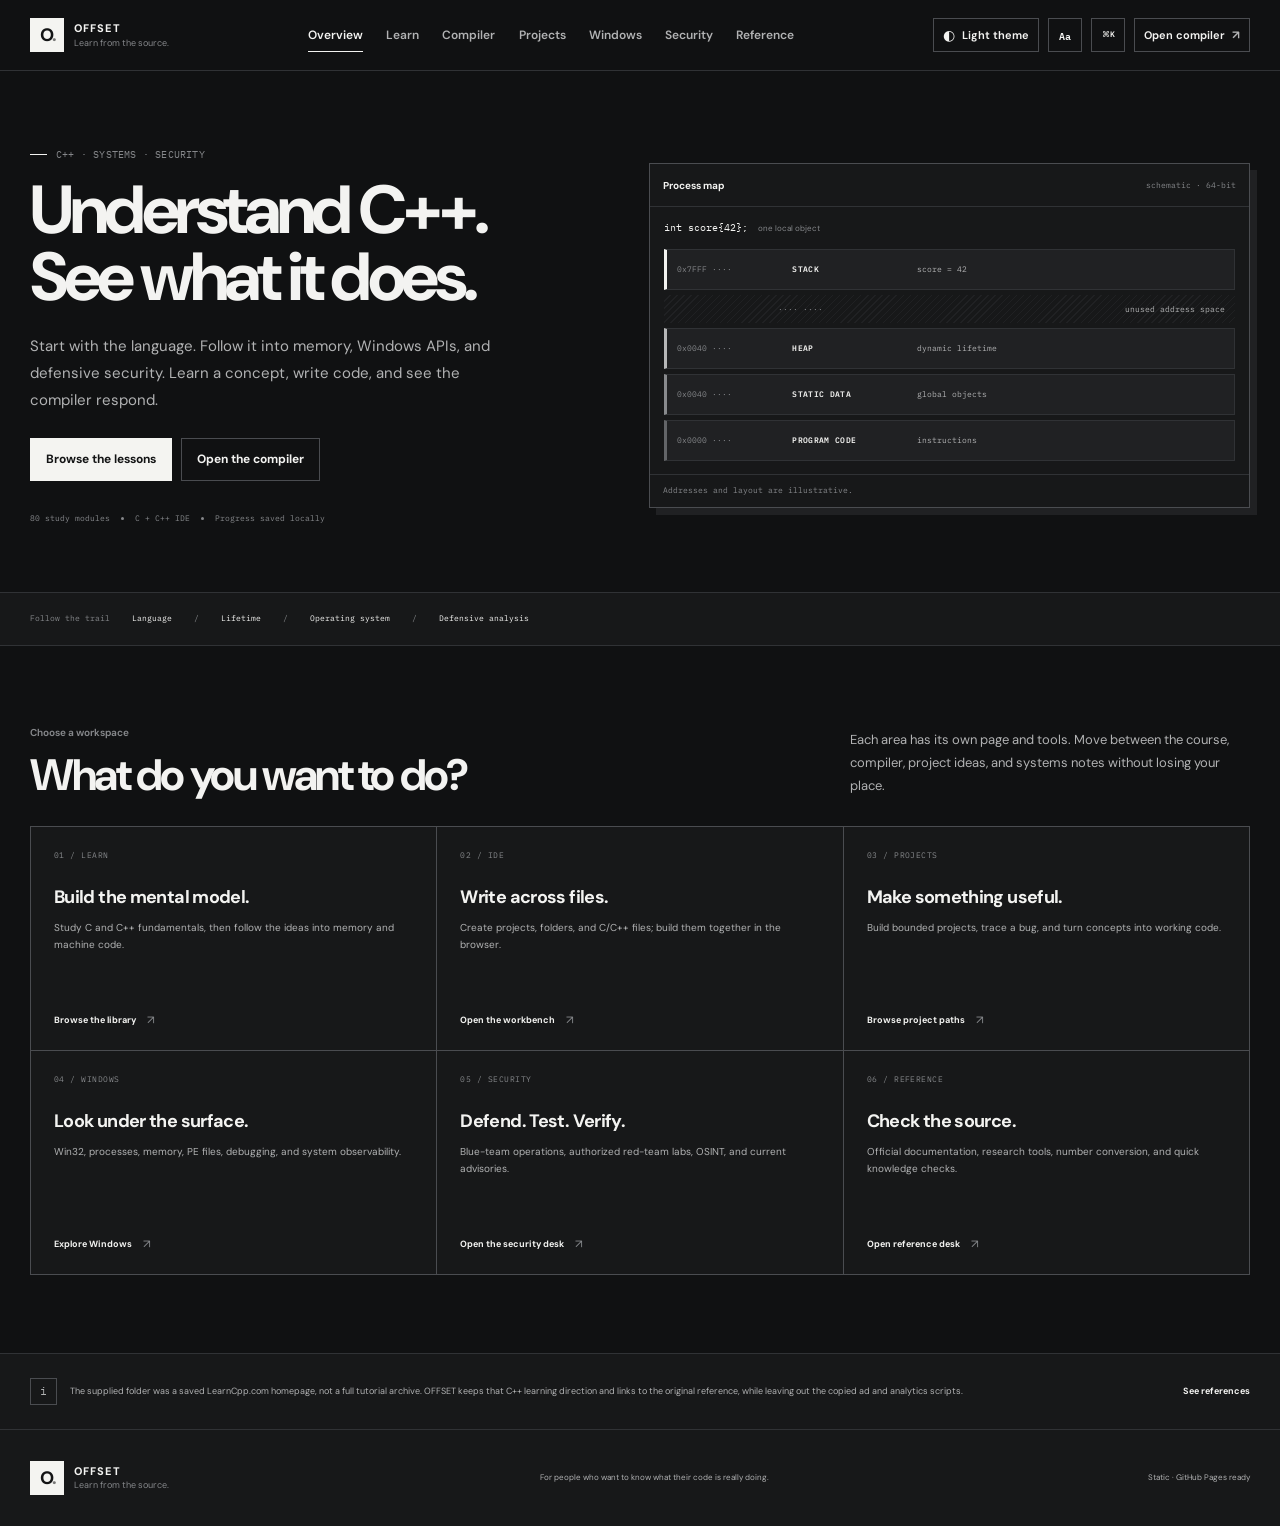
<file: index.html>
<!doctype html>
<html lang="en" data-theme="dark">
  <head>
    <meta charset="utf-8">
    <meta name="viewport" content="width=device-width, initial-scale=1">
    <meta name="theme-color" content="#101112">
    <meta name="description" content="Learn modern C++, build projects, and explore Windows systems and defensive security.">
    <title>OFFSET — C++ from source to system</title>
    <script>try{const saved=localStorage.getItem("offset.theme");if(saved==="light"||saved==="dark")document.documentElement.dataset.theme=saved}catch{}</script>
    <link rel="icon" type="image/svg+xml" href="./favicon.svg">
    <link rel="preconnect" href="https://fonts.googleapis.com">
    <link rel="preconnect" href="https://fonts.gstatic.com" crossorigin>
    <link href="https://fonts.googleapis.com/css2?family=DM+Sans:wght@400;500;600;700;800&family=IBM+Plex+Mono:wght@400;500;600&display=swap" rel="stylesheet">
    <link rel="stylesheet" href="./assets/css/styles.css">
    <script src="./assets/js/app.js" defer></script>
    <script src="./assets/js/lessons-data.js" defer></script>
    <script src="./assets/js/curriculum-data.js" defer></script>
    <script src="./assets/js/home.js" defer></script>
  </head>
  <body>
    <a class="skip-link" href="#main">Skip to content</a>
    <header class="site-header">
      <div class="shell header-inner">
        <a class="brand" href="./index.html" aria-label="OFFSET home"><span class="brand-mark">O<span>.</span></span><span class="brand-copy"><strong>OFFSET</strong><small>Learn from the source.</small></span></a>
        <button class="menu-toggle" id="menu-toggle" type="button" aria-controls="site-nav" aria-expanded="false" aria-label="Open navigation"><span></span><span></span></button>
        <nav class="main-nav" id="site-nav" aria-label="Main navigation">
          <a href="./index.html" aria-current="page">Overview</a>
          <a href="./learn.html">Learn</a>
          <a href="./compiler.html">Compiler</a>
          <a href="./projects.html">Projects</a>
          <a href="./systems.html">Windows</a>
          <a href="./security.html">Security</a>
          <a href="./reference.html">Reference</a>
        </nav>
        <div class="header-tools">
          <button class="theme-toggle" id="theme-toggle" type="button" aria-label="Switch to light theme" aria-pressed="false"><span id="theme-icon" aria-hidden="true">◐</span><span id="theme-label">Light theme</span></button>
          <a class="header-cta" href="./compiler.html">Open compiler <span aria-hidden="true">↗</span></a>
        </div>
      </div>
    </header>

    <main id="main">
      <section class="home-hero">
        <div class="shell home-hero-grid">
          <div class="home-hero-copy">
            <p class="eyebrow"><span class="eyebrow-mark"></span>C++ · SYSTEMS · SECURITY</p>
            <h1>Understand C++.<br>See what it does.</h1>
            <p class="hero-description">Start with the language. Follow it into memory, Windows APIs, and defensive security. Learn a concept, write code, and see the compiler respond.</p>
            <div class="hero-buttons">
              <a class="button button-primary" href="./learn.html">Browse the lessons</a>
              <a class="button button-secondary" href="./compiler.html">Open the compiler</a>
            </div>
            <div class="home-facts"><span id="home-module-count">Eight learning tracks</span><i></i><span>C + C++ IDE</span><i></i><span>Progress saved locally</span></div>
          </div>

          <figure class="address-board">
            <figcaption class="address-board-head"><span>Process map</span><span>schematic · 64-bit</span></figcaption>
            <div class="address-source"><code>int score{42};</code><span>one local object</span></div>
            <div class="address-regions" aria-label="Simplified process memory regions">
              <div class="address-region region-stack"><span>0x7FFF ····</span><strong>Stack</strong><code>score = 42</code></div>
              <div class="address-gap"><span>···· ····</span><span>unused address space</span></div>
              <div class="address-region region-heap"><span>0x0040 ····</span><strong>Heap</strong><code>dynamic lifetime</code></div>
              <div class="address-region region-data"><span>0x0040 ····</span><strong>Static data</strong><code>global objects</code></div>
              <div class="address-region region-code"><span>0x0000 ····</span><strong>Program code</strong><code>instructions</code></div>
            </div>
            <p class="address-board-foot">Addresses and layout are illustrative.</p>
          </figure>
        </div>
      </section>

      <section class="home-sequence" aria-label="Learning path">
        <div class="shell sequence-inner"><span>Follow the trail</span><b>Language</b><i>/</i><b>Lifetime</b><i>/</i><b>Operating system</b><i>/</i><b>Defensive analysis</b></div>
      </section>

      <section class="section route-section" aria-labelledby="route-title">
        <div class="shell">
          <div class="section-heading">
            <div><p class="section-kicker">Choose a workspace</p><h2 id="route-title">What do you want to do?</h2></div>
            <p>Each area has its own page and tools. Move between the course, compiler, project ideas, and systems notes without losing your place.</p>
          </div>
          <div class="workspace-grid">
            <a class="workspace-item workspace-learn" href="./learn.html"><span class="workspace-index">01 / LEARN</span><h3>Build the mental model.</h3><p>Study C and C++ fundamentals, then follow the ideas into memory and machine code.</p><span class="workspace-link">Browse the library <b>↗</b></span></a>
            <a class="workspace-item workspace-compiler" href="./compiler.html"><span class="workspace-index">02 / IDE</span><h3>Write across files.</h3><p>Create projects, folders, and C/C++ files; build them together in the browser.</p><span class="workspace-link">Open the workbench <b>↗</b></span></a>
            <a class="workspace-item workspace-projects" href="./projects.html"><span class="workspace-index">03 / PROJECTS</span><h3>Make something useful.</h3><p>Build bounded projects, trace a bug, and turn concepts into working code.</p><span class="workspace-link">Browse project paths <b>↗</b></span></a>
            <a class="workspace-item workspace-systems" href="./systems.html"><span class="workspace-index">04 / WINDOWS</span><h3>Look under the surface.</h3><p>Win32, processes, memory, PE files, debugging, and system observability.</p><span class="workspace-link">Explore Windows <b>↗</b></span></a>
            <a class="workspace-item workspace-security" href="./security.html"><span class="workspace-index">05 / SECURITY</span><h3>Defend. Test. Verify.</h3><p>Blue-team operations, authorized red-team labs, OSINT, and current advisories.</p><span class="workspace-link">Open the security desk <b>↗</b></span></a>
            <a class="workspace-item workspace-reference" href="./reference.html"><span class="workspace-index">06 / REFERENCE</span><h3>Check the source.</h3><p>Official documentation, research tools, number conversion, and quick knowledge checks.</p><span class="workspace-link">Open reference desk <b>↗</b></span></a>
          </div>
        </div>
      </section>

      <section class="home-source-section">
        <div class="shell source-line"><span class="source-symbol" aria-hidden="true">i</span><p>The supplied folder was a saved LearnCpp.com homepage, not a full tutorial archive. OFFSET keeps that C++ learning direction and links to the original reference, while leaving out the copied ad and analytics scripts.</p><a href="./reference.html">See references</a></div>
      </section>
    </main>

    <footer class="site-footer"><div class="shell footer-inner"><a class="brand footer-brand" href="./index.html"><span class="brand-mark">O<span>.</span></span><span class="brand-copy"><strong>OFFSET</strong><small>Learn from the source.</small></span></a><p>For people who want to know what their code is really doing.</p><span class="footer-note">Static · GitHub Pages ready</span></div></footer>
  </body>
</html>
</file>
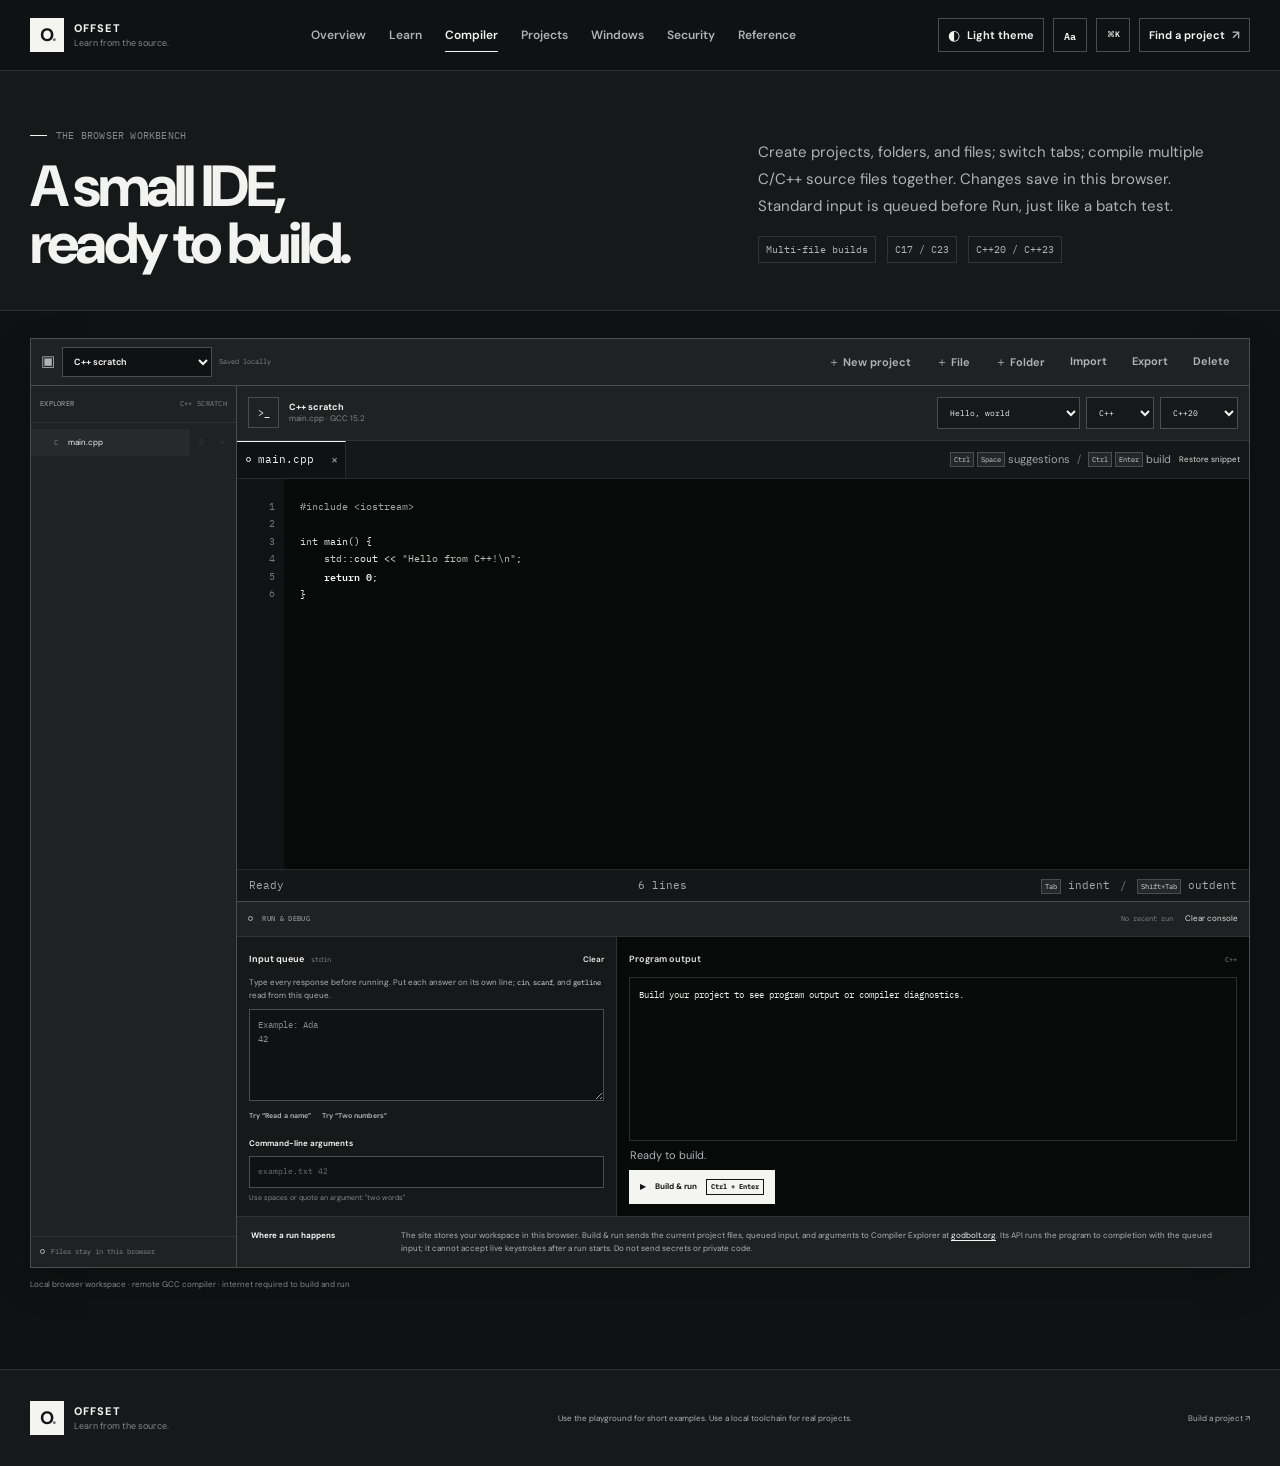
<file: compiler.html>
<!doctype html>
<html lang="en" data-theme="dark">
  <head>
    <meta charset="utf-8">
    <meta name="viewport" content="width=device-width, initial-scale=1">
    <meta name="theme-color" content="#101112">
    <meta name="description" content="Write and run C or C++ in a browser compiler with standard input, command-line arguments, syntax help, and autocomplete.">
    <title>C / C++ Compiler — OFFSET</title>
    <script>try{const saved=localStorage.getItem("offset.theme");if(saved==="light"||saved==="dark")document.documentElement.dataset.theme=saved}catch{}</script>
    <link rel="icon" type="image/svg+xml" href="./favicon.svg">
    <link rel="preconnect" href="https://fonts.googleapis.com"><link rel="preconnect" href="https://fonts.gstatic.com" crossorigin>
    <link href="https://fonts.googleapis.com/css2?family=DM+Sans:wght@400;500;600;700;800&family=IBM+Plex+Mono:wght@400;500;600&display=swap" rel="stylesheet">
    <link rel="stylesheet" href="./assets/css/styles.css">
    <script src="./assets/js/app.js" defer></script>
    <script src="./assets/js/editor-data.js" defer></script>
    <script src="./assets/js/lessons-data.js" defer></script>
    <script src="./assets/js/curriculum-data.js" defer></script>
    <script src="./assets/js/deep-lessons-utils.js" defer></script>
    <script src="./assets/js/deep-lessons-cpp.js" defer></script>
    <script src="./assets/js/deep-lessons-c.js" defer></script>
    <script src="./assets/js/deep-lessons-systems.js" defer></script>
    <script src="./assets/js/deep-lessons-security.js" defer></script>
    <script src="./assets/js/deep-lessons-fieldwork.js" defer></script>
    <script src="./assets/js/deep-expansion-cpp.js" defer></script>
    <script src="./assets/js/deep-expansion-c.js" defer></script>
    <script src="./assets/js/deep-expansion-lowlevel.js" defer></script>
    <script src="./assets/js/deep-expansion-windows.js" defer></script>
    <script src="./assets/js/deep-expansion-security.js" defer></script>
    <script src="./assets/js/deep-expansion-blue.js" defer></script>
    <script src="./assets/js/deep-expansion-fieldwork.js" defer></script>
    <script src="./assets/js/compiler.js" defer></script>
    <script src="./assets/js/editor.js" defer></script>
  </head>
  <body>
    <a class="skip-link" href="#main">Skip to content</a>
    <header class="site-header"><div class="shell header-inner">
      <a class="brand" href="./index.html" aria-label="OFFSET home"><span class="brand-mark">O<span>.</span></span><span class="brand-copy"><strong>OFFSET</strong><small>Learn from the source.</small></span></a>
      <button class="menu-toggle" id="menu-toggle" type="button" aria-controls="site-nav" aria-expanded="false" aria-label="Open navigation"><span></span><span></span></button>
      <nav class="main-nav" id="site-nav" aria-label="Main navigation"><a href="./index.html">Overview</a><a href="./learn.html">Learn</a><a href="./compiler.html" aria-current="page">Compiler</a><a href="./projects.html">Projects</a><a href="./systems.html">Windows</a><a href="./security.html">Security</a><a href="./reference.html">Reference</a></nav>
      <div class="header-tools"><button class="theme-toggle" id="theme-toggle" type="button" aria-label="Switch to light theme" aria-pressed="false"><span id="theme-icon" aria-hidden="true">◐</span><span id="theme-label">Light theme</span></button><a class="header-cta" href="./projects.html">Find a project <span aria-hidden="true">↗</span></a></div>
    </div></header>

    <main id="main" class="page-main compiler-page">
      <section class="page-intro compiler-intro"><div class="shell page-intro-grid"><div><p class="eyebrow"><span class="eyebrow-mark"></span>THE BROWSER WORKBENCH</p><h1>A small IDE,<br>ready to build.</h1></div><div><p class="page-lede">Create projects, folders, and files; switch tabs; compile multiple C/C++ source files together. Changes save in this browser. Standard input is queued before Run, just like a batch test.</p><p class="page-meta"><span>Multi-file builds</span><span>C17 / C23</span><span>C++20 / C++23</span></p></div></div></section>

      <section class="section compiler-section" aria-label="C and C++ compiler">
        <div class="shell">
          <div class="ide-window">
            <div class="ide-project-bar">
              <div class="ide-project-select"><span class="ide-project-glyph" aria-hidden="true">▣</span><label for="project-select" class="visually-hidden">Current project</label><select id="project-select" aria-label="Current project"></select><span id="workspace-save-state" role="status">Saved locally</span></div>
              <div class="ide-project-actions"><button class="ide-action" id="new-project" type="button"><span aria-hidden="true">＋</span> New project</button><button class="ide-action" id="new-file" type="button"><span aria-hidden="true">＋</span> File</button><button class="ide-action" id="new-folder" type="button"><span aria-hidden="true">＋</span> Folder</button><button class="ide-action" id="import-project" type="button">Import</button><button class="ide-action" id="export-project" type="button">Export</button><button class="ide-action ide-action-danger" id="delete-project" type="button">Delete</button><input class="visually-hidden" id="import-project-file" type="file" accept="application/json,.json" aria-label="Choose a project JSON file"></div>
            </div>

            <div class="ide-layout">
              <aside class="ide-explorer" aria-label="Project files">
                <div class="explorer-title"><span>EXPLORER</span><span id="explorer-project-name">WORKSPACE</span></div>
                <div id="workspace-tree" class="workspace-tree" role="tree" aria-label="Project file tree"></div>
                <div class="explorer-foot"><span class="local-dot" aria-hidden="true"></span> Files stay in this browser</div>
              </aside>

              <div class="ide-main">
                <div class="compiler-toolbar">
                  <div class="compiler-title"><span class="compiler-mark" aria-hidden="true">&gt;_</span><span><strong id="compiler-project-title">Project</strong><small id="compiler-file-label">main.cpp · GCC 15.2</small></span></div>
                  <div class="compiler-selects">
                    <label><span class="visually-hidden">Load code example</span><select id="example-select" aria-label="Load code example"></select></label>
                    <label><span class="visually-hidden">Language</span><select id="language-select" aria-label="Language"><option value="cpp">C++</option><option value="c">C</option></select></label>
                    <label><span class="visually-hidden">Language standard</span><select id="standard-select" aria-label="Language standard"></select></label>
                  </div>
                </div>

                <div class="editor-tabs-bar"><div id="editor-tabs" class="editor-tabs" role="tablist" aria-label="Open files"></div><span class="editor-hint"><kbd>Ctrl</kbd><kbd>Space</kbd> suggestions <b>/</b> <kbd>Ctrl</kbd><kbd>Enter</kbd> build</span><button class="editor-text-button" id="reset-code" type="button">Restore snippet</button></div>

                <div class="editor-wrap compiler-editor-wrap" id="editor-wrap">
                  <div class="line-numbers" id="line-numbers" aria-hidden="true"></div>
                  <pre class="syntax-layer" aria-hidden="true"><code id="syntax-code"></code></pre>
                  <textarea id="code-editor" aria-label="C or C++ source code" aria-autocomplete="list" aria-controls="completion-popup" aria-expanded="false" spellcheck="false" autocapitalize="off" autocomplete="off" autocorrect="off" wrap="off">#include &lt;iostream&gt;

int main() {
    std::cout &lt;&lt; "Hello from C++!\n";
    return 0;
}</textarea>
                  <div class="completion-popup" id="completion-popup" role="listbox" aria-label="Code suggestions" hidden></div>
                </div>

                <div class="editor-status compiler-editor-status"><span id="editor-state">Ready</span><span id="line-count">6 lines</span><span><kbd>Tab</kbd> indent <b>/</b> <kbd>Shift+Tab</kbd> outdent</span></div>

                <section class="ide-terminal" aria-label="Program input and output">
                  <div class="terminal-titlebar"><span><i aria-hidden="true"></i> RUN &amp; DEBUG</span><span id="terminal-run-state">No recent run</span><button class="editor-text-button" id="clear-output" type="button">Clear console</button></div>
                  <div class="terminal-grid">
                    <div class="terminal-input-column">
                      <div class="terminal-section-heading"><label for="stdin-input">Input queue <code>stdin</code></label><button class="editor-text-button" id="clear-input" type="button">Clear</button></div>
                      <p class="terminal-help">Type every response before running. Put each answer on its own line; <code>cin</code>, <code>scanf</code>, and <code>getline</code> read from this queue.</p>
                      <textarea id="stdin-input" rows="5" aria-label="Queued standard input" placeholder="Example: Ada&#10;42"></textarea>
                      <div class="input-utilities"><button class="text-button" id="try-name-input" type="button">Try “Read a name”</button><button class="text-button" id="try-number-input" type="button">Try “Two numbers”</button></div>
                      <label class="arguments-label" for="program-arguments">Command-line arguments</label><input id="program-arguments" type="text" placeholder="example.txt 42"><small>Use spaces or quote an argument: "two words"</small>
                    </div>
                    <div class="terminal-output-column">
                      <div class="terminal-section-heading"><span>Program output</span><span class="terminal-language" id="terminal-language">C++</span></div>
                      <pre class="compiler-output" id="compiler-output" aria-label="Program output and compiler diagnostics" aria-live="polite">Build your project to see program output or compiler diagnostics.</pre>
                      <p class="compiler-status" id="compiler-status" data-state="idle" role="status">Ready to build.</p>
                      <button class="button button-primary button-run" id="run-code" type="button"><span aria-hidden="true">▶</span> Build &amp; run <kbd>Ctrl + Enter</kbd></button>
                    </div>
                  </div>
                  <div class="compiler-disclosure"><strong>Where a run happens</strong><p>The site stores your workspace in this browser. Build &amp; run sends the current project files, queued input, and arguments to Compiler Explorer at <a href="https://godbolt.org/" target="_blank" rel="noopener noreferrer">godbolt.org</a>. Its API runs the program to completion with the queued input; it cannot accept live keystrokes after a run starts. Do not send secrets or private code.</p></div>
                </section>
              </div>
            </div>
          </div>
          <p class="compiler-caption">Local browser workspace · remote GCC compiler · internet required to build and run</p>
        </div>
      </section>
    </main>

    <footer class="site-footer"><div class="shell footer-inner"><a class="brand footer-brand" href="./index.html"><span class="brand-mark">O<span>.</span></span><span class="brand-copy"><strong>OFFSET</strong><small>Learn from the source.</small></span></a><p>Use the playground for short examples. Use a local toolchain for real projects.</p><a class="footer-note" href="./projects.html">Build a project ↗</a></div></footer>

    <dialog class="workspace-dialog" id="workspace-dialog" aria-labelledby="workspace-dialog-title">
      <form id="workspace-form">
        <div class="workspace-dialog-heading"><span class="dialog-symbol" aria-hidden="true">▣</span><div><p>WORKSPACE</p><h2 id="workspace-dialog-title">Create project</h2></div><button class="dialog-close" id="workspace-dialog-close" type="button" aria-label="Close dialog">×</button></div>
        <label class="dialog-field" for="workspace-name"><span id="workspace-name-label">Project name</span><input id="workspace-name" type="text" required maxlength="64" autocomplete="off" placeholder="my-project"></label>
        <label class="dialog-field" id="workspace-language-field" for="workspace-language"><span>Language</span><select id="workspace-language"><option value="cpp">C++</option><option value="c">C</option></select></label>
        <label class="dialog-field" id="workspace-template-field" for="workspace-template"><span>Starting point</span><select id="workspace-template"><option value="hello">Single-file hello world</option><option value="multi">Multi-file C++ example</option><option value="empty">Empty main file</option></select></label>
        <p class="workspace-dialog-error" id="workspace-dialog-error" role="alert" hidden></p>
        <div class="workspace-dialog-actions"><button class="button button-secondary" id="workspace-cancel" type="button">Cancel</button><button class="button button-primary" id="workspace-submit" type="submit">Create project</button></div>
      </form>
    </dialog>
  </body>
</html>
</file>
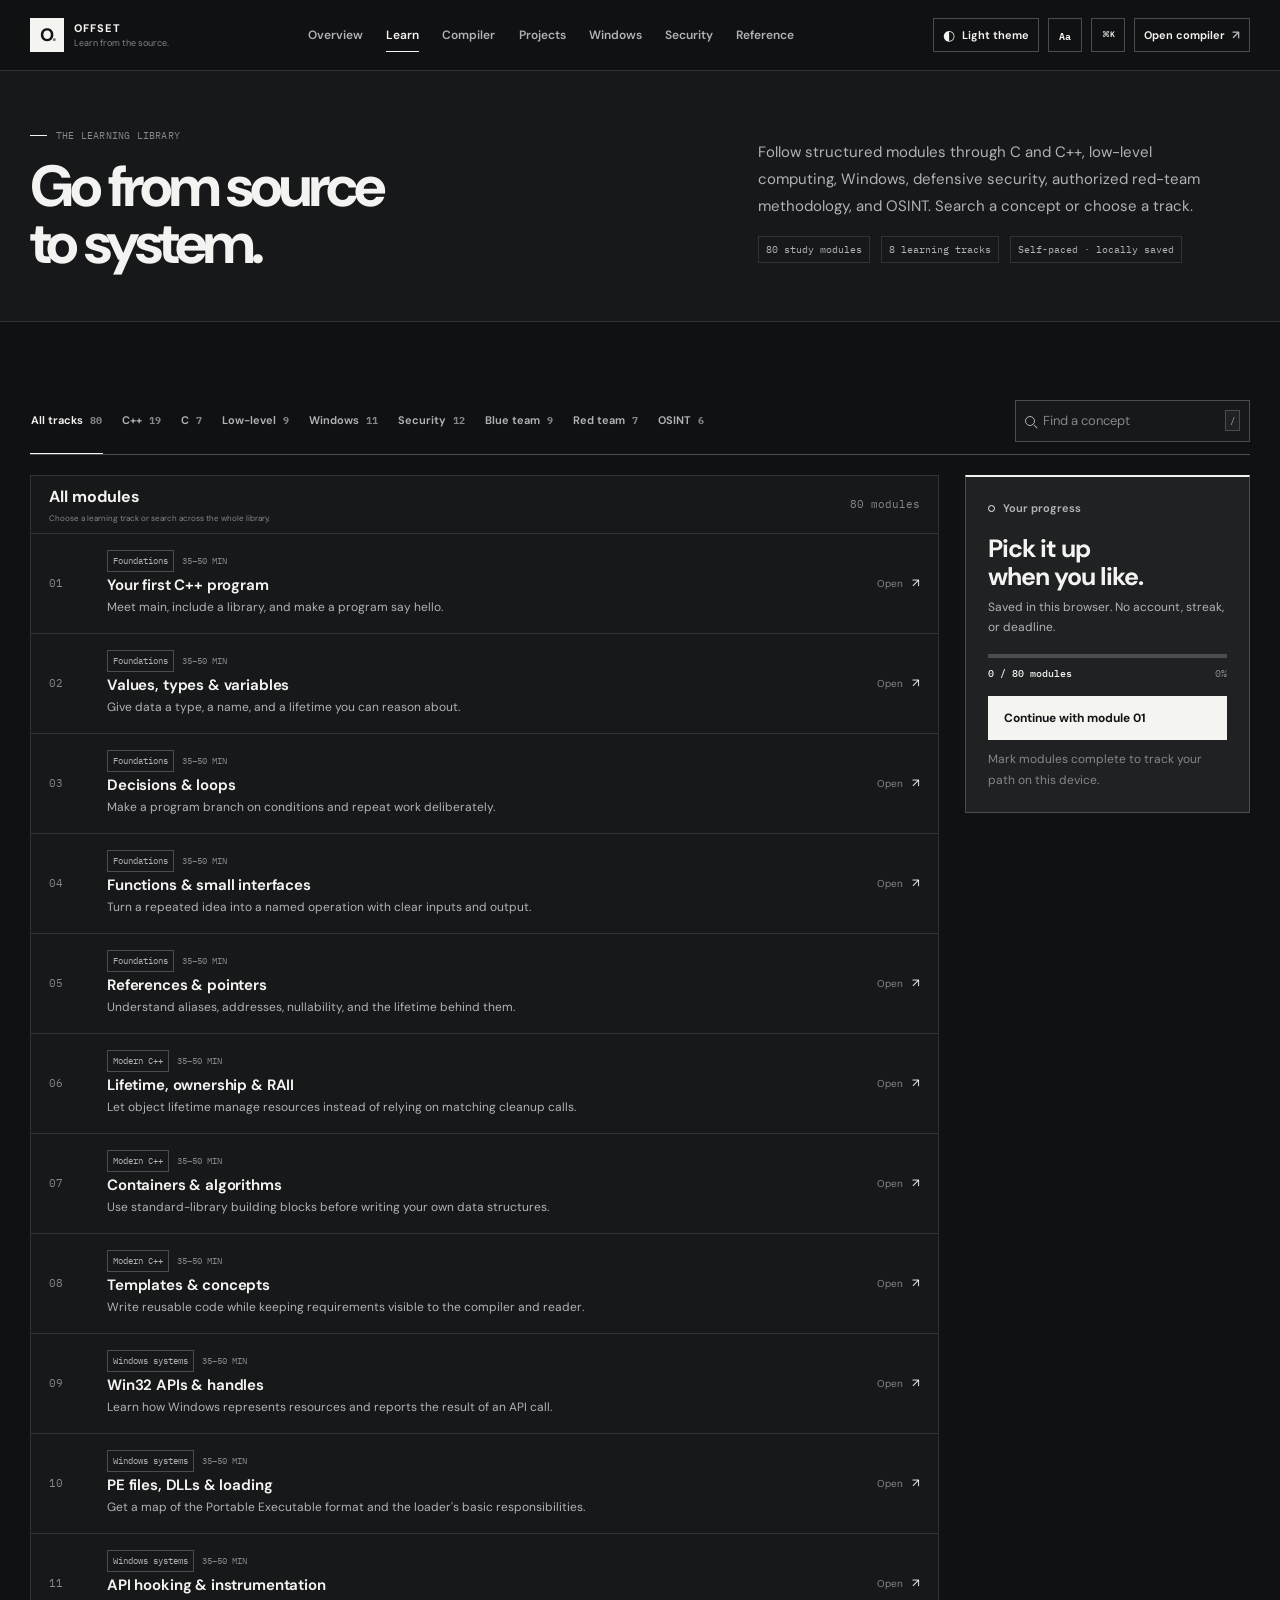
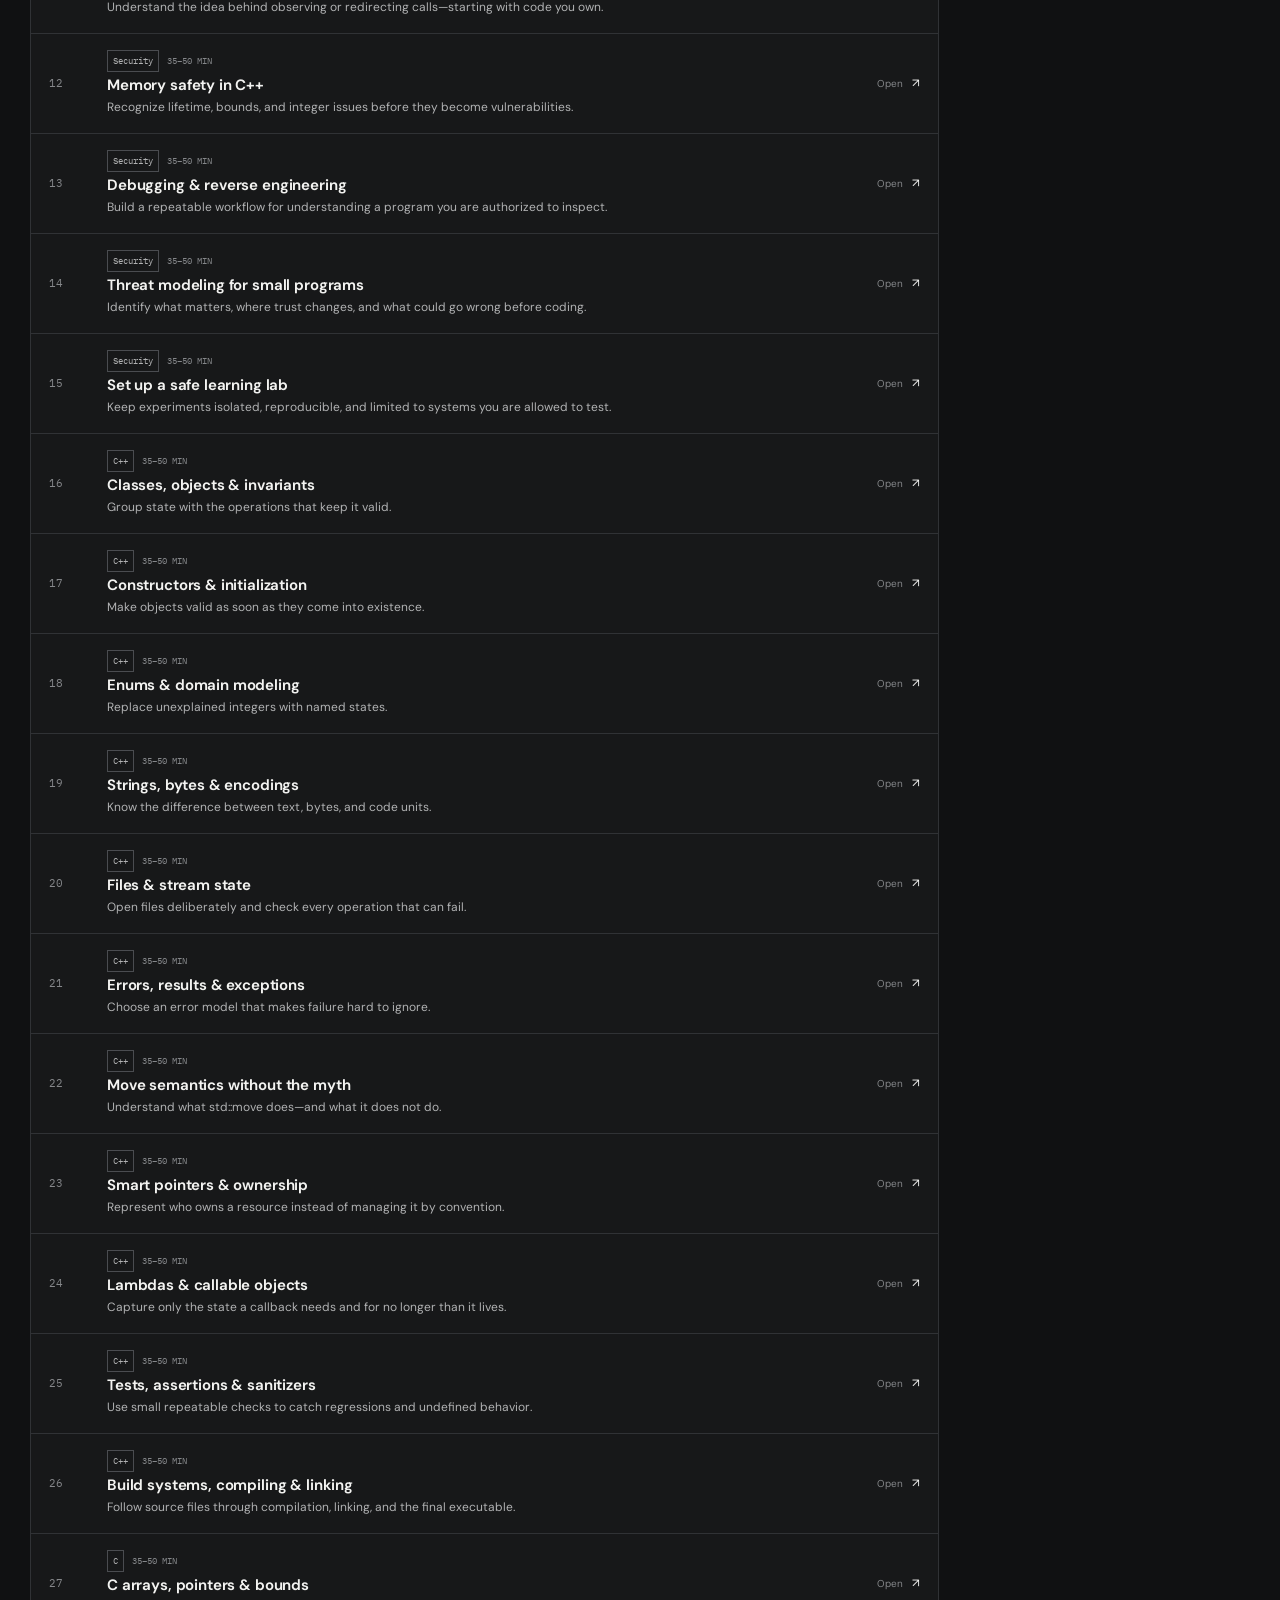
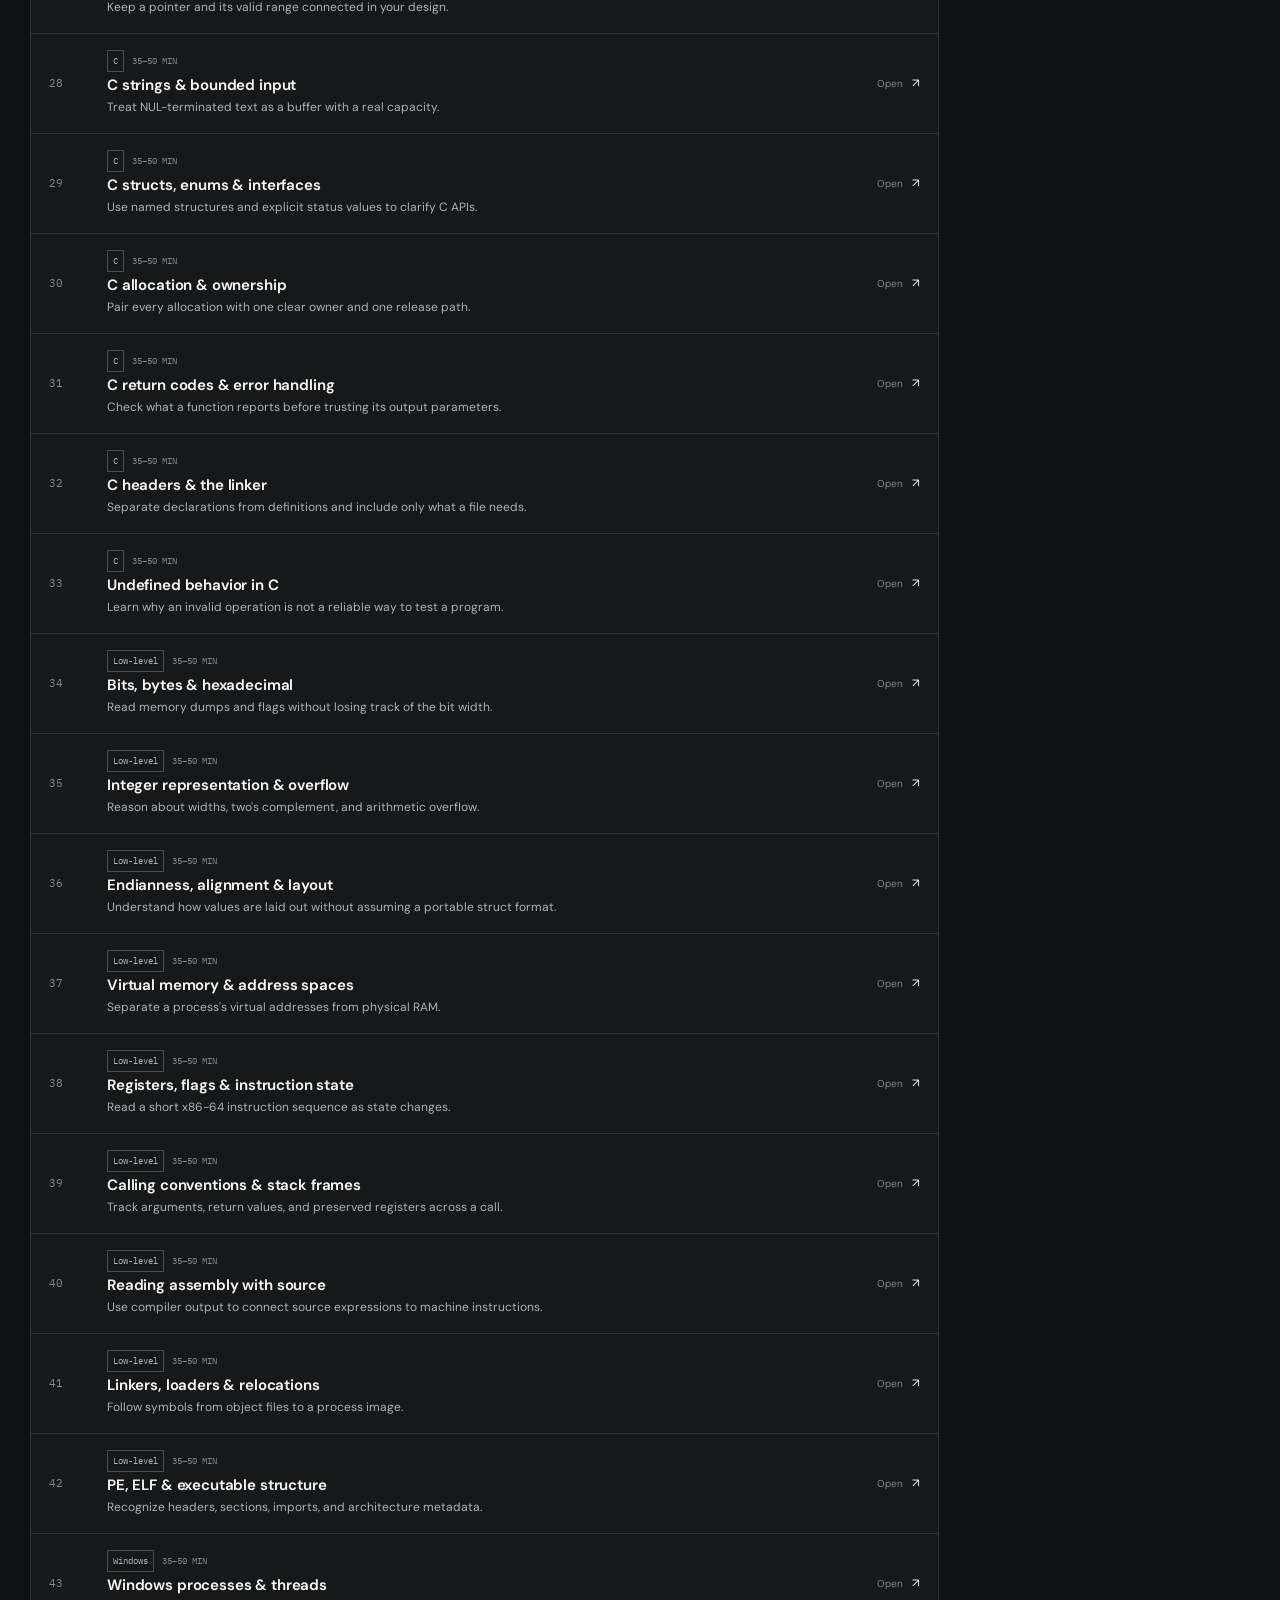
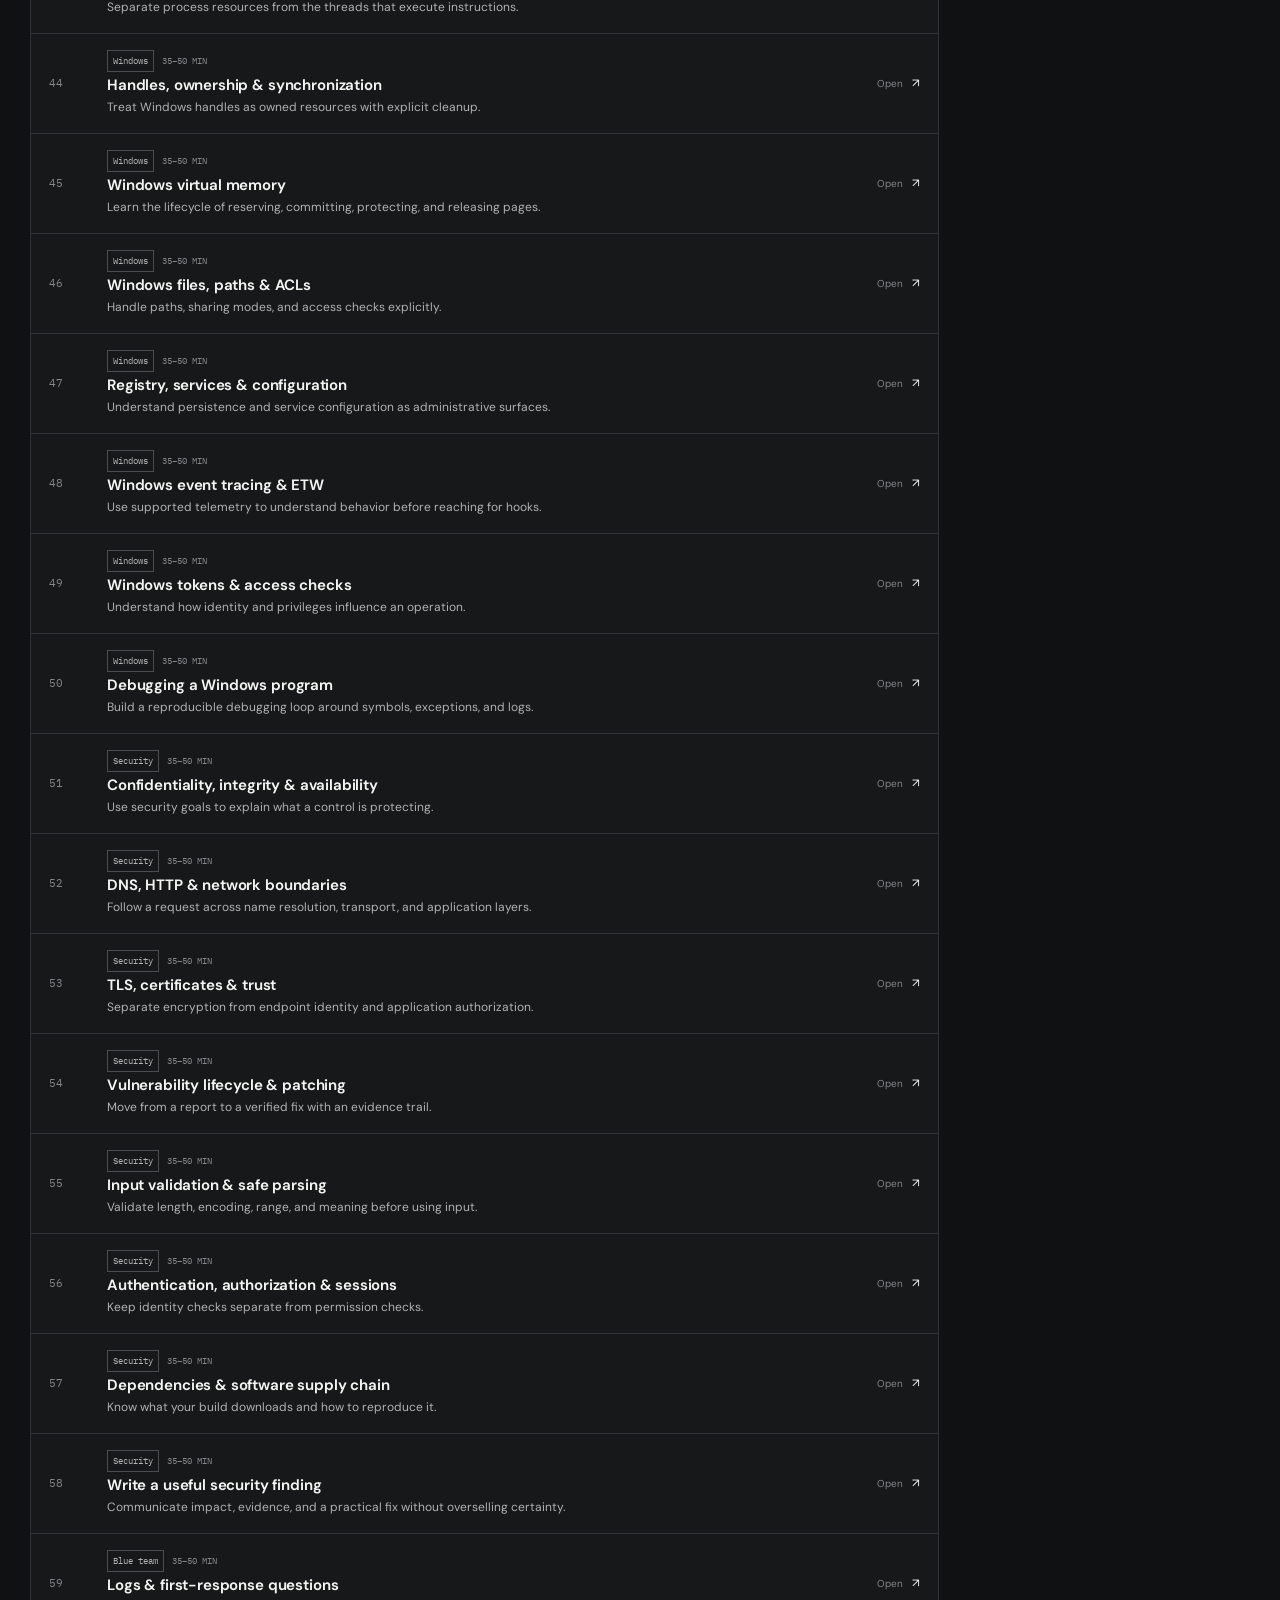
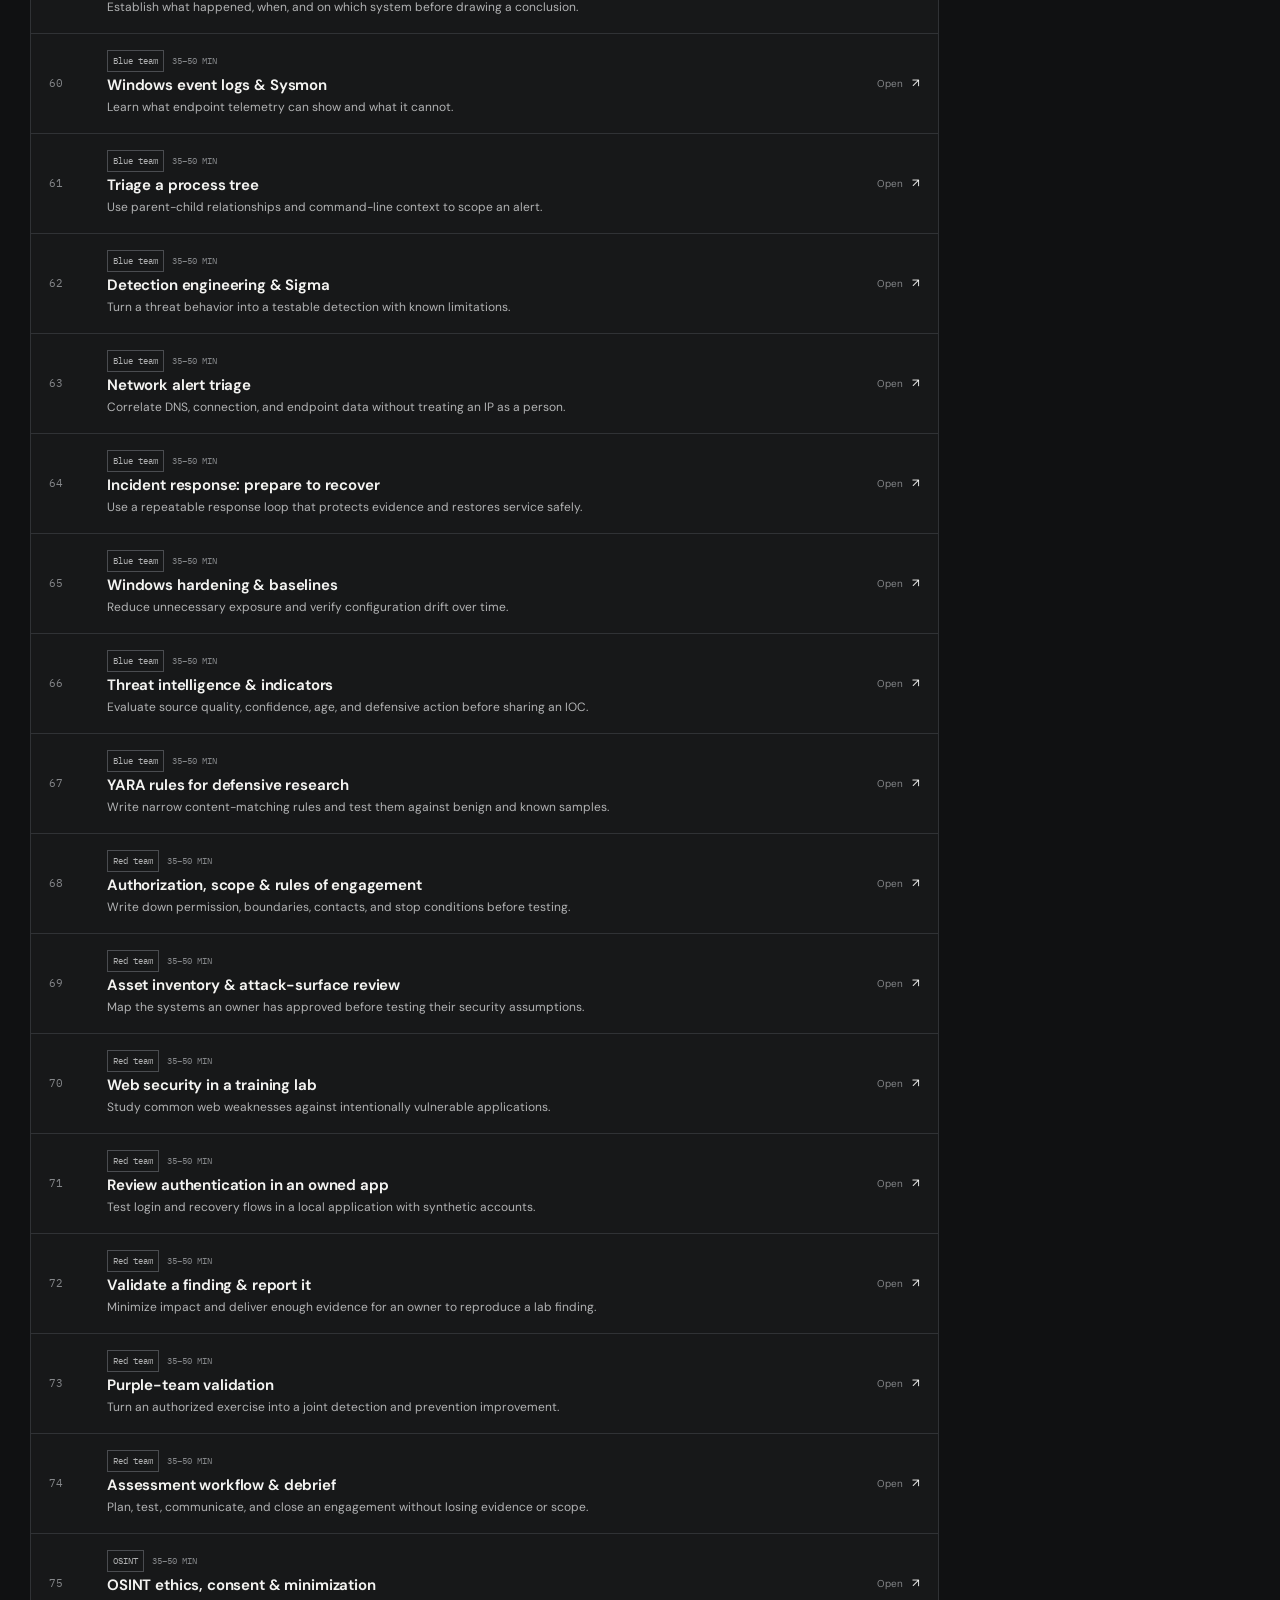
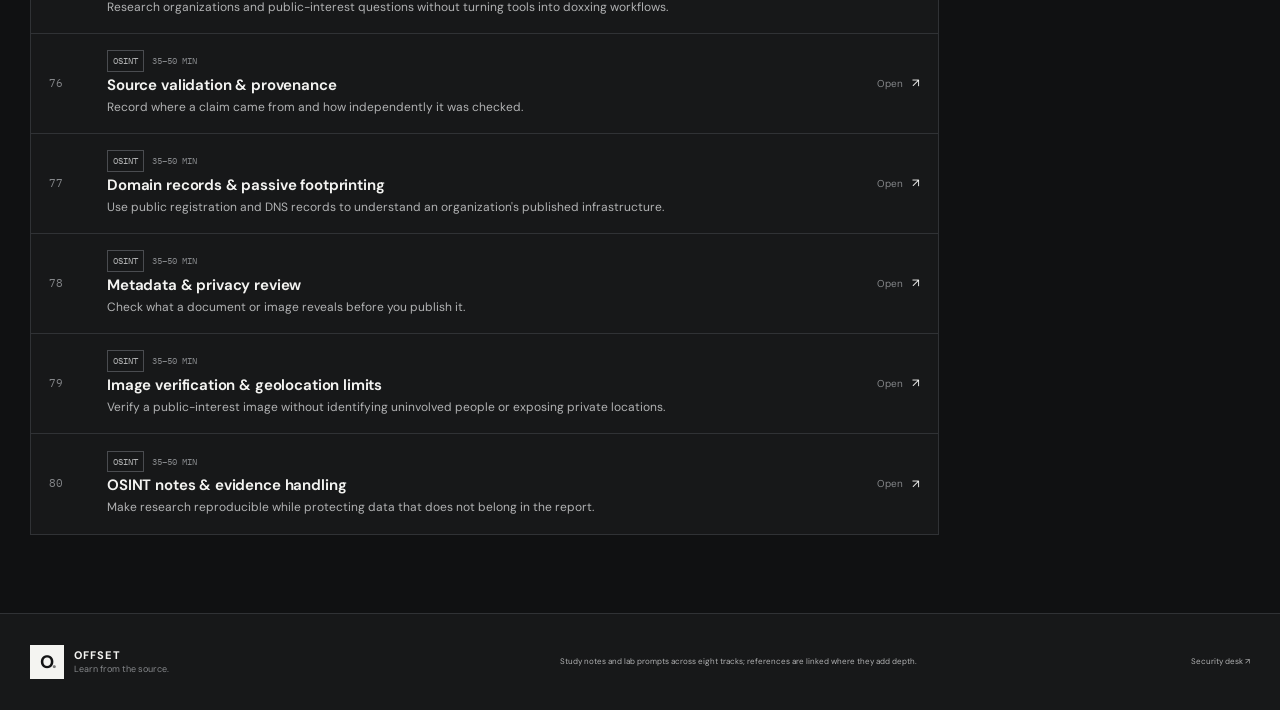
<file: learn.html>
<!doctype html>
<html lang="en" data-theme="dark">
  <head>
    <meta charset="utf-8">
    <meta name="viewport" content="width=device-width, initial-scale=1">
    <meta name="theme-color" content="#101112">
    <meta name="description" content="Long-form C/C++, low-level, Windows, security, red-team, blue-team, and OSINT study modules.">
    <title>Learning Library — OFFSET</title>
    <script>try{const saved=localStorage.getItem("offset.theme");if(saved==="light"||saved==="dark")document.documentElement.dataset.theme=saved}catch{}</script>
    <link rel="icon" type="image/svg+xml" href="./favicon.svg">
    <link rel="preconnect" href="https://fonts.googleapis.com"><link rel="preconnect" href="https://fonts.gstatic.com" crossorigin>
    <link href="https://fonts.googleapis.com/css2?family=DM+Sans:wght@400;500;600;700;800&family=IBM+Plex+Mono:wght@400;500;600&display=swap" rel="stylesheet">
    <link rel="stylesheet" href="./assets/css/styles.css">
    <script src="./assets/js/app.js" defer></script>
    <script src="./assets/js/lessons-data.js" defer></script>
    <script src="./assets/js/curriculum-data.js" defer></script>
    <script src="./assets/js/deep-lessons-utils.js" defer></script>
    <script src="./assets/js/deep-lessons-cpp.js" defer></script>
    <script src="./assets/js/deep-lessons-c.js" defer></script>
    <script src="./assets/js/deep-lessons-systems.js" defer></script>
    <script src="./assets/js/deep-lessons-security.js" defer></script>
    <script src="./assets/js/deep-lessons-fieldwork.js" defer></script>
    <script src="./assets/js/deep-expansion-cpp.js" defer></script>
    <script src="./assets/js/deep-expansion-c.js" defer></script>
    <script src="./assets/js/deep-expansion-lowlevel.js" defer></script>
    <script src="./assets/js/deep-expansion-windows.js" defer></script>
    <script src="./assets/js/deep-expansion-security.js" defer></script>
    <script src="./assets/js/deep-expansion-blue.js" defer></script>
    <script src="./assets/js/deep-expansion-fieldwork.js" defer></script>
    <script src="./assets/js/learn.js" defer></script>
  </head>
  <body>
    <a class="skip-link" href="#main">Skip to content</a>
    <header class="site-header"><div class="shell header-inner">
      <a class="brand" href="./index.html" aria-label="OFFSET home"><span class="brand-mark">O<span>.</span></span><span class="brand-copy"><strong>OFFSET</strong><small>Learn from the source.</small></span></a>
      <button class="menu-toggle" id="menu-toggle" type="button" aria-controls="site-nav" aria-expanded="false" aria-label="Open navigation"><span></span><span></span></button>
      <nav class="main-nav" id="site-nav" aria-label="Main navigation"><a href="./index.html">Overview</a><a href="./learn.html" aria-current="page">Learn</a><a href="./compiler.html">Compiler</a><a href="./projects.html">Projects</a><a href="./systems.html">Windows</a><a href="./security.html">Security</a><a href="./reference.html">Reference</a></nav>
      <div class="header-tools"><button class="theme-toggle" id="theme-toggle" type="button" aria-label="Switch to light theme" aria-pressed="false"><span id="theme-icon" aria-hidden="true">◐</span><span id="theme-label">Light theme</span></button><a class="header-cta" href="./compiler.html">Open compiler <span aria-hidden="true">↗</span></a></div>
    </div></header>

    <main id="main" class="page-main">
      <section class="page-intro"><div class="shell page-intro-grid"><div><p class="eyebrow"><span class="eyebrow-mark"></span>THE LEARNING LIBRARY</p><h1>Go from source<br>to system.</h1></div><div><p class="page-lede">Follow structured modules through C and C++, low-level computing, Windows, defensive security, authorized red-team methodology, and OSINT. Search a concept or choose a track.</p><p class="page-meta"><span id="lesson-total">Loading modules</span><span id="track-total">8 tracks</span><span>Self-paced · locally saved</span></p></div></div></section>

      <section class="section learn-section" id="course" aria-labelledby="course-title">
        <div class="shell">
          <div class="lesson-controls">
            <div class="filter-group track-filters" id="track-filters" role="group" aria-label="Filter modules by learning track"></div>
            <label class="search-field"><span class="search-glass" aria-hidden="true"></span><span class="visually-hidden">Search modules</span><input id="lesson-search" type="search" placeholder="Find a concept" autocomplete="off"><kbd>/</kbd></label>
          </div>

          <div class="learn-layout">
            <section class="lesson-index" aria-labelledby="course-title">
              <div class="list-heading"><div><h2 id="course-title" tabindex="-1">All modules</h2><p id="track-summary">Choose a learning track or search across the whole library.</p></div><span id="visible-count">0 modules</span></div>
              <div class="lesson-grid" id="lesson-grid" aria-live="polite"></div>
              <p class="empty-state" id="empty-state" hidden>No modules match that search. Try another term.</p>
            </section>
            <aside class="progress-panel" aria-labelledby="progress-title">
              <p class="progress-label-top"><span class="progress-marker" aria-hidden="true"></span> Your progress</p>
              <h3 id="progress-title">Pick it up<br>when you like.</h3>
              <p class="progress-copy">Saved in this browser. No account, streak, or deadline.</p>
              <div class="progress-meter" role="progressbar" aria-label="Library progress" aria-valuemin="0" aria-valuemax="0" aria-valuenow="0"><span class="progress-fill" id="progress-fill"></span></div>
              <div class="progress-numbers"><strong id="progress-count">0 modules</strong><span id="progress-percent">0%</span></div>
              <button class="button button-progress" id="continue-learning" type="button">Start learning</button>
              <p class="progress-note">Mark modules complete to track your path on this device.</p>
            </aside>
          </div>
          <section class="lesson-reader" id="lesson-reader" aria-live="polite" tabindex="-1" hidden></section>
        </div>
      </section>
    </main>

    <footer class="site-footer"><div class="shell footer-inner"><a class="brand footer-brand" href="./index.html"><span class="brand-mark">O<span>.</span></span><span class="brand-copy"><strong>OFFSET</strong><small>Learn from the source.</small></span></a><p>Study notes and lab prompts across eight tracks; references are linked where they add depth.</p><a class="footer-note" href="./security.html">Security desk ↗</a></div></footer>
  </body>
</html>
</file>
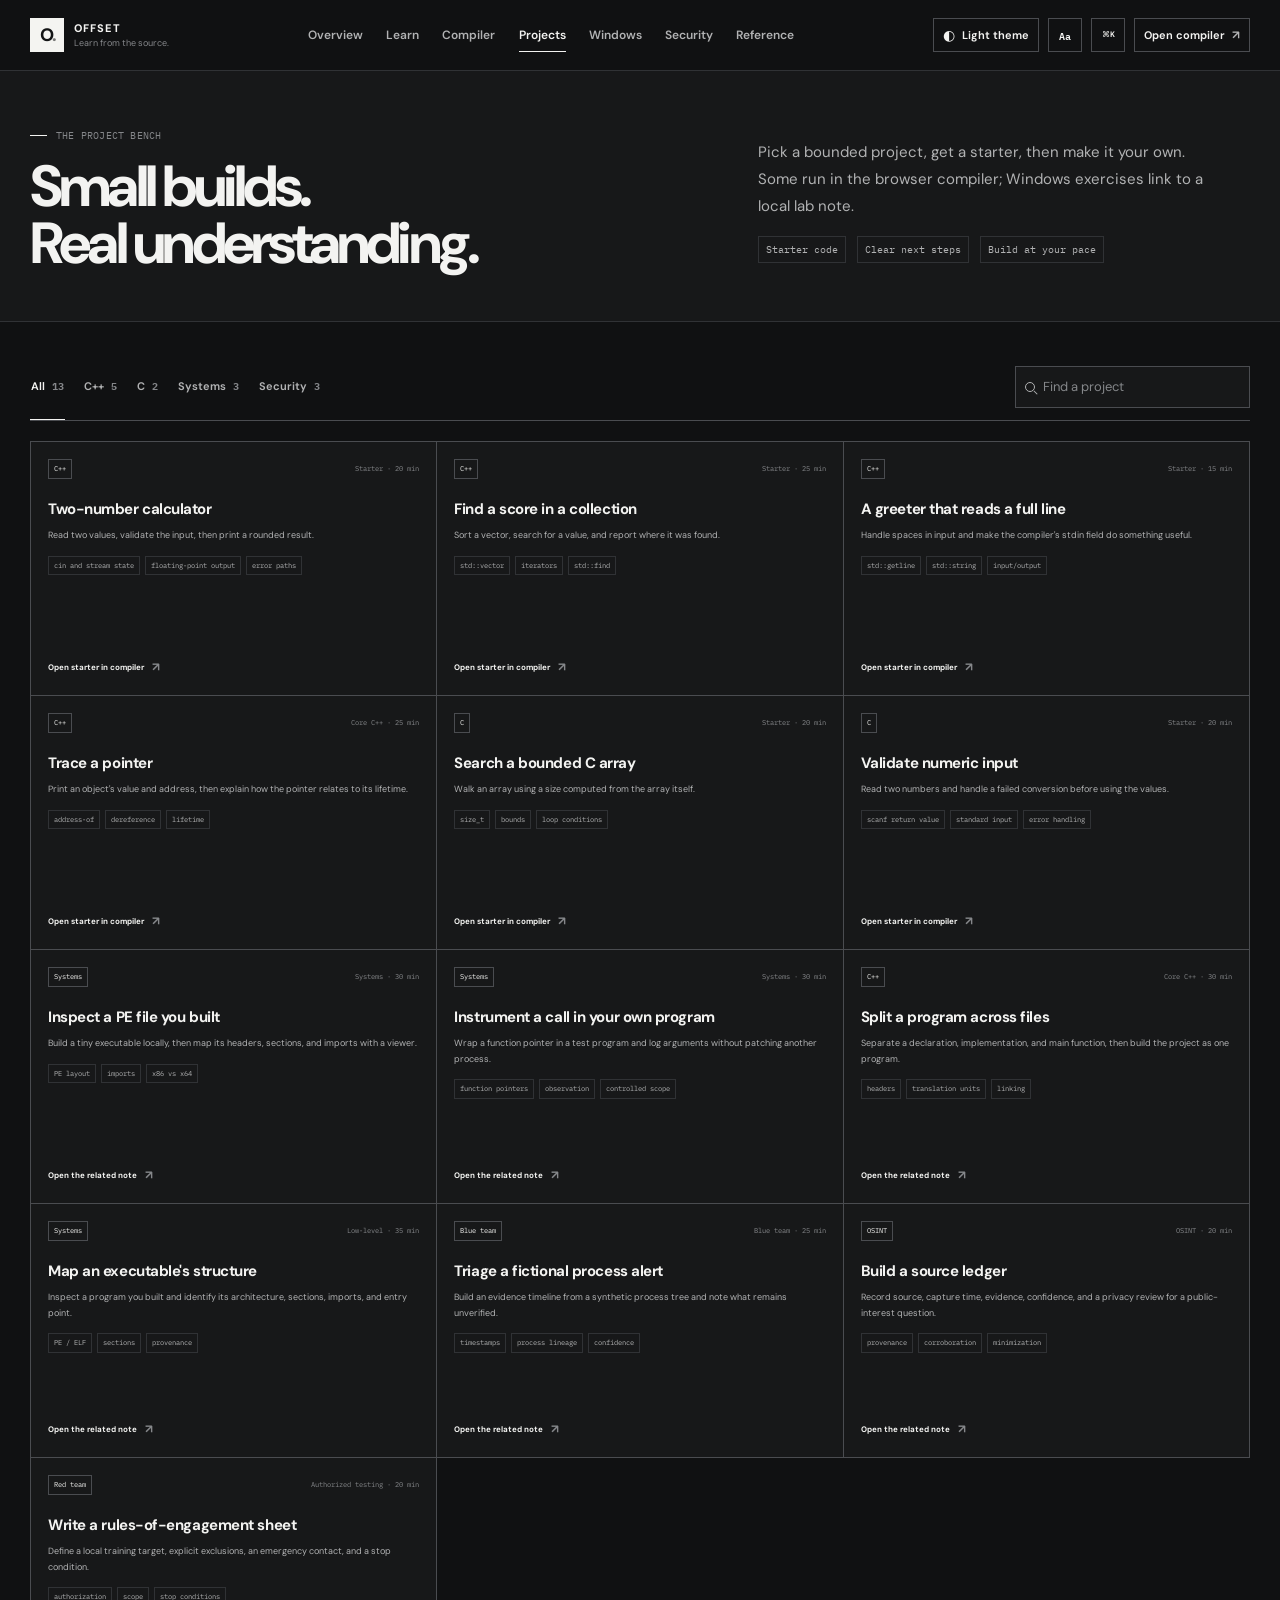
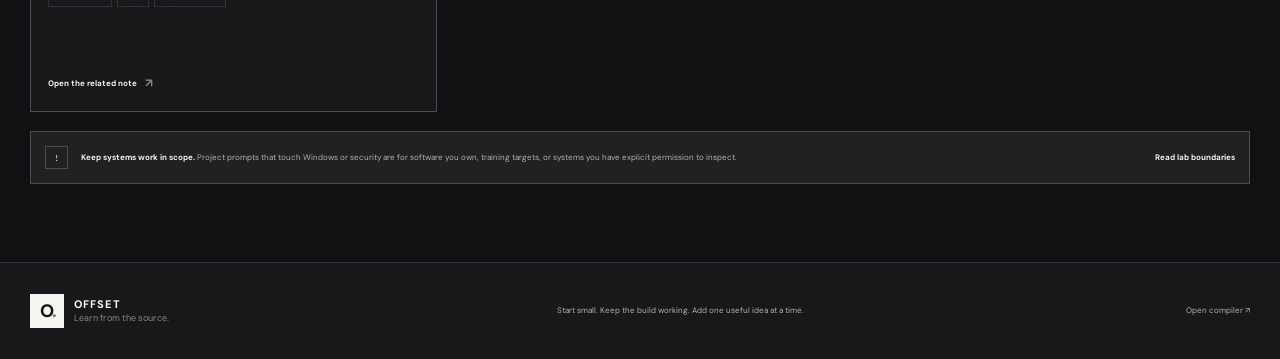
<file: projects.html>
<!doctype html>
<html lang="en" data-theme="dark">
  <head>
    <meta charset="utf-8"><meta name="viewport" content="width=device-width, initial-scale=1"><meta name="theme-color" content="#101112">
    <meta name="description" content="Small C, C++, systems, and security project prompts with runnable starter code.">
    <title>Projects — OFFSET</title>
    <script>try{const saved=localStorage.getItem("offset.theme");if(saved==="light"||saved==="dark")document.documentElement.dataset.theme=saved}catch{}</script>
    <link rel="icon" type="image/svg+xml" href="./favicon.svg"><link rel="preconnect" href="https://fonts.googleapis.com"><link rel="preconnect" href="https://fonts.gstatic.com" crossorigin>
    <link href="https://fonts.googleapis.com/css2?family=DM+Sans:wght@400;500;600;700;800&family=IBM+Plex+Mono:wght@400;500;600&display=swap" rel="stylesheet">
    <link rel="stylesheet" href="./assets/css/styles.css"><script src="./assets/js/app.js" defer></script><script src="./assets/js/projects.js" defer></script>
  </head>
  <body>
    <a class="skip-link" href="#main">Skip to content</a>
    <header class="site-header"><div class="shell header-inner">
      <a class="brand" href="./index.html" aria-label="OFFSET home"><span class="brand-mark">O<span>.</span></span><span class="brand-copy"><strong>OFFSET</strong><small>Learn from the source.</small></span></a>
      <button class="menu-toggle" id="menu-toggle" type="button" aria-controls="site-nav" aria-expanded="false" aria-label="Open navigation"><span></span><span></span></button>
      <nav class="main-nav" id="site-nav" aria-label="Main navigation"><a href="./index.html">Overview</a><a href="./learn.html">Learn</a><a href="./compiler.html">Compiler</a><a href="./projects.html" aria-current="page">Projects</a><a href="./systems.html">Windows</a><a href="./security.html">Security</a><a href="./reference.html">Reference</a></nav>
      <div class="header-tools"><button class="theme-toggle" id="theme-toggle" type="button" aria-label="Switch to light theme" aria-pressed="false"><span id="theme-icon" aria-hidden="true">◐</span><span id="theme-label">Light theme</span></button><a class="header-cta" href="./compiler.html">Open compiler <span aria-hidden="true">↗</span></a></div>
    </div></header>
    <main id="main" class="page-main">
      <section class="page-intro"><div class="shell page-intro-grid"><div><p class="eyebrow"><span class="eyebrow-mark"></span>THE PROJECT BENCH</p><h1>Small builds.<br>Real understanding.</h1></div><div><p class="page-lede">Pick a bounded project, get a starter, then make it your own. Some run in the browser compiler; Windows exercises link to a local lab note.</p><p class="page-meta"><span>Starter code</span><span>Clear next steps</span><span>Build at your pace</span></p></div></div></section>
      <section class="section projects-section"><div class="shell">
        <div class="project-controls"><div class="filter-group" role="group" aria-label="Filter projects"><button class="filter-button is-active" data-project-filter="all" type="button" aria-pressed="true">All <span id="project-count-all">—</span></button><button class="filter-button" data-project-filter="cpp" type="button" aria-pressed="false">C++ <span id="project-count-cpp">—</span></button><button class="filter-button" data-project-filter="c" type="button" aria-pressed="false">C <span id="project-count-c">—</span></button><button class="filter-button" data-project-filter="systems" type="button" aria-pressed="false">Systems <span id="project-count-systems">—</span></button><button class="filter-button" data-project-filter="security" type="button" aria-pressed="false">Security <span id="project-count-security">—</span></button></div>
          <label class="search-field"><span class="search-glass" aria-hidden="true"></span><span class="visually-hidden">Search project ideas</span><input id="project-search" type="search" placeholder="Find a project" autocomplete="off"></label></div>
        <div class="project-grid" id="project-grid" aria-live="polite"></div>
        <p class="empty-state" id="project-empty" hidden>No project ideas match. Try another search.</p>
        <aside class="projects-safety"><span aria-hidden="true">!</span><p><strong>Keep systems work in scope.</strong> Project prompts that touch Windows or security are for software you own, training targets, or systems you have explicit permission to inspect.</p><a href="./systems.html">Read lab boundaries</a></aside>
      </div></section>
    </main>
    <footer class="site-footer"><div class="shell footer-inner"><a class="brand footer-brand" href="./index.html"><span class="brand-mark">O<span>.</span></span><span class="brand-copy"><strong>OFFSET</strong><small>Learn from the source.</small></span></a><p>Start small. Keep the build working. Add one useful idea at a time.</p><a class="footer-note" href="./compiler.html">Open compiler ↗</a></div></footer>
  </body>
</html>
</file>
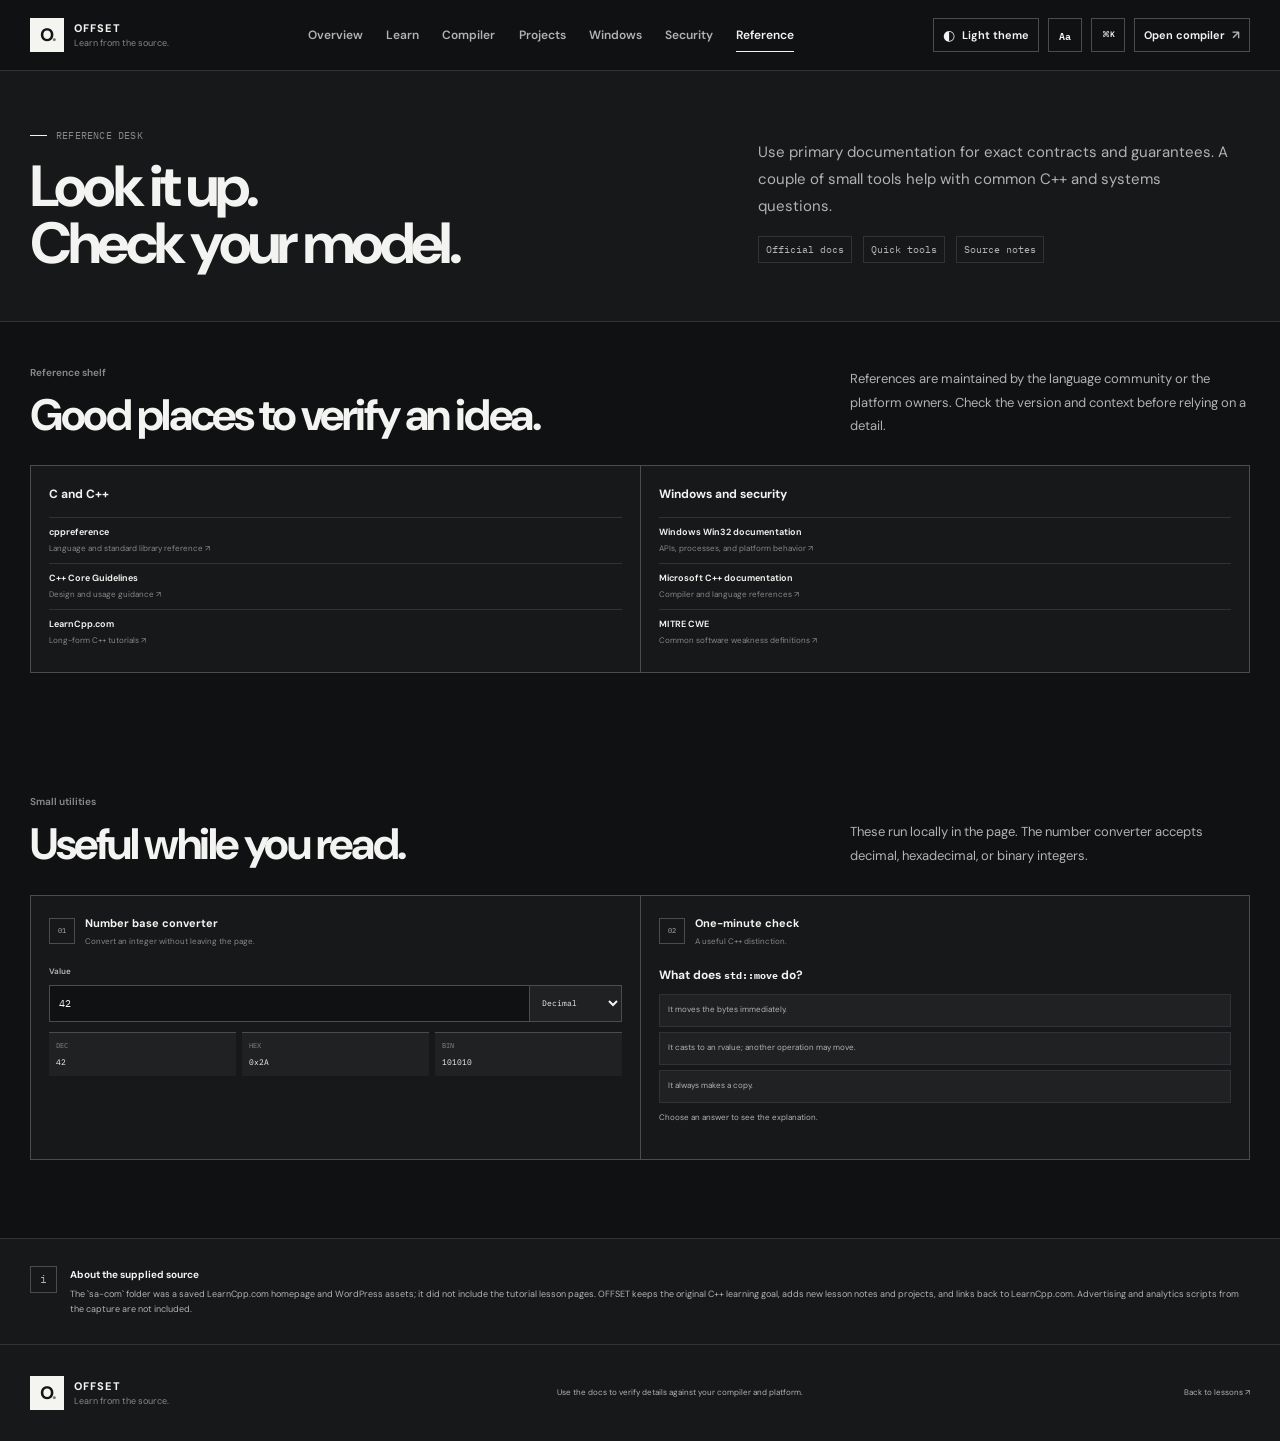
<file: reference.html>
<!doctype html>
<html lang="en" data-theme="dark">
  <head>
    <meta charset="utf-8"><meta name="viewport" content="width=device-width, initial-scale=1"><meta name="theme-color" content="#101112">
    <meta name="description" content="C++ and Windows references, small coding tools, and notes about the source materials.">
    <title>Reference + Tools — OFFSET</title>
    <script>try{const saved=localStorage.getItem("offset.theme");if(saved==="light"||saved==="dark")document.documentElement.dataset.theme=saved}catch{}</script>
    <link rel="icon" type="image/svg+xml" href="./favicon.svg"><link rel="preconnect" href="https://fonts.googleapis.com"><link rel="preconnect" href="https://fonts.gstatic.com" crossorigin>
    <link href="https://fonts.googleapis.com/css2?family=DM+Sans:wght@400;500;600;700;800&family=IBM+Plex+Mono:wght@400;500;600&display=swap" rel="stylesheet">
    <link rel="stylesheet" href="./assets/css/styles.css"><script src="./assets/js/app.js" defer></script><script src="./assets/js/reference.js" defer></script>
  </head>
  <body>
    <a class="skip-link" href="#main">Skip to content</a>
    <header class="site-header"><div class="shell header-inner">
      <a class="brand" href="./index.html" aria-label="OFFSET home"><span class="brand-mark">O<span>.</span></span><span class="brand-copy"><strong>OFFSET</strong><small>Learn from the source.</small></span></a>
      <button class="menu-toggle" id="menu-toggle" type="button" aria-controls="site-nav" aria-expanded="false" aria-label="Open navigation"><span></span><span></span></button>
      <nav class="main-nav" id="site-nav" aria-label="Main navigation"><a href="./index.html">Overview</a><a href="./learn.html">Learn</a><a href="./compiler.html">Compiler</a><a href="./projects.html">Projects</a><a href="./systems.html">Windows</a><a href="./security.html">Security</a><a href="./reference.html" aria-current="page">Reference</a></nav>
      <div class="header-tools"><button class="theme-toggle" id="theme-toggle" type="button" aria-label="Switch to light theme" aria-pressed="false"><span id="theme-icon" aria-hidden="true">◐</span><span id="theme-label">Light theme</span></button><a class="header-cta" href="./compiler.html">Open compiler <span aria-hidden="true">↗</span></a></div>
    </div></header>
    <main id="main" class="page-main">
      <section class="page-intro"><div class="shell page-intro-grid"><div><p class="eyebrow"><span class="eyebrow-mark"></span>REFERENCE DESK</p><h1>Look it up.<br>Check your model.</h1></div><div><p class="page-lede">Use primary documentation for exact contracts and guarantees. A couple of small tools help with common C++ and systems questions.</p><p class="page-meta"><span>Official docs</span><span>Quick tools</span><span>Source notes</span></p></div></div></section>

      <section class="section reference-page-section"><div class="shell">
        <div class="section-heading"><div><p class="section-kicker">Reference shelf</p><h2>Good places to verify an idea.</h2></div><p>References are maintained by the language community or the platform owners. Check the version and context before relying on a detail.</p></div>
        <div class="reference-groups">
          <section class="reference-group"><h3>C and C++</h3><a href="https://en.cppreference.com/w/" target="_blank" rel="noopener noreferrer">cppreference <span>Language and standard library reference ↗</span></a><a href="https://isocpp.github.io/CppCoreGuidelines/CppCoreGuidelines" target="_blank" rel="noopener noreferrer">C++ Core Guidelines <span>Design and usage guidance ↗</span></a><a href="https://www.learncpp.com/" target="_blank" rel="noopener noreferrer">LearnCpp.com <span>Long-form C++ tutorials ↗</span></a></section>
          <section class="reference-group"><h3>Windows and security</h3><a href="https://learn.microsoft.com/en-us/windows/win32/" target="_blank" rel="noopener noreferrer">Windows Win32 documentation <span>APIs, processes, and platform behavior ↗</span></a><a href="https://learn.microsoft.com/en-us/cpp/" target="_blank" rel="noopener noreferrer">Microsoft C++ documentation <span>Compiler and language references ↗</span></a><a href="https://cwe.mitre.org/" target="_blank" rel="noopener noreferrer">MITRE CWE <span>Common software weakness definitions ↗</span></a></section>
        </div>
      </div></section>

      <section class="section tools-section"><div class="shell">
        <div class="section-heading"><div><p class="section-kicker">Small utilities</p><h2>Useful while you read.</h2></div><p>These run locally in the page. The number converter accepts decimal, hexadecimal, or binary integers.</p></div>
        <div class="reference-tools-grid">
          <article class="tool-panel converter-panel"><div class="tool-panel-title"><span class="panel-symbol">01</span><div><h3>Number base converter</h3><p>Convert an integer without leaving the page.</p></div></div>
            <label for="base-input">Value</label><div class="converter-input-row"><input id="base-input" type="text" value="42" autocomplete="off"><label class="visually-hidden" for="base-select">Input base</label><select id="base-select"><option value="10">Decimal</option><option value="16">Hex</option><option value="2">Binary</option></select></div>
            <p class="converter-error" id="base-error" role="status" hidden>That value is invalid for the selected base.</p>
            <div class="base-results" aria-live="polite"><div><span>DEC</span><code id="base-decimal">42</code></div><div><span>HEX</span><code id="base-hex">0x2A</code></div><div><span>BIN</span><code id="base-binary">101010</code></div></div>
          </article>
          <article class="tool-panel quiz-panel"><div class="tool-panel-title"><span class="panel-symbol">02</span><div><h3>One-minute check</h3><p>A useful C++ distinction.</p></div></div>
            <h4>What does <code>std::move</code> do?</h4><div class="quiz-options" role="group" aria-label="Choose an answer"><button type="button" data-quiz-answer="bytes">It moves the bytes immediately.</button><button type="button" data-quiz-answer="cast">It casts to an rvalue; another operation may move.</button><button type="button" data-quiz-answer="copy">It always makes a copy.</button></div>
            <p class="quiz-feedback" id="quiz-feedback" aria-live="polite">Choose an answer to see the explanation.</p><button class="text-button" id="quiz-reset" type="button" hidden>Try again</button>
          </article>
        </div>
      </div></section>

      <section class="source-note-section"><div class="shell source-note"><span class="source-symbol" aria-hidden="true">i</span><div><h2>About the supplied source</h2><p>The `sa-com` folder was a saved LearnCpp.com homepage and WordPress assets; it did not include the tutorial lesson pages. OFFSET keeps the original C++ learning goal, adds new lesson notes and projects, and links back to LearnCpp.com. Advertising and analytics scripts from the capture are not included.</p></div></div></section>
    </main>
    <footer class="site-footer"><div class="shell footer-inner"><a class="brand footer-brand" href="./index.html"><span class="brand-mark">O<span>.</span></span><span class="brand-copy"><strong>OFFSET</strong><small>Learn from the source.</small></span></a><p>Use the docs to verify details against your compiler and platform.</p><a class="footer-note" href="./learn.html">Back to lessons ↗</a></div></footer>
  </body>
</html>
</file>
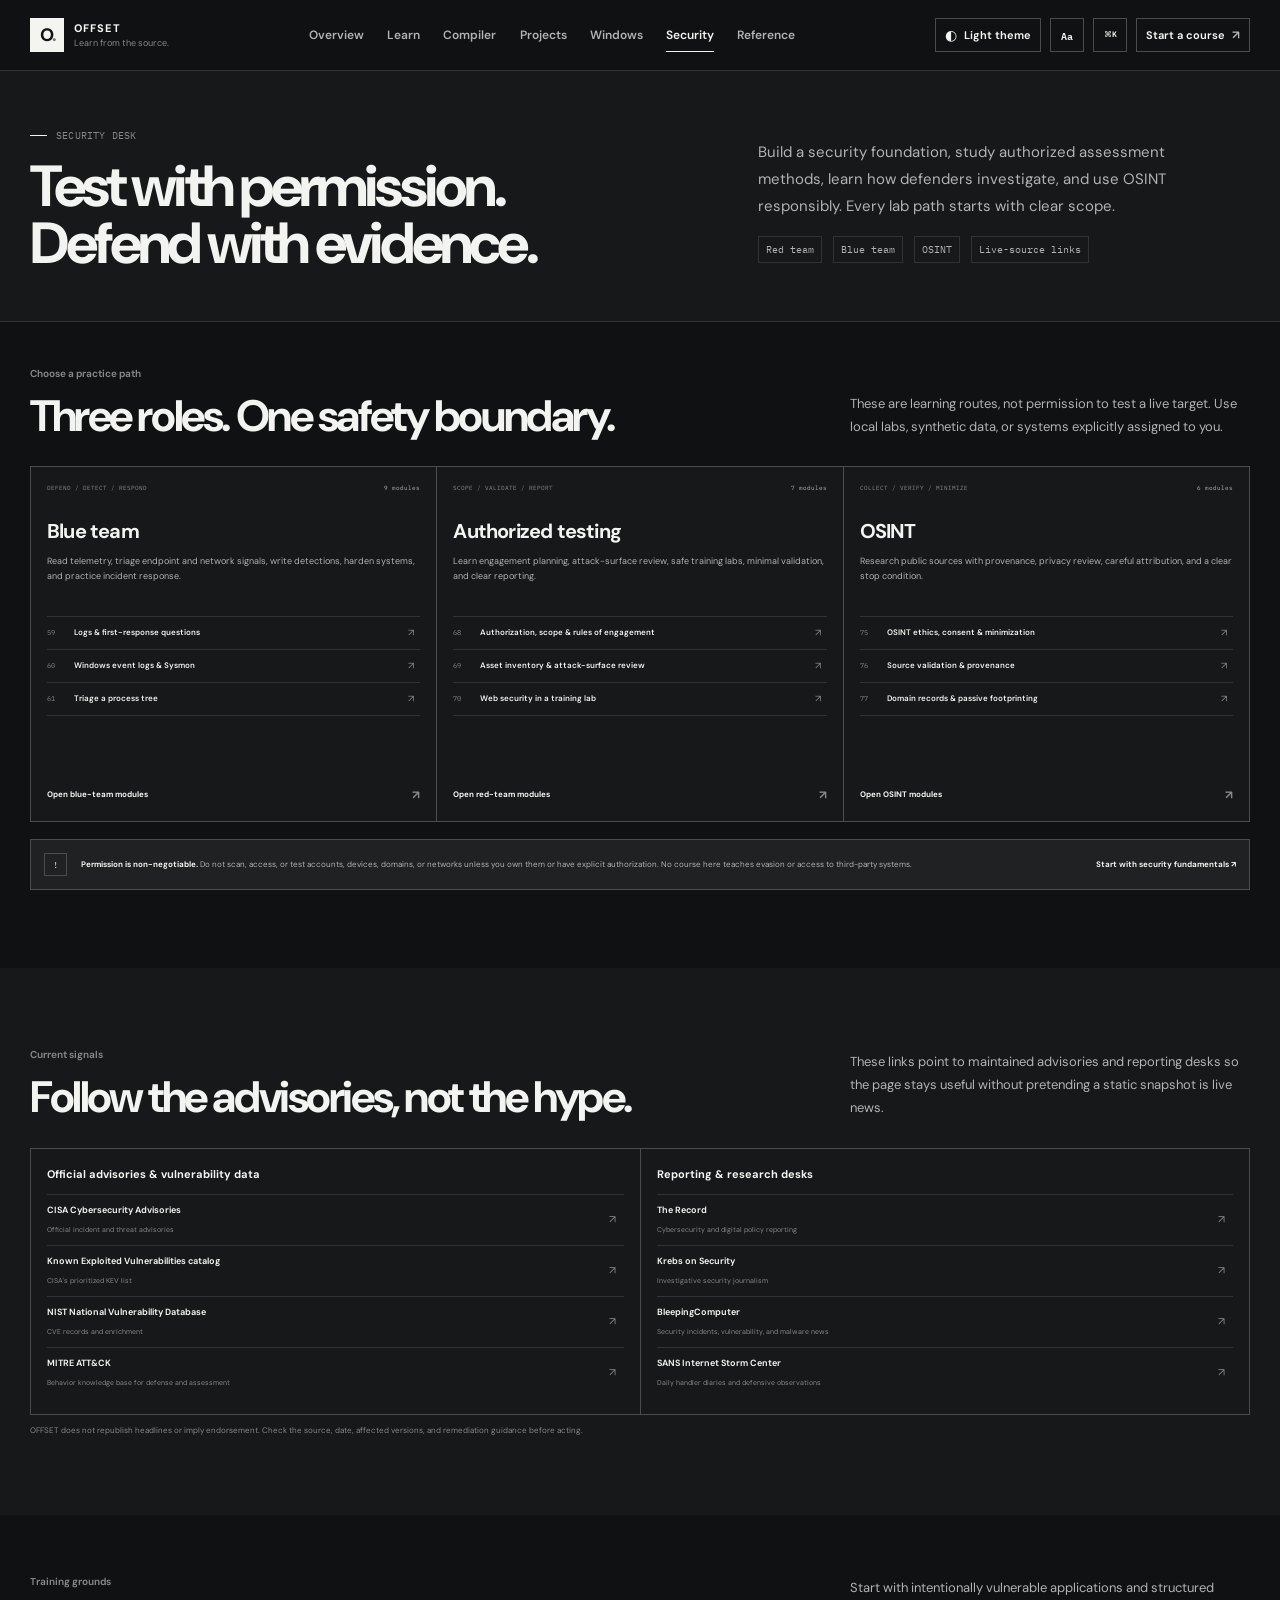
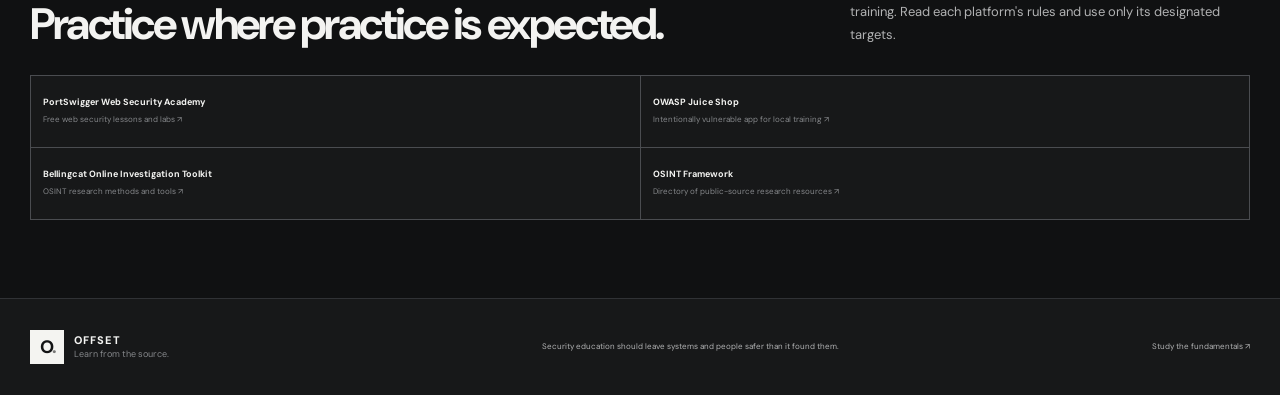
<file: security.html>
<!doctype html>
<html lang="en" data-theme="dark">
  <head>
    <meta charset="utf-8"><meta name="viewport" content="width=device-width, initial-scale=1"><meta name="theme-color" content="#101112">
    <meta name="description" content="Learn defensive security, authorized red-team methodology, blue-team operations, OSINT, and current security advisories.">
    <title>Security Desk — OFFSET</title>
    <script>try{const saved=localStorage.getItem("offset.theme");if(saved==="light"||saved==="dark")document.documentElement.dataset.theme=saved}catch{}</script>
    <link rel="icon" type="image/svg+xml" href="./favicon.svg"><link rel="preconnect" href="https://fonts.googleapis.com"><link rel="preconnect" href="https://fonts.gstatic.com" crossorigin>
    <link href="https://fonts.googleapis.com/css2?family=DM+Sans:wght@400;500;600;700;800&family=IBM+Plex+Mono:wght@400;500;600&display=swap" rel="stylesheet">
    <link rel="stylesheet" href="./assets/css/styles.css">
    <script src="./assets/js/app.js" defer></script><script src="./assets/js/lessons-data.js" defer></script><script src="./assets/js/curriculum-data.js" defer></script><script src="./assets/js/security.js" defer></script>
  </head>
  <body>
    <a class="skip-link" href="#main">Skip to content</a>
    <header class="site-header"><div class="shell header-inner">
      <a class="brand" href="./index.html" aria-label="OFFSET home"><span class="brand-mark">O<span>.</span></span><span class="brand-copy"><strong>OFFSET</strong><small>Learn from the source.</small></span></a>
      <button class="menu-toggle" id="menu-toggle" type="button" aria-controls="site-nav" aria-expanded="false" aria-label="Open navigation"><span></span><span></span></button>
      <nav class="main-nav" id="site-nav" aria-label="Main navigation"><a href="./index.html">Overview</a><a href="./learn.html">Learn</a><a href="./compiler.html">Compiler</a><a href="./projects.html">Projects</a><a href="./systems.html">Windows</a><a href="./security.html" aria-current="page">Security</a><a href="./reference.html">Reference</a></nav>
      <div class="header-tools"><button class="theme-toggle" id="theme-toggle" type="button" aria-label="Switch to light theme" aria-pressed="false"><span id="theme-icon" aria-hidden="true">◐</span><span id="theme-label">Light theme</span></button><a class="header-cta" href="./learn.html?track=blue-team">Start a course <span aria-hidden="true">↗</span></a></div>
    </div></header>

    <main id="main" class="page-main security-page">
      <section class="page-intro security-intro"><div class="shell page-intro-grid"><div><p class="eyebrow"><span class="eyebrow-mark"></span>SECURITY DESK</p><h1>Test with permission.<br>Defend with evidence.</h1></div><div><p class="page-lede">Build a security foundation, study authorized assessment methods, learn how defenders investigate, and use OSINT responsibly. Every lab path starts with clear scope.</p><p class="page-meta"><span>Red team</span><span>Blue team</span><span>OSINT</span><span>Live-source links</span></p></div></div></section>

      <section class="section security-path-section" id="security-paths"><div class="shell">
        <div class="section-heading"><div><p class="section-kicker">Choose a practice path</p><h2>Three roles. One safety boundary.</h2></div><p>These are learning routes, not permission to test a live target. Use local labs, synthetic data, or systems explicitly assigned to you.</p></div>
        <div class="security-path-grid">
          <article class="security-path path-blue" data-security-track="blue-team"><div class="security-path-top"><span class="path-index">DEFEND / DETECT / RESPOND</span><span class="path-count" id="count-blue-team">— modules</span></div><h3>Blue team</h3><p>Read telemetry, triage endpoint and network signals, write detections, harden systems, and practice incident response.</p><div class="security-module-list" id="modules-blue-team"></div><a class="path-cta" href="./learn.html?track=blue-team">Open blue-team modules <span aria-hidden="true">↗</span></a></article>
          <article class="security-path path-red" data-security-track="red-team"><div class="security-path-top"><span class="path-index">SCOPE / VALIDATE / REPORT</span><span class="path-count" id="count-red-team">— modules</span></div><h3>Authorized testing</h3><p>Learn engagement planning, attack-surface review, safe training labs, minimal validation, and clear reporting.</p><div class="security-module-list" id="modules-red-team"></div><a class="path-cta" href="./learn.html?track=red-team">Open red-team modules <span aria-hidden="true">↗</span></a></article>
          <article class="security-path path-osint" data-security-track="osint"><div class="security-path-top"><span class="path-index">COLLECT / VERIFY / MINIMIZE</span><span class="path-count" id="count-osint">— modules</span></div><h3>OSINT</h3><p>Research public sources with provenance, privacy review, careful attribution, and a clear stop condition.</p><div class="security-module-list" id="modules-osint"></div><a class="path-cta" href="./learn.html?track=osint">Open OSINT modules <span aria-hidden="true">↗</span></a></article>
        </div>
        <div class="security-boundary-note"><span aria-hidden="true">!</span><p><strong>Permission is non-negotiable.</strong> Do not scan, access, or test accounts, devices, domains, or networks unless you own them or have explicit authorization. No course here teaches evasion or access to third-party systems.</p><a href="./learn.html?track=security">Start with security fundamentals ↗</a></div>
      </div></section>

      <section class="section signal-section"><div class="shell">
        <div class="section-heading"><div><p class="section-kicker">Current signals</p><h2>Follow the advisories, not the hype.</h2></div><p>These links point to maintained advisories and reporting desks so the page stays useful without pretending a static snapshot is live news.</p></div>
        <div class="signal-layout">
          <div class="signal-column"><h3>Official advisories &amp; vulnerability data</h3>
            <a class="signal-link" href="https://www.cisa.gov/news-events/cybersecurity-advisories" target="_blank" rel="noopener noreferrer"><span>CISA Cybersecurity Advisories</span><small>Official incident and threat advisories</small><b aria-hidden="true">↗</b></a>
            <a class="signal-link" href="https://www.cisa.gov/known-exploited-vulnerabilities-catalog" target="_blank" rel="noopener noreferrer"><span>Known Exploited Vulnerabilities catalog</span><small>CISA's prioritized KEV list</small><b aria-hidden="true">↗</b></a>
            <a class="signal-link" href="https://nvd.nist.gov/" target="_blank" rel="noopener noreferrer"><span>NIST National Vulnerability Database</span><small>CVE records and enrichment</small><b aria-hidden="true">↗</b></a>
            <a class="signal-link" href="https://attack.mitre.org/" target="_blank" rel="noopener noreferrer"><span>MITRE ATT&amp;CK</span><small>Behavior knowledge base for defense and assessment</small><b aria-hidden="true">↗</b></a>
          </div>
          <div class="signal-column"><h3>Reporting &amp; research desks</h3>
            <a class="signal-link" href="https://therecord.media/" target="_blank" rel="noopener noreferrer"><span>The Record</span><small>Cybersecurity and digital policy reporting</small><b aria-hidden="true">↗</b></a>
            <a class="signal-link" href="https://krebsonsecurity.com/" target="_blank" rel="noopener noreferrer"><span>Krebs on Security</span><small>Investigative security journalism</small><b aria-hidden="true">↗</b></a>
            <a class="signal-link" href="https://www.bleepingcomputer.com/" target="_blank" rel="noopener noreferrer"><span>BleepingComputer</span><small>Security incidents, vulnerability, and malware news</small><b aria-hidden="true">↗</b></a>
            <a class="signal-link" href="https://isc.sans.edu/" target="_blank" rel="noopener noreferrer"><span>SANS Internet Storm Center</span><small>Daily handler diaries and defensive observations</small><b aria-hidden="true">↗</b></a>
          </div>
        </div>
        <p class="signal-footnote">OFFSET does not republish headlines or imply endorsement. Check the source, date, affected versions, and remediation guidance before acting.</p>
      </div></section>

      <section class="section security-reference-section"><div class="shell">
        <div class="section-heading"><div><p class="section-kicker">Training grounds</p><h2>Practice where practice is expected.</h2></div><p>Start with intentionally vulnerable applications and structured training. Read each platform's rules and use only its designated targets.</p></div>
        <div class="training-links"><a href="https://portswigger.net/web-security" target="_blank" rel="noopener noreferrer"><strong>PortSwigger Web Security Academy</strong><span>Free web security lessons and labs ↗</span></a><a href="https://owasp.org/www-project-juice-shop/" target="_blank" rel="noopener noreferrer"><strong>OWASP Juice Shop</strong><span>Intentionally vulnerable app for local training ↗</span></a><a href="https://bellingcat.gitbook.io/toolkit" target="_blank" rel="noopener noreferrer"><strong>Bellingcat Online Investigation Toolkit</strong><span>OSINT research methods and tools ↗</span></a><a href="https://osintframework.com/" target="_blank" rel="noopener noreferrer"><strong>OSINT Framework</strong><span>Directory of public-source research resources ↗</span></a></div>
      </div></section>
    </main>

    <footer class="site-footer"><div class="shell footer-inner"><a class="brand footer-brand" href="./index.html"><span class="brand-mark">O<span>.</span></span><span class="brand-copy"><strong>OFFSET</strong><small>Learn from the source.</small></span></a><p>Security education should leave systems and people safer than it found them.</p><a class="footer-note" href="./learn.html?track=security">Study the fundamentals ↗</a></div></footer>
  </body>
</html>
</file>
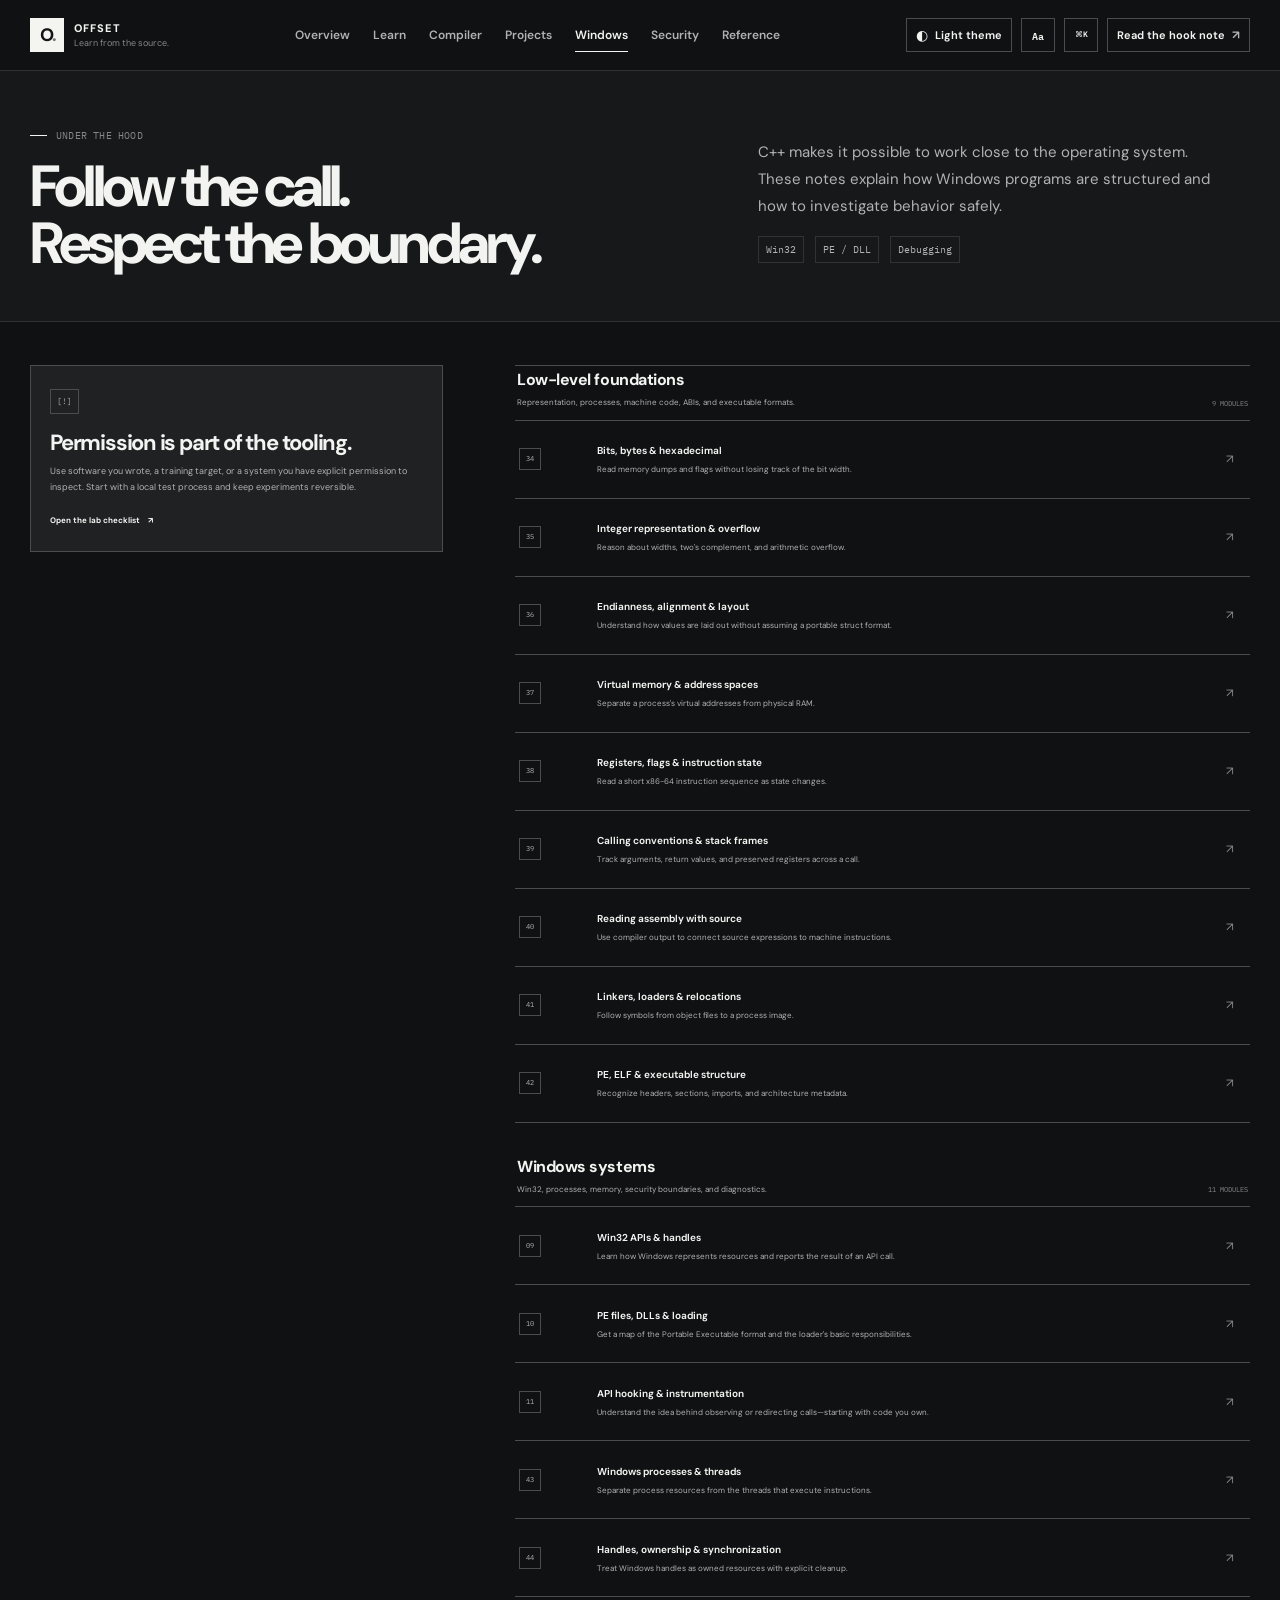
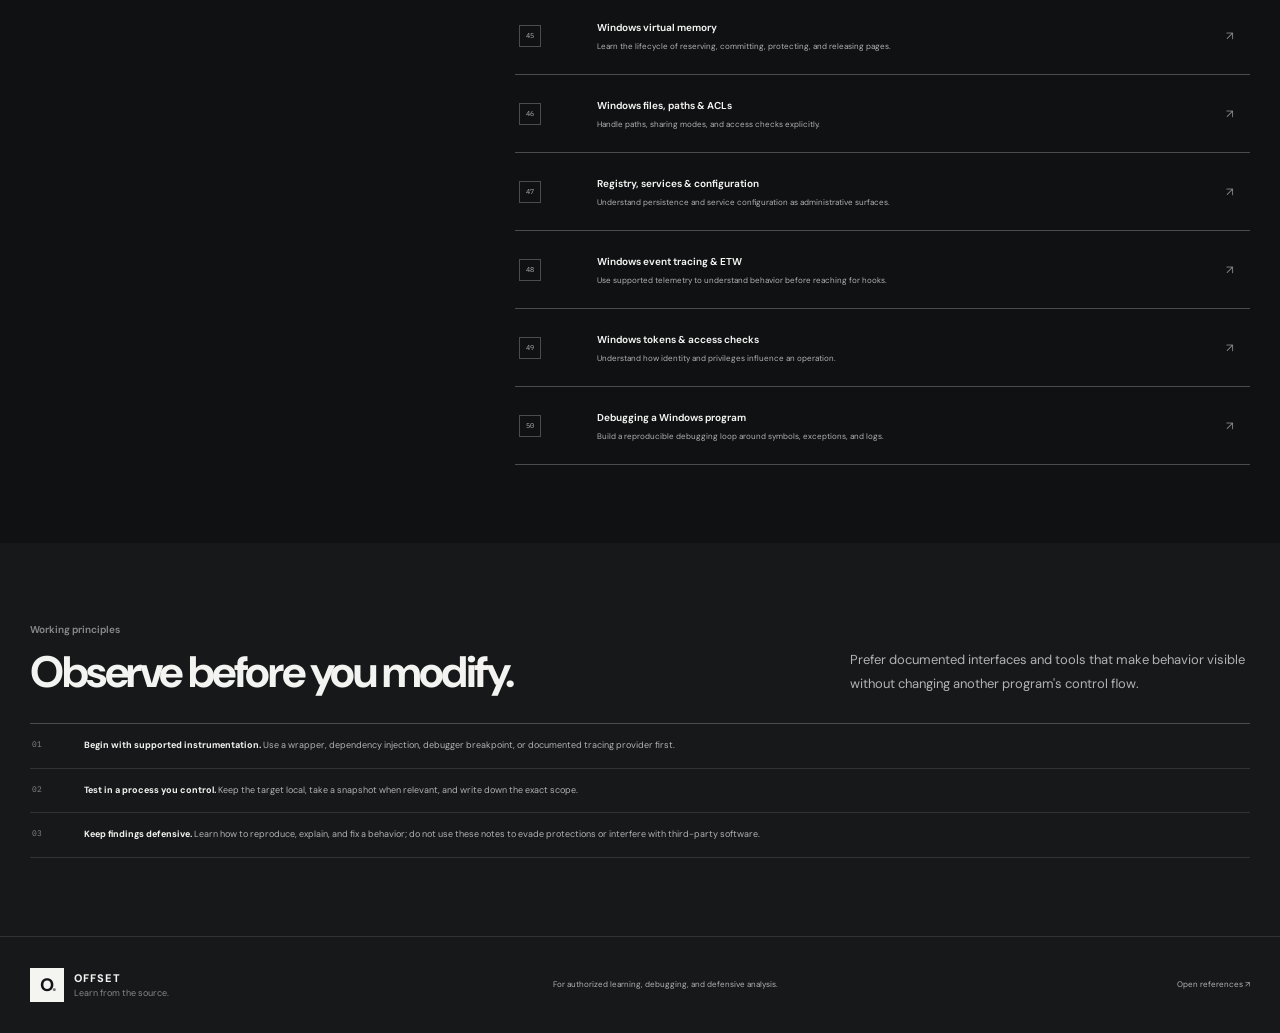
<file: systems.html>
<!doctype html>
<html lang="en" data-theme="dark">
  <head>
    <meta charset="utf-8"><meta name="viewport" content="width=device-width, initial-scale=1"><meta name="theme-color" content="#101112">
    <meta name="description" content="Study Windows APIs, PE files, debugging, and defensive security in systems you own or have permission to inspect.">
    <title>Windows + Security — OFFSET</title>
    <script>try{const saved=localStorage.getItem("offset.theme");if(saved==="light"||saved==="dark")document.documentElement.dataset.theme=saved}catch{}</script>
    <link rel="icon" type="image/svg+xml" href="./favicon.svg"><link rel="preconnect" href="https://fonts.googleapis.com"><link rel="preconnect" href="https://fonts.gstatic.com" crossorigin>
    <link href="https://fonts.googleapis.com/css2?family=DM+Sans:wght@400;500;600;700;800&family=IBM+Plex+Mono:wght@400;500;600&display=swap" rel="stylesheet">
    <link rel="stylesheet" href="./assets/css/styles.css"><script src="./assets/js/app.js" defer></script><script src="./assets/js/lessons-data.js" defer></script><script src="./assets/js/curriculum-data.js" defer></script><script src="./assets/js/systems.js" defer></script>
  </head>
  <body>
    <a class="skip-link" href="#main">Skip to content</a>
    <header class="site-header"><div class="shell header-inner">
      <a class="brand" href="./index.html" aria-label="OFFSET home"><span class="brand-mark">O<span>.</span></span><span class="brand-copy"><strong>OFFSET</strong><small>Learn from the source.</small></span></a>
      <button class="menu-toggle" id="menu-toggle" type="button" aria-controls="site-nav" aria-expanded="false" aria-label="Open navigation"><span></span><span></span></button>
      <nav class="main-nav" id="site-nav" aria-label="Main navigation"><a href="./index.html">Overview</a><a href="./learn.html">Learn</a><a href="./compiler.html">Compiler</a><a href="./projects.html">Projects</a><a href="./systems.html" aria-current="page">Windows</a><a href="./security.html">Security</a><a href="./reference.html">Reference</a></nav>
      <div class="header-tools"><button class="theme-toggle" id="theme-toggle" type="button" aria-label="Switch to light theme" aria-pressed="false"><span id="theme-icon" aria-hidden="true">◐</span><span id="theme-label">Light theme</span></button><a class="header-cta" href="./learn.html#lesson-winapi-hooking">Read the hook note <span aria-hidden="true">↗</span></a></div>
    </div></header>
    <main id="main" class="page-main">
      <section class="page-intro systems-intro-page"><div class="shell page-intro-grid"><div><p class="eyebrow"><span class="eyebrow-mark"></span>UNDER THE HOOD</p><h1>Follow the call.<br>Respect the boundary.</h1></div><div><p class="page-lede">C++ makes it possible to work close to the operating system. These notes explain how Windows programs are structured and how to investigate behavior safely.</p><p class="page-meta"><span>Win32</span><span>PE / DLL</span><span>Debugging</span></p></div></div></section>

      <section class="section systems-page-section"><div class="shell systems-page-layout">
        <aside class="systems-boundary"><span class="boundary-symbol" aria-hidden="true">[!]</span><h2>Permission is part of the tooling.</h2><p>Use software you wrote, a training target, or a system you have explicit permission to inspect. Start with a local test process and keep experiments reversible.</p><a href="./learn.html#lesson-safe-lab">Open the lab checklist <span aria-hidden="true">↗</span></a></aside>
        <div class="systems-curriculum" id="systems-curriculum" aria-live="polite"></div>
      </div></section>

      <section class="section systems-principles"><div class="shell">
        <div class="section-heading"><div><p class="section-kicker">Working principles</p><h2>Observe before you modify.</h2></div><p>Prefer documented interfaces and tools that make behavior visible without changing another program's control flow.</p></div>
        <div class="principle-list"><div><span>01</span><p><strong>Begin with supported instrumentation.</strong> Use a wrapper, dependency injection, debugger breakpoint, or documented tracing provider first.</p></div><div><span>02</span><p><strong>Test in a process you control.</strong> Keep the target local, take a snapshot when relevant, and write down the exact scope.</p></div><div><span>03</span><p><strong>Keep findings defensive.</strong> Learn how to reproduce, explain, and fix a behavior; do not use these notes to evade protections or interfere with third-party software.</p></div></div>
      </div></section>
    </main>
    <footer class="site-footer"><div class="shell footer-inner"><a class="brand footer-brand" href="./index.html"><span class="brand-mark">O<span>.</span></span><span class="brand-copy"><strong>OFFSET</strong><small>Learn from the source.</small></span></a><p>For authorized learning, debugging, and defensive analysis.</p><a class="footer-note" href="./reference.html">Open references ↗</a></div></footer>
  </body>
</html>
</file>
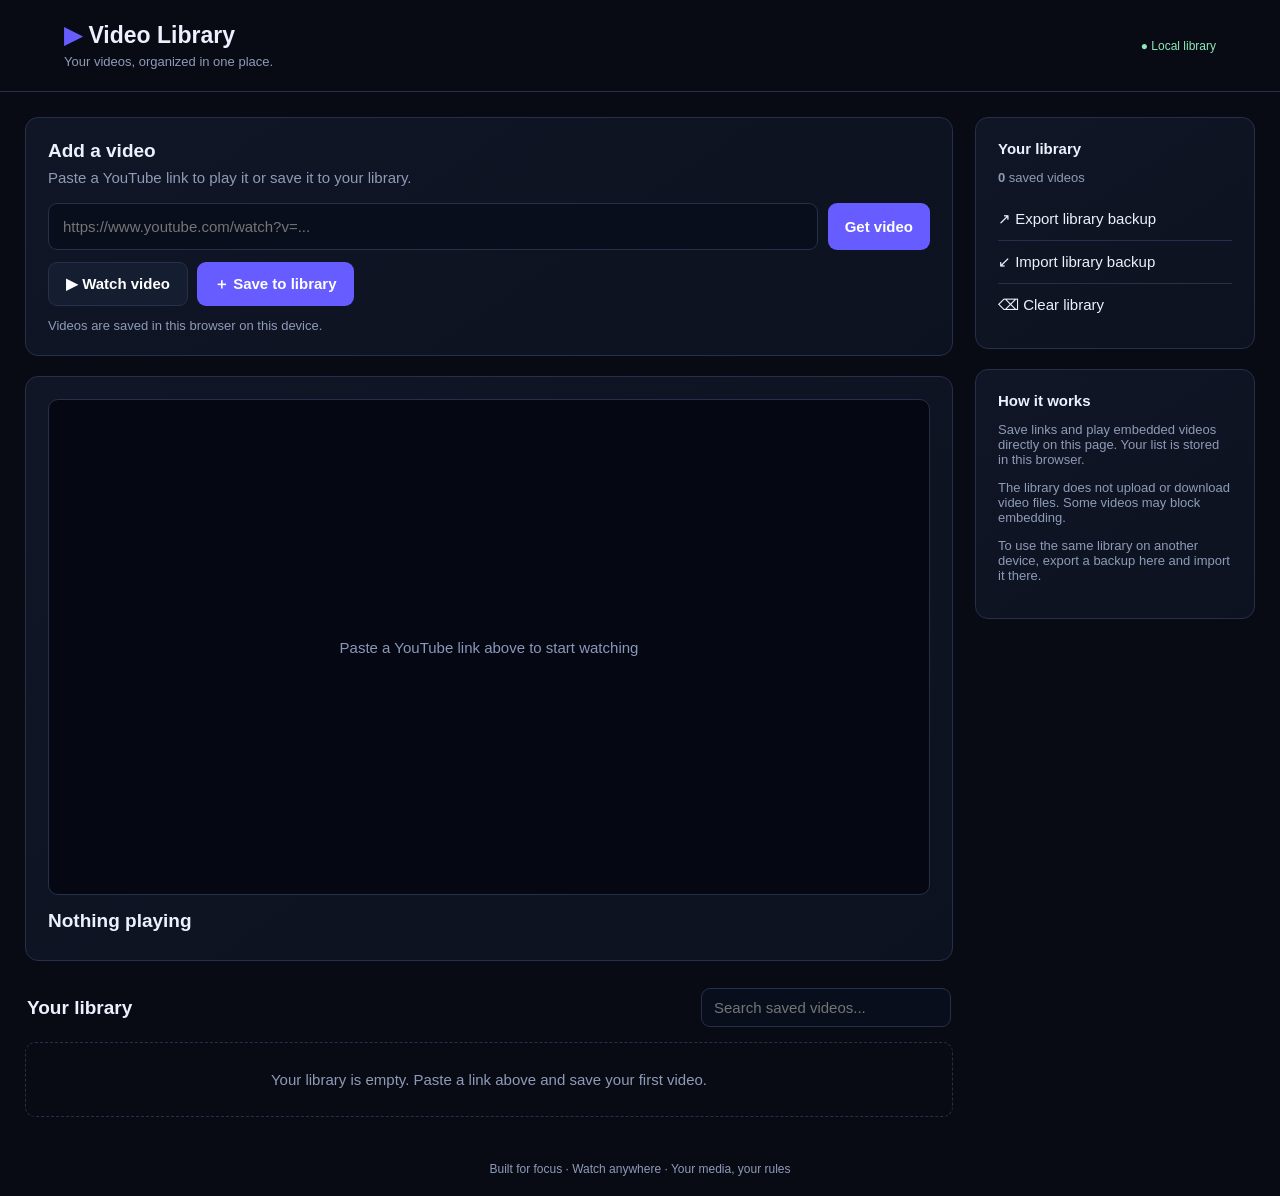
<file: videos.html>
<!DOCTYPE html>
<html lang="en">
<head>
<meta charset="UTF-8">
<meta name="viewport" content="width=device-width, initial-scale=1.0">
<title>Video Library</title>
<style>
:root {
  --bg: #080b14;
  --panel: #101625;
  --panel2: #151d30;
  --border: #25304a;
  --text: #edf0ff;
  --muted: #8e9bb8;
  --purple: #665cff;
}
* { box-sizing: border-box; }
body {
  margin: 0;
  background: var(--bg);
  color: var(--text);
  font: 15px Arial, sans-serif;
}
button, input { font: inherit; }
button { cursor: pointer; }
header {
  padding: 22px 5%;
  border-bottom: 1px solid var(--border);
  display: flex;
  align-items: center;
  justify-content: space-between;
  gap: 15px;
}
.brand { font-size: 23px; font-weight: 800; }
.brand span { color: var(--purple); }
header p { margin: 5px 0 0; color: var(--muted); font-size: 13px; }
.layout {
  max-width: 1450px;
  margin: auto;
  padding: 25px;
  display: grid;
  grid-template-columns: minmax(0, 1fr) 280px;
  gap: 22px;
}
main { min-width: 0; }
.panel {
  background: linear-gradient(145deg, var(--panel), #0c1220);
  border: 1px solid var(--border);
  border-radius: 13px;
  padding: 22px;
  margin-bottom: 20px;
}
h2 { margin: 0 0 7px; font-size: 19px; }
.sub { color: var(--muted); margin: 0 0 17px; }
.add-row { display: flex; gap: 10px; }
input {
  width: 100%;
  min-width: 0;
  background: #080e1b;
  border: 1px solid var(--border);
  border-radius: 9px;
  color: white;
  padding: 14px;
  outline: none;
}
input:focus { border-color: var(--purple); }
.btn {
  background: var(--purple);
  color: white;
  border: 0;
  border-radius: 9px;
  padding: 12px 17px;
  font-weight: 700;
  white-space: nowrap;
}
.btn:hover { filter: brightness(1.15); }
.btn.secondary {
  background: var(--panel2);
  border: 1px solid var(--border);
}
.actions { display: flex; flex-wrap: wrap; gap: 9px; margin-top: 12px; }
.status { color: var(--muted); font-size: 13px; margin-top: 12px; }
.player {
  aspect-ratio: 16 / 9;
  width: 100%;
  background: #050812;
  border: 1px solid var(--border);
  border-radius: 10px;
  overflow: hidden;
}
.player iframe { width: 100%; height: 100%; border: 0; }
.now-title { font-size: 19px; font-weight: 700; margin: 15px 0 6px; }
.now-url { color: var(--muted); overflow-wrap: anywhere; font-size: 12px; }
.section-head {
  display: flex;
  align-items: center;
  justify-content: space-between;
  gap: 15px;
  margin: 27px 2px 15px;
}
.section-head h2 { margin: 0; }
#search { max-width: 250px; padding: 10px 12px; }
.grid {
  display: grid;
  grid-template-columns: repeat(3,minmax(0,1fr));
  gap: 14px;
}
.video-card {
  min-width: 0;
  overflow: hidden;
  border: 1px solid var(--border);
  border-radius: 11px;
  background: var(--panel);
}
.thumb {
  width: 100%;
  aspect-ratio: 16/9;
  display: block;
  object-fit: cover;
  background: #10192b;
  cursor: pointer;
}
.card-body { padding: 12px; }
.card-title {
  font-weight: 700;
  overflow-wrap: anywhere;
  margin-bottom: 11px;
}
.card-actions { display: flex; gap: 7px; }
.card-actions button { flex: 1; padding: 8px 5px; font-size: 12px; }
.empty {
  padding: 28px 12px;
  text-align: center;
  color: var(--muted);
  border: 1px dashed var(--border);
  border-radius: 10px;
  grid-column: 1/-1;
}
.side-title { font-weight: 700; margin-bottom: 12px; }
.side-link {
  width: 100%;
  text-align: left;
  color: var(--text);
  background: transparent;
  border: 0;
  padding: 12px 0;
  border-bottom: 1px solid var(--border);
}
.side-link:last-child { border-bottom: 0; }
.note { color: var(--muted); font-size: 13px; }
footer { text-align: center; color: var(--muted); padding: 20px; font-size: 12px; }
@media(max-width:950px) {
  .layout { grid-template-columns: 1fr; padding: 15px; }
  aside { display: grid; grid-template-columns: 1fr 1fr; gap: 12px; }
  aside .panel { margin: 0; }
}
@media(max-width:650px) {
  header { padding: 17px; }
  .layout { padding: 12px; }
  .panel { padding: 15px; }
  .add-row { flex-direction: column; }
  .grid { grid-template-columns: repeat(2,minmax(0,1fr)); gap: 10px; }
  aside { display: block; }
  aside .panel { margin-bottom: 12px; }
  .section-head { align-items: stretch; flex-direction: column; }
  #search { max-width: none; }
}
@media(max-width:390px) {
  .grid { grid-template-columns: 1fr; }
}
</style>
</head>
<body>
<header>
  <div>
    <div class="brand"><span>▶</span> Video Library</div>
    <p>Your videos, organized in one place.</p>
  </div>
  <div style="color:#8ce9b8;font-size:12px">● Local library</div>
</header>

<div class="layout">
<main>
  <section class="panel">
    <h2>Add a video</h2>
    <p class="sub">Paste a YouTube link to play it or save it to your library.</p>
    <div class="add-row">
      <input id="url" type="url" placeholder="https://www.youtube.com/watch?v=..." autocomplete="url">
      <button class="btn" id="load">Get video</button>
    </div>
    <div class="actions">
      <button class="btn secondary" id="watch">▶ Watch video</button>
      <button class="btn" id="save">＋ Save to library</button>
    </div>
    <div class="status" id="status" aria-live="polite">Videos are saved in this browser on this device.</div>
  </section>

  <section class="panel">
    <div class="player" id="player">
      <div style="height:100%;display:grid;place-items:center;color:#8998ba">
        Paste a YouTube link above to start watching
      </div>
    </div>
    <div class="now-title" id="nowTitle">Nothing playing</div>
    <div class="now-url" id="nowUrl"></div>
  </section>

  <div class="section-head">
    <h2>Your library</h2>
    <input id="search" placeholder="Search saved videos..." aria-label="Search saved videos">
  </div>
  <div class="grid" id="library"></div>
</main>

<aside>
  <section class="panel">
    <div class="side-title">Your library</div>
    <p class="note"><strong id="count">0</strong> saved videos</p>
    <button class="side-link" id="export">↗ Export library backup</button>
    <button class="side-link" id="importBtn">↙ Import library backup</button>
    <input id="importFile" type="file" accept="application/json,.json" hidden>
    <button class="side-link" id="clear">⌫ Clear library</button>
  </section>
  <section class="panel">
    <div class="side-title">How it works</div>
    <p class="note">Save links and play embedded videos directly on this page. Your list is stored in this browser.</p>
    <p class="note">The library does not upload or download video files. Some videos may block embedding.</p>
    <p class="note">To use the same library on another device, export a backup here and import it there.</p>
  </section>
</aside>
</div>
<footer>Built for focus · Watch anywhere · Your media, your rules</footer>

<script>
const $ = id => document.getElementById(id);
const KEY = "video-library-v2";
let videos = loadLibrary();
let currentId = null;

function loadLibrary() {
  try {
    const value = JSON.parse(localStorage.getItem(KEY) || "[]");
    return Array.isArray(value) ? value.filter(v => v && v.id && v.url) : [];
  } catch { return []; }
}

function saveLibrary() {
  localStorage.setItem(KEY, JSON.stringify(videos));
  renderLibrary();
}

function extractVideoId(raw) {
  try {
    const u = new URL(raw.trim());
    const host = u.hostname.toLowerCase().replace(/^www\./, "").replace(/^m\./, "");
    let id = "";
    if (host === "youtu.be") id = u.pathname.split("/").filter(Boolean)[0] || "";
    else if (host === "youtube.com" || host === "youtube-nocookie.com") {
      if (u.pathname === "/watch") id = u.searchParams.get("v") || "";
      else {
        const parts = u.pathname.split("/").filter(Boolean);
        if (["embed", "shorts", "live", "v"].includes(parts[0])) id = parts[1] || "";
      }
    } else return null;
    return /^[\w-]{11}$/.test(id) ? id : null;
  } catch { return null; }
}

function getInputVideo() {
  const url = $("url").value.trim();
  const id = extractVideoId(url);
  if (!id) {
    $("status").textContent = "Enter a valid YouTube video URL.";
    return null;
  }
  return {
    id, url: "https://www.youtube.com/watch?v=" + id,
    title: "YouTube video " + id,
    thumbnail: "https://i.ytimg.com/vi/" + id + "/hqdefault.jpg"
  };
}

function play(video) {
  currentId = video.id;
  $("player").innerHTML = "";
  const frame = document.createElement("iframe");
  frame.src = "https://www.youtube-nocookie.com/embed/" + encodeURIComponent(video.id);
  frame.title = video.title;
  frame.allow = "accelerometer; autoplay; clipboard-write; encrypted-media; gyroscope; picture-in-picture; web-share";
  frame.allowFullscreen = true;
  frame.referrerPolicy = "strict-origin-when-cross-origin";
  $("player").appendChild(frame);
  $("nowTitle").textContent = video.title;
  $("nowUrl").textContent = video.url;
  $("url").value = video.url;
  $("status").textContent = "Playing embedded video. Some videos do not allow embedding.";
}

function loadVideo() {
  const video = getInputVideo();
  if (!video) return;
  const saved = videos.find(v => v.id === video.id);
  if (saved) video.title = saved.title;
  play(video);
  $("status").textContent = "Video link recognized. The title may be edited after saving.";
}

function saveCurrent() {
  const video = getInputVideo();
  if (!video) return;
  const existing = videos.find(v => v.id === video.id);
  if (existing) {
    $("status").textContent = "That video is already in your library.";
    play(existing);
    return;
  }
  videos.unshift(video);
  saveLibrary();
  play(video);
  $("status").textContent = "Saved to this browser's library.";
}

function renderLibrary() {
  const query = $("search").value.trim().toLowerCase();
  const shown = videos.filter(v => v.title.toLowerCase().includes(query) || v.url.toLowerCase().includes(query));
  $("count").textContent = videos.length;
  $("library").innerHTML = "";
  if (!shown.length) {
    const empty = document.createElement("div");
    empty.className = "empty";
    empty.textContent = videos.length ? "No videos match your search." : "Your library is empty. Paste a link above and save your first video.";
    $("library").appendChild(empty);
    return;
  }
  shown.forEach(video => {
    const card = document.createElement("article");
    card.className = "video-card";
    const img = document.createElement("img");
    img.className = "thumb";
    img.src = video.thumbnail || "https://i.ytimg.com/vi/" + video.id + "/hqdefault.jpg";
    img.alt = video.title;
    img.loading = "lazy";
    img.addEventListener("click", () => play(video));
    img.addEventListener("error", () => { img.style.display = "none"; });
    const body = document.createElement("div");
    body.className = "card-body";
    const title = document.createElement("div");
    title.className = "card-title";
    title.textContent = video.title;
    const actions = document.createElement("div");
    actions.className = "card-actions";
    const watch = document.createElement("button");
    watch.className = "btn";
    watch.textContent = "▶ Play";
    watch.addEventListener("click", () => play(video));
    const remove = document.createElement("button");
    remove.className = "btn secondary";
    remove.textContent = "Remove";
    remove.addEventListener("click", () => {
      videos = videos.filter(v => v.id !== video.id);
      saveLibrary();
      $("status").textContent = "Removed from your library.";
    });
    actions.append(watch, remove);
    body.append(title, actions);
    card.append(img, body);
    $("library").appendChild(card);
  });
}

$("load").addEventListener("click", loadVideo);
$("watch").addEventListener("click", loadVideo);
$("save").addEventListener("click", saveCurrent);
$("url").addEventListener("keydown", e => { if (e.key === "Enter") loadVideo(); });
$("search").addEventListener("input", renderLibrary);

$("export").addEventListener("click", () => {
  const blob = new Blob([JSON.stringify(videos, null, 2)], {type:"application/json"});
  const link = document.createElement("a");
  link.href = URL.createObjectURL(blob);
  link.download = "video-library-backup.json";
  link.click();
  URL.revokeObjectURL(link.href);
});

$("importBtn").addEventListener("click", () => $("importFile").click());
$("importFile").addEventListener("change", async e => {
  const file = e.target.files[0];
  if (!file) return;
  try {
    const imported = JSON.parse(await file.text());
    if (!Array.isArray(imported)) throw new Error("The backup must contain a list of videos.");
    const valid = imported.filter(v => v && typeof v.url === "string" && extractVideoId(v.url));
    valid.forEach(v => {
      const id = extractVideoId(v.url);
      if (!videos.some(old => old.id === id)) {
        videos.push({
          id, url: "https://www.youtube.com/watch?v=" + id,
          title: typeof v.title === "string" ? v.title : "YouTube video " + id,
          thumbnail: "https://i.ytimg.com/vi/" + id + "/hqdefault.jpg"
        });
      }
    });
    saveLibrary();
    $("status").textContent = "Backup imported.";
  } catch (err) {
    $("status").textContent = "Could not import backup: " + err.message;
  }
  e.target.value = "";
});

$("clear").addEventListener("click", () => {
  if (!confirm("Remove every saved video from this browser?")) return;
  videos = [];
  saveLibrary();
  $("status").textContent = "Library cleared.";
});

renderLibrary();
</script>
</body>
</html>
</file>
<file: assets/css/styles.css>
:root {
  color-scheme: dark;
  --bg: #101112;
  --surface: #171819;
  --surface-2: #202123;
  --surface-3: #27292b;
  --text: #f3f3f1;
  --muted: #b1b2b3;
  --muted-2: #85878a;
  --line: #303235;
  --line-strong: #4a4c50;
  --accent: #f4f4f1;
  --accent-ink: #131415;
  --editor-bg: #080909;
  --editor-rail: #111213;
  --editor-line: #292a2c;
  --selection: #55575a;
  --syntax-keyword: #f4f4f1;
  --syntax-type: #d3d3d0;
  --syntax-string: #bdbdb9;
  --syntax-number: #f4f4f1;
  --syntax-comment: #77797c;
  --syntax-preprocessor: #a5a6a7;
  --syntax-function: #ededeb;
  --syntax-constant: #c9c9c6;
  --mono: "IBM Plex Mono", "SFMono-Regular", Consolas, "Liberation Mono", monospace;
  --sans: "DM Sans", "Segoe UI", Arial, sans-serif;
  --max-width: 1220px;
  font-family: var(--sans);
  font-synthesis: none;
  text-rendering: optimizeLegibility;
  -webkit-font-smoothing: antialiased;
  -moz-osx-font-smoothing: grayscale;
  scroll-behavior: smooth;
  scroll-padding-top: 88px;
}

html[data-theme="light"] {
  color-scheme: light;
  --bg: #f2f2f0;
  --surface: #fbfbfa;
  --surface-2: #e9e9e7;
  --surface-3: #dededc;
  --text: #171819;
  --muted: #56585b;
  --muted-2: #737579;
  --line: #d1d2d0;
  --line-strong: #a9aaab;
  --accent: #171819;
  --accent-ink: #f4f4f2;
  --selection: #66686b;
}

*,
*::before,
*::after {
  box-sizing: border-box;
}

[hidden] {
  display: none !important;
}

body {
  min-width: 320px;
  margin: 0;
  color: var(--text);
  background: var(--bg);
  font-size: 14px;
  line-height: 1.65;
}

::selection {
  color: var(--accent-ink);
  background: var(--selection);
}

a {
  color: inherit;
  text-decoration: none;
}

button,
input,
select,
textarea {
  font: inherit;
}

button,
select {
  cursor: pointer;
}

button:focus-visible,
a:focus-visible,
input:focus-visible,
select:focus-visible,
textarea:focus-visible,
summary:focus-visible {
  outline: 2px solid var(--accent);
  outline-offset: 3px;
}

button:disabled {
  cursor: wait;
  opacity: .55;
}

.shell {
  width: min(calc(100% - 56px), var(--max-width));
  margin-inline: auto;
}

.visually-hidden {
  position: absolute !important;
  width: 1px !important;
  height: 1px !important;
  padding: 0 !important;
  overflow: hidden !important;
  clip: rect(0, 0, 0, 0) !important;
  white-space: nowrap !important;
  border: 0 !important;
}

.skip-link {
  position: fixed;
  z-index: 100;
  top: 10px;
  left: 10px;
  padding: 9px 13px;
  transform: translateY(-150%);
  color: var(--accent-ink);
  background: var(--accent);
  font-size: 11px;
  font-weight: 700;
}

.skip-link:focus {
  transform: translateY(0);
}

/* Shared navigation */
.site-header {
  position: sticky;
  z-index: 50;
  top: 0;
  border-bottom: 1px solid var(--line);
  background: var(--bg);
}

.header-inner {
  display: flex;
  min-height: 70px;
  align-items: center;
  justify-content: space-between;
  gap: 24px;
}

.brand {
  display: inline-flex;
  flex: 0 0 auto;
  align-items: center;
  gap: 10px;
}

.brand-mark {
  display: inline-flex;
  width: 34px;
  height: 34px;
  align-items: center;
  justify-content: center;
  color: var(--accent-ink);
  background: var(--accent);
  font-size: 18px;
  font-weight: 800;
  letter-spacing: -.12em;
  line-height: 1;
}

.brand-mark span {
  opacity: .55;
}

.brand-copy {
  display: flex;
  flex-direction: column;
  line-height: 1.15;
}

.brand-copy strong {
  font-size: 11px;
  font-weight: 800;
  letter-spacing: .1em;
}

.brand-copy small {
  margin-top: 3px;
  color: var(--muted-2);
  font-size: 9px;
}

.main-nav {
  display: flex;
  align-items: center;
  gap: clamp(13px, 1.8vw, 25px);
}

.main-nav a {
  position: relative;
  padding: 8px 0;
  color: var(--muted);
  font-size: 10px;
  font-weight: 600;
  white-space: nowrap;
}

.main-nav a:hover,
.main-nav a[aria-current="page"] {
  color: var(--text);
}

.main-nav a[aria-current="page"]::after {
  position: absolute;
  right: 0;
  bottom: 1px;
  left: 0;
  height: 1px;
  background: var(--text);
  content: "";
}

.header-tools {
  display: flex;
  flex: 0 0 auto;
  align-items: center;
  gap: 9px;
}

.theme-toggle,
.header-cta {
  display: inline-flex;
  min-height: 34px;
  align-items: center;
  justify-content: center;
  gap: 7px;
  padding: 0 9px;
  border: 1px solid var(--line-strong);
  color: var(--text);
  background: transparent;
  font-size: 9px;
  font-weight: 650;
  white-space: nowrap;
}

.theme-toggle:hover,
.header-cta:hover {
  border-color: var(--text);
  background: var(--surface-2);
}

.theme-toggle > span:first-child {
  font-size: 14px;
  line-height: 1;
}

.header-cta span {
  color: var(--muted);
  font-size: 12px;
}

.menu-toggle {
  display: none;
  width: 36px;
  height: 36px;
  align-items: center;
  justify-content: center;
  flex-direction: column;
  gap: 5px;
  border: 1px solid var(--line-strong);
  color: var(--text);
  background: transparent;
}

.menu-toggle span {
  width: 15px;
  height: 1px;
  background: currentColor;
  transition: transform .15s ease;
}

.menu-toggle[aria-expanded="true"] span:first-child {
  transform: translateY(3px) rotate(45deg);
}

.menu-toggle[aria-expanded="true"] span:last-child {
  transform: translateY(-3px) rotate(-45deg);
}

/* Buttons and labels */
.button {
  display: inline-flex;
  min-height: 43px;
  align-items: center;
  justify-content: center;
  gap: 9px;
  padding: 0 15px;
  border: 1px solid transparent;
  font-size: 10px;
  font-weight: 700;
  transition: background .14s ease, color .14s ease, border-color .14s ease;
}

.button-primary {
  color: var(--accent-ink);
  background: var(--accent);
}

.button-primary:hover {
  background: var(--muted);
}

.button-secondary {
  border-color: var(--line-strong);
  color: var(--text);
  background: transparent;
}

.button-secondary:hover {
  background: var(--surface-2);
}

.eyebrow,
.section-kicker {
  display: flex;
  align-items: center;
  gap: 9px;
  margin: 0 0 14px;
  color: var(--muted-2);
  font-family: var(--mono);
  font-size: 9px;
  letter-spacing: .02em;
}

.eyebrow-mark {
  width: 17px;
  height: 1px;
  background: var(--text);
}

.section-kicker {
  margin-bottom: 11px;
  font-family: var(--sans);
  font-size: 10px;
  font-weight: 650;
  letter-spacing: 0;
}

/* Overview */
.home-hero {
  padding-block: 75px 67px;
  border-bottom: 1px solid var(--line);
  background-image: linear-gradient(90deg, transparent calc(50% - .5px), var(--line) 50%, transparent calc(50% + .5px));
}

.home-hero-grid {
  display: grid;
  align-items: center;
  grid-template-columns: minmax(0, .95fr) minmax(380px, 1.05fr);
  gap: clamp(35px, 6vw, 76px);
}

.home-hero-copy {
  max-width: 575px;
}

.home-hero h1,
.page-intro h1 {
  margin: 0;
  font-size: clamp(43px, 5.4vw, 68px);
  font-weight: 750;
  letter-spacing: -.065em;
  line-height: .99;
}

.hero-description {
  max-width: 490px;
  margin: 21px 0 0;
  color: var(--muted);
  font-size: 12px;
  line-height: 1.85;
}

.hero-buttons {
  display: flex;
  flex-wrap: wrap;
  gap: 9px;
  margin-top: 24px;
}

.home-facts,
.page-meta {
  display: flex;
  align-items: center;
  flex-wrap: wrap;
  gap: 8px 11px;
  margin-top: 31px;
  color: var(--muted-2);
  font-family: var(--mono);
  font-size: 8px;
}

.home-facts i {
  width: 3px;
  height: 3px;
  border-radius: 50%;
  background: var(--muted-2);
}

.address-board {
  margin: 0;
  border: 1px solid var(--line-strong);
  background: var(--surface);
  box-shadow: 7px 7px 0 var(--surface-2);
}

.address-board-head {
  display: flex;
  min-height: 43px;
  align-items: center;
  justify-content: space-between;
  gap: 10px;
  padding: 0 13px;
  border-bottom: 1px solid var(--line);
  font-size: 10px;
  font-weight: 700;
}

.address-board-head span:last-child {
  color: var(--muted-2);
  font-family: var(--mono);
  font-size: 8px;
  font-weight: 400;
}

.address-source {
  display: flex;
  align-items: baseline;
  gap: 10px;
  padding: 12px 14px 0;
}

.address-source code {
  color: var(--text);
  font-family: var(--mono);
  font-size: 10px;
}

.address-source span {
  color: var(--muted-2);
  font-size: 8px;
}

.address-regions {
  display: grid;
  grid-template-columns: 1fr;
  gap: 5px;
  padding: 13px 14px;
}

.address-region {
  display: grid;
  min-height: 41px;
  align-items: center;
  grid-template-columns: 105px 115px minmax(0, 1fr);
  gap: 10px;
  padding: 6px 10px;
  border: 1px solid var(--line);
  background: var(--surface-2);
}

.address-region span,
.address-gap span:first-child {
  color: var(--muted-2);
  font-family: var(--mono);
  font-size: 8px;
}

.address-region strong {
  font-family: var(--mono);
  font-size: 8px;
  font-weight: 600;
  letter-spacing: .04em;
  text-transform: uppercase;
}

.address-region code,
.address-gap span:last-child {
  color: var(--muted);
  font-family: var(--mono);
  font-size: 8px;
}

.region-stack {
  border-left: 3px solid var(--text);
}

.region-heap {
  border-left: 3px solid #b6b7b8;
}

.region-data {
  border-left: 3px solid #888a8d;
}

.region-code {
  border-left: 3px solid #636568;
}

.address-gap {
  display: flex;
  min-height: 28px;
  align-items: center;
  justify-content: space-between;
  padding: 0 10px 0 114px;
  background: repeating-linear-gradient(135deg, var(--surface) 0 4px, var(--surface-2) 4px 5px);
}

.address-board-foot {
  margin: 0;
  padding: 9px 13px;
  border-top: 1px solid var(--line);
  color: var(--muted-2);
  font-family: var(--mono);
  font-size: 8px;
}

.home-sequence {
  border-bottom: 1px solid var(--line);
  background: var(--surface);
}

.sequence-inner {
  display: flex;
  min-height: 52px;
  align-items: center;
  gap: clamp(9px, 2vw, 22px);
  overflow-x: auto;
  color: var(--muted);
  font-family: var(--mono);
  font-size: 8px;
  white-space: nowrap;
}

.sequence-inner > span:first-child {
  color: var(--muted-2);
}

.sequence-inner i {
  color: var(--muted-2);
  font-style: normal;
}

.sequence-inner b {
  color: var(--text);
  font-weight: 400;
}

.section {
  padding-block: 78px;
}

.section-heading {
  display: flex;
  align-items: flex-end;
  justify-content: space-between;
  gap: 40px;
  margin-bottom: 26px;
}

.section-heading h2,
.systems-boundary h2 {
  max-width: 690px;
  margin: 0;
  font-size: clamp(30px, 4vw, 44px);
  font-weight: 700;
  letter-spacing: -.055em;
  line-height: 1.08;
}

.section-heading > p {
  max-width: 400px;
  margin: 0 0 2px;
  color: var(--muted);
  font-size: 11px;
  line-height: 1.8;
}

.workspace-grid {
  display: grid;
  grid-template-columns: repeat(2, minmax(0, 1fr));
  border-top: 1px solid var(--line-strong);
  border-left: 1px solid var(--line-strong);
}

.workspace-item {
  display: flex;
  min-height: 224px;
  flex-direction: column;
  align-items: flex-start;
  padding: 22px 23px 19px;
  border-right: 1px solid var(--line-strong);
  border-bottom: 1px solid var(--line-strong);
  background: var(--surface);
  transition: background .15s ease;
}

.workspace-item:hover {
  background: var(--surface-2);
}

.workspace-index {
  color: var(--muted-2);
  font-family: var(--mono);
  font-size: 8px;
  letter-spacing: .06em;
}

.workspace-item h3 {
  margin: 20px 0 6px;
  font-size: 18px;
  font-weight: 700;
  letter-spacing: -.035em;
}

.workspace-item p {
  max-width: 440px;
  margin: 0;
  color: var(--muted);
  font-size: 10px;
  line-height: 1.7;
}

.workspace-link {
  display: inline-flex;
  align-items: center;
  gap: 11px;
  margin-top: auto;
  padding-top: 19px;
  color: var(--text);
  font-size: 9px;
  font-weight: 700;
}

.workspace-link b {
  color: var(--muted-2);
  font-size: 12px;
  font-weight: 400;
}

.home-source-section,
.source-note-section {
  padding-block: 24px;
  border-top: 1px solid var(--line);
  background: var(--surface);
}

.source-line,
.source-note {
  display: flex;
  align-items: center;
  gap: 13px;
}

.source-symbol {
  display: inline-grid;
  width: 27px;
  height: 27px;
  flex: 0 0 auto;
  place-items: center;
  border: 1px solid var(--line-strong);
  color: var(--muted);
  font-family: var(--mono);
  font-size: 11px;
}

.source-line p,
.source-note p {
  flex: 1;
  margin: 0;
  color: var(--muted);
  font-size: 9px;
  line-height: 1.7;
}

.source-line > a {
  flex: 0 0 auto;
  color: var(--text);
  font-size: 9px;
  font-weight: 700;
}

/* Shared page intros */
.page-main {
  min-height: 70vh;
}

.page-intro {
  padding-block: 56px 48px;
  border-bottom: 1px solid var(--line);
  background: var(--surface);
}

.page-intro-grid {
  display: grid;
  align-items: end;
  grid-template-columns: minmax(0, 1fr) minmax(280px, .72fr);
  gap: 45px;
}

.page-intro h1 {
  font-size: clamp(40px, 5.1vw, 58px);
}

.page-lede {
  max-width: 470px;
  margin: 0;
  color: var(--muted);
  font-size: 11px;
  line-height: 1.85;
}

.page-meta {
  margin-top: 16px;
}

.page-meta span {
  padding: 4px 7px;
  border: 1px solid var(--line);
  color: var(--muted);
}

/* Lesson catalog */
.learn-section {
  background: var(--bg);
}

.lesson-controls,
.project-controls {
  display: flex;
  align-items: center;
  justify-content: space-between;
  flex-wrap: wrap;
  gap: 13px;
  padding-bottom: 12px;
  border-bottom: 1px solid var(--line-strong);
}

.filter-group {
  display: flex;
  align-items: center;
  flex-wrap: wrap;
  gap: 7px 18px;
}

.filter-button {
  position: relative;
  display: inline-flex;
  min-height: 34px;
  align-items: center;
  gap: 7px;
  padding: 0 1px;
  border: 0;
  color: var(--muted);
  background: transparent;
  font-size: 9px;
  font-weight: 650;
}

.filter-button::after {
  position: absolute;
  right: 0;
  bottom: -13px;
  left: 0;
  height: 1px;
  transform: scaleX(0);
  background: var(--text);
  content: "";
}

.filter-button.is-active {
  color: var(--text);
}

.filter-button.is-active::after {
  transform: scaleX(1);
}

.filter-button span {
  color: var(--muted-2);
  font-family: var(--mono);
  font-size: 8px;
}

.search-field {
  display: flex;
  width: min(100%, 235px);
  min-height: 35px;
  align-items: center;
  gap: 8px;
  padding: 0 9px;
  border: 1px solid var(--line-strong);
  background: var(--surface);
}

.search-field:focus-within {
  border-color: var(--text);
}

.search-glass {
  position: relative;
  width: 10px;
  height: 10px;
  flex: 0 0 auto;
  border: 1px solid var(--muted);
  border-radius: 50%;
}

.search-glass::after {
  position: absolute;
  right: -4px;
  bottom: -2px;
  width: 5px;
  height: 1px;
  transform: rotate(45deg);
  background: var(--muted);
  content: "";
}

.search-field input {
  width: 100%;
  min-width: 0;
  padding: 0;
  border: 0;
  outline: 0;
  color: var(--text);
  background: transparent;
  font-size: 9px;
}

.search-field input::placeholder {
  color: var(--muted-2);
}

.search-field kbd,
.editor-hint kbd,
.editor-status kbd,
.button-run kbd {
  display: inline-flex;
  min-height: 17px;
  align-items: center;
  justify-content: center;
  padding: 0 4px;
  border: 1px solid var(--line-strong);
  color: var(--muted);
  background: var(--surface-2);
  font-family: var(--mono);
  font-size: 7px;
  line-height: 1;
}

.learn-layout {
  display: grid;
  align-items: start;
  grid-template-columns: minmax(0, 1fr) 245px;
  gap: 20px;
  margin-top: 20px;
}

.lesson-index {
  min-width: 0;
  border: 1px solid var(--line);
  background: var(--surface);
}

.list-heading {
  display: flex;
  min-height: 40px;
  align-items: center;
  justify-content: space-between;
  gap: 10px;
  padding: 0 14px;
  border-bottom: 1px solid var(--line);
}

.list-heading h2 {
  margin: 0;
  font-size: 10px;
  font-weight: 700;
}

.list-heading span {
  color: var(--muted-2);
  font-size: 8px;
}

.lesson-grid {
  display: flex;
  flex-direction: column;
}

.lesson-card {
  display: grid;
  min-height: 78px;
  align-items: center;
  grid-template-columns: 37px minmax(0, 1fr) 105px;
  gap: 0 12px;
  padding: 11px 14px;
  border: 0;
  border-bottom: 1px solid var(--line);
  color: var(--text);
  background: transparent;
  text-align: left;
  transition: background .12s ease;
}

.lesson-card:last-child {
  border-bottom: 0;
}

.lesson-card:hover {
  background: var(--surface-2);
}

.lesson-number {
  color: var(--muted-2);
  font-family: var(--mono);
  font-size: 9px;
}

.lesson-card-body {
  display: flex;
  min-width: 0;
  flex-direction: column;
  gap: 3px;
}

.lesson-card-meta {
  display: flex;
  align-items: center;
  gap: 8px;
  color: var(--muted-2);
  font-family: var(--mono);
  font-size: 7px;
}

.track-label {
  padding: 2px 5px;
  border: 1px solid var(--line-strong);
  color: var(--muted);
}

.lesson-card-body > strong {
  overflow: hidden;
  font-size: 11px;
  font-weight: 650;
  letter-spacing: -.01em;
  text-overflow: ellipsis;
  white-space: nowrap;
}

.lesson-card-body > small {
  overflow: hidden;
  color: var(--muted);
  font-size: 8px;
  text-overflow: ellipsis;
  white-space: nowrap;
}

.lesson-card-state {
  display: flex;
  align-items: center;
  justify-content: flex-end;
  gap: 9px;
  color: var(--muted-2);
  font-size: 8px;
}

.lesson-card-state b {
  color: var(--text);
  font-size: 12px;
  font-weight: 400;
}

.lesson-card.is-complete .lesson-number::after {
  padding-left: 4px;
  color: var(--text);
  content: "✓";
}

.lesson-card.is-complete .lesson-state {
  color: var(--text);
}

.empty-state {
  margin: 0;
  padding: 24px;
  color: var(--muted);
  font-size: 10px;
  text-align: center;
}

.progress-panel {
  position: sticky;
  top: 88px;
  padding: 18px;
  border: 1px solid var(--line-strong);
  border-top: 2px solid var(--text);
  background: var(--surface-2);
}

.progress-label-top {
  display: flex;
  align-items: center;
  gap: 8px;
  margin: 0;
  color: var(--muted);
  font-size: 9px;
  font-weight: 650;
}

.progress-marker {
  width: 7px;
  height: 7px;
  border: 1px solid var(--text);
  border-radius: 50%;
}

.progress-panel h3 {
  margin: 17px 0 6px;
  font-size: 20px;
  font-weight: 700;
  letter-spacing: -.04em;
  line-height: 1.12;
}

.progress-copy {
  margin: 0;
  color: var(--muted);
  font-size: 8px;
  line-height: 1.7;
}

.progress-meter {
  height: 4px;
  margin-top: 17px;
  overflow: hidden;
  background: var(--line-strong);
}

.progress-fill {
  display: block;
  width: 0;
  height: 100%;
  background: var(--text);
  transition: width .2s ease;
}

.progress-numbers {
  display: flex;
  justify-content: space-between;
  margin-top: 7px;
  color: var(--muted-2);
  font-family: var(--mono);
  font-size: 8px;
}

.progress-numbers strong {
  color: var(--text);
  font-weight: 500;
}

.button-progress {
  width: 100%;
  min-height: 37px;
  justify-content: flex-start;
  margin-top: 14px;
  color: var(--accent-ink);
  background: var(--accent);
  font-size: 8px;
}

.progress-note {
  margin: 9px 0 0;
  color: var(--muted-2);
  font-size: 8px;
}

.lesson-reader {
  margin-top: 28px;
  padding: 25px;
  border: 1px solid var(--line-strong);
  border-top: 2px solid var(--text);
  background: var(--surface);
  scroll-margin-top: 90px;
}

.reader-topline {
  display: flex;
  align-items: center;
  justify-content: space-between;
  gap: 12px;
  margin-bottom: 16px;
  color: var(--muted-2);
  font-family: var(--mono);
  font-size: 8px;
}

.reader-topline button {
  padding: 4px 0;
  border: 0;
  color: var(--muted);
  background: transparent;
  font-family: var(--sans);
  font-size: 8px;
}

.reader-title {
  margin: 0;
  font-size: clamp(26px, 3vw, 38px);
  font-weight: 700;
  letter-spacing: -.055em;
  line-height: 1.1;
}

.reader-summary {
  max-width: 760px;
  margin: 10px 0 23px;
  color: var(--muted);
  font-size: 10px;
  line-height: 1.8;
}

.reader-layout {
  display: grid;
  align-items: start;
  grid-template-columns: minmax(0, 1.4fr) minmax(230px, .7fr);
  gap: 28px;
}

.reader-prose h3 {
  margin: 20px 0 5px;
  font-size: 13px;
}

.reader-prose h3:first-child {
  margin-top: 0;
}

.reader-prose p,
.reader-aside li {
  color: var(--muted);
  font-size: 9px;
  line-height: 1.8;
}

.reader-prose p {
  margin: 6px 0;
}

.reader-aside {
  padding: 15px;
  border: 1px solid var(--line);
  background: var(--surface-2);
}

.reader-aside h3 {
  margin: 0 0 9px;
  font-size: 10px;
}

.reader-aside ul {
  display: grid;
  gap: 6px;
  margin: 0;
  padding-left: 16px;
}

.reader-takeaway {
  margin-top: 14px;
  padding-top: 11px;
  border-top: 1px solid var(--line-strong);
}

.reader-takeaway span {
  color: var(--muted-2);
  font-family: var(--mono);
  font-size: 7px;
  text-transform: uppercase;
}

.reader-takeaway p {
  margin: 4px 0 0;
  color: var(--text);
  font-size: 9px;
}

.lesson-code-block {
  margin-top: 14px;
  overflow: hidden;
  border: 1px solid var(--line-strong);
  background: var(--editor-bg);
}

.lesson-code-block > div {
  display: flex;
  min-height: 32px;
  align-items: center;
  justify-content: space-between;
  padding: 0 10px;
  border-bottom: 1px solid var(--editor-line);
  color: #d2d2d0;
  font-family: var(--mono);
  font-size: 8px;
}

.lesson-code-block button {
  border: 0;
  color: #bcbdbd;
  background: transparent;
  font-family: var(--sans);
  font-size: 8px;
}

.lesson-code-block pre {
  max-height: 290px;
  margin: 0;
  padding: 12px;
  overflow: auto;
  color: #ededeb;
  font-family: var(--mono);
  font-size: 9px;
  line-height: 1.7;
}

.reader-actions {
  display: flex;
  align-items: center;
  flex-wrap: wrap;
  gap: 8px;
  margin-top: 21px;
  padding-top: 16px;
  border-top: 1px solid var(--line);
}

.reader-actions .button {
  min-height: 36px;
  padding-inline: 11px;
  font-size: 8px;
}

.reader-actions .is-complete {
  border-color: var(--line-strong);
  color: var(--text);
  background: var(--surface-2);
}

/* Dedicated compiler page */
.compiler-intro {
  padding-bottom: 37px;
}

.compiler-section {
  padding-top: 32px;
  background: var(--bg);
}

.compiler-shell {
  overflow: hidden;
  border: 1px solid var(--line-strong);
  background: var(--surface);
}

.compiler-toolbar {
  display: flex;
  min-height: 64px;
  align-items: center;
  justify-content: space-between;
  gap: 14px;
  padding: 10px 14px;
  border-bottom: 1px solid var(--line);
  background: var(--surface-2);
}

.compiler-title {
  display: flex;
  align-items: center;
  gap: 10px;
}

.compiler-mark {
  display: inline-grid;
  width: 31px;
  height: 31px;
  place-items: center;
  border: 1px solid var(--line-strong);
  color: var(--text);
  font-family: var(--mono);
  font-size: 10px;
}

.compiler-title > span:last-child {
  display: flex;
  flex-direction: column;
  line-height: 1.35;
}

.compiler-title strong {
  font-size: 9px;
}

.compiler-title small {
  color: var(--muted-2);
  font-size: 8px;
}

.compiler-selects {
  display: flex;
  align-items: center;
  justify-content: flex-end;
  flex-wrap: wrap;
  gap: 6px;
}

.compiler-selects select {
  max-width: 170px;
  min-height: 32px;
  padding: 0 23px 0 8px;
  border: 1px solid var(--line-strong);
  border-radius: 0;
  color: var(--text);
  background: var(--surface);
  font-family: var(--mono);
  font-size: 8px;
}

.compiler-editor-heading,
.compiler-output-head {
  display: flex;
  min-height: 39px;
  align-items: center;
  justify-content: space-between;
  gap: 10px;
  padding: 0 12px;
  border-bottom: 1px solid var(--editor-line);
  color: #c6c7c7;
  background: #161718;
  font-family: var(--mono);
  font-size: 8px;
}

.editor-tab {
  display: inline-flex;
  min-height: 39px;
  align-items: center;
  gap: 7px;
  border-bottom: 2px solid #f3f3f1;
  color: #f0f0ee;
}

.editor-tab i {
  width: 6px;
  height: 6px;
  border-radius: 50%;
  background: #bcbdbd;
}

.editor-hint {
  display: inline-flex;
  align-items: center;
  gap: 3px;
  color: #a2a4a6;
  font-family: var(--sans);
  font-size: 8px;
}

.editor-hint b {
  padding-inline: 4px;
  color: #6e7072;
  font-weight: 400;
}

.editor-hint kbd {
  min-height: 15px;
  padding-inline: 3px;
  border-color: #4c4e51;
  color: #d0d0cf;
  background: #242628;
}

.editor-text-button {
  padding: 4px 0;
  border: 0;
  color: #dededb;
  background: transparent;
  font-family: var(--sans);
  font-size: 8px;
}

.editor-text-button:hover {
  text-decoration: underline;
  text-underline-offset: 3px;
}

.editor-wrap {
  position: relative;
  min-height: 420px;
  overflow: hidden;
  background: var(--editor-bg);
  isolation: isolate;
}

.line-numbers {
  position: absolute;
  z-index: 1;
  inset: 0 auto 0 0;
  width: 47px;
  padding: 19px 9px 19px 0;
  overflow: hidden;
  color: #747678;
  background: var(--editor-rail);
  font-family: var(--mono);
  font-size: 10px;
  line-height: 1.75;
  text-align: right;
  user-select: none;
}

.line-numbers span {
  display: block;
  height: 1.75em;
}

.syntax-layer,
.editor-wrap textarea {
  position: absolute;
  inset: 0 0 0 47px;
  width: calc(100% - 47px);
  height: 100%;
  margin: 0;
  padding: 19px 16px;
  border: 0;
  border-radius: 0;
  font-family: var(--mono);
  font-size: 10px;
  line-height: 1.75;
  tab-size: 4;
  white-space: pre;
}

.syntax-layer {
  z-index: 0;
  overflow: hidden;
  color: #f0f0ed;
  pointer-events: none;
}

.syntax-layer code {
  display: block;
  min-height: 100%;
  color: inherit;
  font-family: inherit;
  white-space: pre;
}

.syntax-layer .tok-keyword,
.syntax-layer .tok-number {
  color: var(--syntax-keyword);
  font-weight: 600;
}

.syntax-layer .tok-type {
  color: var(--syntax-type);
}

.syntax-layer .tok-string {
  color: var(--syntax-string);
}

.syntax-layer .tok-comment {
  color: var(--syntax-comment);
  font-style: italic;
}

.syntax-layer .tok-preprocessor {
  color: var(--syntax-preprocessor);
}

.syntax-layer .tok-function {
  color: var(--syntax-function);
}

.syntax-layer .tok-constant,
.syntax-layer .tok-namespace {
  color: var(--syntax-constant);
}

.editor-wrap textarea {
  z-index: 2;
  resize: none;
  overflow: auto;
  color: transparent;
  caret-color: #fff;
  background: transparent;
  outline: 0;
  white-space: pre;
  overflow-wrap: normal;
}

.editor-wrap textarea:focus-visible {
  outline: 0;
}

.editor-wrap textarea::selection {
  color: transparent;
  background: rgb(170 170 170 / 35%);
}

.completion-popup {
  position: absolute;
  z-index: 5;
  top: 50px;
  left: 58px;
  width: min(330px, calc(100% - 68px));
  max-height: 245px;
  overflow: auto;
  border: 1px solid #66686a;
  color: #f2f2f0;
  background: #1b1c1e;
  box-shadow: 0 10px 26px rgb(0 0 0 / 38%);
}

html[data-theme="light"] .completion-popup {
  border-color: #999;
  color: #1a1b1c;
  background: #f3f3f1;
}

.completion-item {
  display: grid;
  width: 100%;
  min-height: 36px;
  align-items: center;
  grid-template-columns: minmax(0, 1fr) auto;
  gap: 10px;
  padding: 5px 9px;
  border: 0;
  border-bottom: 1px solid #343638;
  color: inherit;
  background: transparent;
  text-align: left;
}

.completion-item:last-child {
  border-bottom: 0;
}

.completion-item:hover,
.completion-item.is-active {
  background: #343638;
}

html[data-theme="light"] .completion-item {
  border-color: #d4d4d2;
}

html[data-theme="light"] .completion-item:hover,
html[data-theme="light"] .completion-item.is-active {
  background: #dededc;
}

.completion-label {
  overflow: hidden;
  font-family: var(--mono);
  font-size: 8px;
  text-overflow: ellipsis;
  white-space: nowrap;
}

.completion-detail {
  color: #a2a4a6;
  font-size: 8px;
  text-align: right;
  white-space: nowrap;
}

html[data-theme="light"] .completion-detail {
  color: #66686a;
}

.editor-status {
  display: flex;
  min-height: 32px;
  align-items: center;
  justify-content: space-between;
  gap: 8px;
  padding: 0 12px;
  border-top: 1px solid var(--editor-line);
  color: #a6a7a8;
  background: #151617;
  font-family: var(--mono);
  font-size: 7px;
}

.editor-status b {
  padding-inline: 3px;
  color: #77797a;
  font-weight: 400;
}

.editor-status kbd {
  min-height: 15px;
  padding-inline: 3px;
  border-color: #4a4c4e;
  color: #dededc;
  background: #252729;
  font-size: 7px;
}

.program-inputs {
  display: grid;
  grid-template-columns: minmax(0, 1.25fr) minmax(170px, .75fr) minmax(180px, .7fr);
  gap: 0;
  border-top: 1px solid var(--line);
  background: var(--surface);
}

.program-input-block,
.program-args-block,
.run-block {
  min-width: 0;
  padding: 14px;
  border-right: 1px solid var(--line);
}

.run-block {
  display: flex;
  flex-direction: column;
  justify-content: space-between;
  border-right: 0;
}

.program-inputs label {
  display: flex;
  align-items: baseline;
  justify-content: space-between;
  gap: 10px;
  margin-bottom: 7px;
  color: var(--text);
  font-size: 9px;
  font-weight: 650;
}

.program-inputs label span {
  color: var(--muted-2);
  font-family: var(--mono);
  font-size: 7px;
  font-weight: 400;
}

.program-input-block textarea,
.program-args-block input {
  display: block;
  width: 100%;
  min-height: 57px;
  padding: 8px;
  border: 1px solid var(--line-strong);
  border-radius: 0;
  color: var(--text);
  background: var(--bg);
  font-family: var(--mono);
  font-size: 8px;
  line-height: 1.5;
  resize: vertical;
}

.program-args-block input {
  min-height: 34px;
  resize: none;
}

.program-inputs textarea::placeholder,
.program-inputs input::placeholder {
  color: var(--muted-2);
}

.program-inputs small,
.run-block p {
  display: block;
  margin: 6px 0 0;
  color: var(--muted-2);
  font-size: 7px;
  line-height: 1.5;
}

.run-block p {
  margin: 0 0 10px;
}

.run-block .button {
  width: 100%;
  min-height: 38px;
}

.button-run kbd {
  border-color: currentColor;
  color: inherit;
  background: transparent;
}

.compiler-output-head {
  display: flex;
  min-height: 38px;
  align-items: center;
  justify-content: space-between;
  padding: 0 14px;
  border-top: 1px solid var(--line);
  border-bottom: 1px solid var(--line);
  color: var(--text);
  background: var(--surface-2);
  font-size: 9px;
  font-weight: 650;
}

.compiler-output-head > span {
  display: inline-flex;
  align-items: center;
  gap: 8px;
}

.compiler-output-head i {
  width: 6px;
  height: 6px;
  border: 1px solid var(--text);
  border-radius: 50%;
}

.compiler-output {
  min-height: 180px;
  max-height: 360px;
  margin: 0;
  padding: 15px;
  overflow: auto;
  color: var(--text);
  background: var(--surface);
  font-family: var(--mono);
  font-size: 9px;
  line-height: 1.7;
  white-space: pre-wrap;
  overflow-wrap: anywhere;
}

.compiler-status {
  min-height: 28px;
  margin: 0;
  padding: 5px 14px;
  color: var(--muted-2);
  background: var(--surface);
  font-size: 8px;
}

.compiler-status[data-state="success"] {
  color: var(--text);
}

.compiler-status[data-state="error"] {
  color: var(--muted);
}

.compiler-status[data-state="loading"] {
  color: var(--text);
}

.compiler-disclosure {
  display: grid;
  grid-template-columns: 150px minmax(0, 1fr);
  gap: 15px;
  padding: 12px 14px;
  border-top: 1px solid var(--line);
  background: var(--surface-2);
}

.compiler-disclosure strong {
  color: var(--text);
  font-size: 8px;
}

.compiler-disclosure p {
  margin: 0;
  color: var(--muted);
  font-size: 8px;
  line-height: 1.65;
}

.compiler-disclosure a {
  color: var(--text);
  text-decoration: underline;
  text-underline-offset: 2px;
}

.compiler-caption {
  margin: 10px 0 0;
  color: var(--muted-2);
  font-size: 8px;
}

/* Projects */
.projects-section {
  padding-top: 44px;
}

.project-grid {
  display: grid;
  grid-template-columns: repeat(3, minmax(0, 1fr));
  gap: 0;
  margin-top: 20px;
  border-top: 1px solid var(--line-strong);
  border-left: 1px solid var(--line-strong);
}

.project-card {
  display: flex;
  min-height: 254px;
  flex-direction: column;
  align-items: flex-start;
  padding: 17px;
  border-right: 1px solid var(--line-strong);
  border-bottom: 1px solid var(--line-strong);
  background: var(--surface);
}

.project-card-top {
  display: flex;
  width: 100%;
  align-items: center;
  justify-content: space-between;
  gap: 8px;
  color: var(--muted-2);
  font-family: var(--mono);
  font-size: 7px;
}

.project-track {
  padding: 3px 5px;
  border: 1px solid var(--line-strong);
  color: var(--text);
}

.project-card h2 {
  margin: 18px 0 6px;
  font-size: 15px;
  font-weight: 700;
  letter-spacing: -.03em;
}

.project-card > p {
  margin: 0;
  color: var(--muted);
  font-size: 9px;
  line-height: 1.7;
}

.project-card ul {
  display: flex;
  flex-wrap: wrap;
  gap: 5px;
  margin: 12px 0 14px;
  padding: 0;
  list-style: none;
}

.project-card li {
  padding: 3px 5px;
  border: 1px solid var(--line);
  color: var(--muted);
  font-family: var(--mono);
  font-size: 7px;
}

.project-action {
  display: inline-flex;
  align-items: center;
  gap: 8px;
  margin-top: auto;
  color: var(--text);
  font-size: 8px;
  font-weight: 700;
}

.project-action span {
  color: var(--muted-2);
  font-size: 12px;
}

.projects-safety {
  display: grid;
  grid-template-columns: 25px minmax(0, 1fr) auto;
  align-items: center;
  gap: 11px;
  margin-top: 19px;
  padding: 14px;
  border: 1px solid var(--line-strong);
  background: var(--surface-2);
}

.projects-safety > span {
  display: grid;
  width: 23px;
  height: 23px;
  place-items: center;
  border: 1px solid var(--line-strong);
  color: var(--text);
  font-family: var(--mono);
  font-size: 9px;
}

.projects-safety p {
  margin: 0;
  color: var(--muted);
  font-size: 8px;
  line-height: 1.65;
}

.projects-safety strong {
  color: var(--text);
}

.projects-safety a {
  color: var(--text);
  font-size: 8px;
  font-weight: 700;
}

/* Windows and security page */
.systems-page-section {
  padding-top: 43px;
}

.systems-page-layout {
  display: grid;
  align-items: start;
  grid-template-columns: minmax(220px, .72fr) minmax(0, 1.28fr);
  gap: clamp(30px, 6vw, 72px);
}

.systems-boundary {
  position: sticky;
  top: 88px;
  padding: 19px;
  border: 1px solid var(--line-strong);
  background: var(--surface-2);
}

.boundary-symbol {
  display: inline-flex;
  min-height: 25px;
  align-items: center;
  padding: 0 6px;
  border: 1px solid var(--line-strong);
  color: var(--muted);
  font-family: var(--mono);
  font-size: 8px;
}

.systems-boundary h2 {
  margin-top: 17px;
  font-size: 22px;
}

.systems-boundary p {
  color: var(--muted);
  font-size: 9px;
  line-height: 1.75;
}

.systems-boundary a {
  display: inline-flex;
  gap: 8px;
  margin-top: 8px;
  color: var(--text);
  font-size: 8px;
  font-weight: 700;
}

.systems-curriculum {
  border-top: 1px solid var(--line-strong);
}

.systems-row {
  display: grid;
  min-height: 78px;
  align-items: center;
  grid-template-columns: 65px minmax(0, 1fr) 20px;
  gap: 13px;
  padding: 12px 4px;
  border-bottom: 1px solid var(--line-strong);
}

.systems-row:hover {
  background: var(--surface);
}

.systems-row-code {
  width: fit-content;
  padding: 4px 6px;
  border: 1px solid var(--line-strong);
  color: var(--muted);
  font-family: var(--mono);
  font-size: 7px;
}

.systems-row > span:nth-child(2) {
  display: flex;
  flex-direction: column;
}

.systems-row strong {
  font-size: 10px;
  font-weight: 650;
}

.systems-row small {
  margin-top: 4px;
  color: var(--muted);
  font-size: 8px;
}

.systems-row > b {
  color: var(--muted-2);
  font-size: 12px;
  font-weight: 400;
}

.systems-principles {
  background: var(--surface);
}

.principle-list {
  border-top: 1px solid var(--line-strong);
}

.principle-list > div {
  display: grid;
  grid-template-columns: 40px minmax(0, 1fr);
  gap: 12px;
  padding: 14px 2px;
  border-bottom: 1px solid var(--line);
}

.principle-list span {
  color: var(--muted-2);
  font-family: var(--mono);
  font-size: 8px;
}

.principle-list p {
  max-width: 780px;
  margin: 0;
  color: var(--muted);
  font-size: 9px;
  line-height: 1.75;
}

.principle-list strong {
  color: var(--text);
}

/* Reference page */
.reference-page-section,
.tools-section {
  padding-top: 42px;
}

.reference-groups {
  display: grid;
  grid-template-columns: 1fr 1fr;
  border: 1px solid var(--line-strong);
}

.reference-group {
  padding: 18px;
  background: var(--surface);
}

.reference-group + .reference-group {
  border-left: 1px solid var(--line-strong);
}

.reference-group h3 {
  margin: 0 0 12px;
  font-size: 12px;
}

.reference-group a {
  display: flex;
  min-height: 45px;
  flex-direction: column;
  justify-content: center;
  padding: 7px 0;
  border-top: 1px solid var(--line);
  font-size: 9px;
  font-weight: 650;
}

.reference-group a span {
  margin-top: 2px;
  color: var(--muted-2);
  font-size: 8px;
  font-weight: 400;
}

.reference-group a:hover {
  color: var(--muted);
}

.reference-tools-grid {
  display: grid;
  grid-template-columns: 1fr 1fr;
  border: 1px solid var(--line-strong);
}

.tool-panel {
  min-width: 0;
  padding: 18px;
  background: var(--surface);
}

.tool-panel + .tool-panel {
  border-left: 1px solid var(--line-strong);
}

.tool-panel-title {
  display: flex;
  align-items: center;
  gap: 10px;
}

.panel-symbol {
  display: inline-grid;
  width: 26px;
  height: 26px;
  place-items: center;
  border: 1px solid var(--line-strong);
  color: var(--muted);
  font-family: var(--mono);
  font-size: 7px;
}

.tool-panel-title h3 {
  margin: 0;
  font-size: 11px;
}

.tool-panel-title p {
  margin: 2px 0 0;
  color: var(--muted-2);
  font-size: 8px;
}

.tool-panel > label {
  display: block;
  margin: 17px 0 6px;
  color: var(--muted);
  font-size: 8px;
  font-weight: 650;
}

.converter-input-row {
  display: flex;
  min-height: 37px;
  border: 1px solid var(--line-strong);
  background: var(--bg);
}

.converter-input-row input {
  width: 100%;
  min-width: 0;
  padding: 0 9px;
  border: 0;
  color: var(--text);
  background: transparent;
  font-family: var(--mono);
  font-size: 10px;
}

.converter-input-row select {
  min-width: 92px;
  padding: 0 8px;
  border: 0;
  border-left: 1px solid var(--line-strong);
  border-radius: 0;
  color: var(--text);
  background: var(--surface-2);
  font-family: var(--mono);
  font-size: 8px;
}

.converter-error {
  margin: 6px 0 0;
  color: var(--muted);
  font-size: 8px;
}

.base-results {
  display: grid;
  grid-template-columns: repeat(3, minmax(0, 1fr));
  gap: 6px;
  margin-top: 10px;
}

.base-results > div {
  display: flex;
  min-width: 0;
  flex-direction: column;
  gap: 4px;
  padding: 7px;
  border-top: 1px solid var(--line-strong);
  background: var(--surface-2);
}

.base-results span {
  color: var(--muted-2);
  font-family: var(--mono);
  font-size: 7px;
}

.base-results code {
  overflow: hidden;
  color: var(--text);
  font-family: var(--mono);
  font-size: 8px;
  text-overflow: ellipsis;
}

.tool-panel h4 {
  margin: 17px 0 8px;
  font-size: 12px;
}

.tool-panel h4 code {
  font-family: var(--mono);
  font-size: 10px;
}

.quiz-options {
  display: grid;
  gap: 5px;
}

.quiz-options button {
  min-height: 33px;
  padding: 6px 8px;
  border: 1px solid var(--line);
  color: var(--muted);
  background: var(--surface-2);
  font-size: 8px;
  text-align: left;
}

.quiz-options button:hover:not(:disabled) {
  border-color: var(--line-strong);
  color: var(--text);
}

.quiz-options button.is-correct {
  border-color: var(--text);
  color: var(--text);
}

.quiz-options button.is-incorrect {
  border-color: var(--muted-2);
}

.quiz-feedback {
  min-height: 30px;
  margin: 8px 0 0;
  color: var(--muted);
  font-size: 8px;
  line-height: 1.6;
}

.text-button {
  padding: 4px 0;
  border: 0;
  color: var(--text);
  background: transparent;
  font-size: 8px;
  font-weight: 650;
}

.text-button:hover {
  text-decoration: underline;
  text-underline-offset: 3px;
}

.source-note-section {
  border-top: 1px solid var(--line);
}

.source-note {
  align-items: flex-start;
  padding-block: 3px;
}

.source-note h2 {
  margin: 0 0 4px;
  font-size: 10px;
}

/* Footer */
.site-footer {
  border-top: 1px solid var(--line);
  background: var(--surface);
}

.footer-inner {
  display: grid;
  min-height: 96px;
  align-items: center;
  grid-template-columns: 1fr 1.2fr auto;
  gap: 22px;
}

.footer-inner > p {
  max-width: 400px;
  margin: 0;
  color: var(--muted);
  font-size: 8px;
  line-height: 1.7;
}

.footer-note {
  color: var(--muted);
  font-size: 8px;
}

.footer-note:hover {
  color: var(--text);
}

.noscript-message {
  margin: 0;
  padding: 12px;
  color: var(--accent-ink);
  background: var(--accent);
  font-size: 10px;
  text-align: center;
}

@media (max-width: 1020px) {
  .main-nav {
    gap: 12px;
  }

  .main-nav a {
    font-size: 9px;
  }

  .home-hero-grid {
    grid-template-columns: minmax(0, .9fr) minmax(340px, 1.1fr);
    gap: 30px;
  }

  .address-region {
    grid-template-columns: 80px 95px minmax(0, 1fr);
    gap: 7px;
  }

  .address-gap {
    padding-left: 87px;
  }
}

@media (max-width: 900px) {
  .shell {
    width: min(calc(100% - 40px), var(--max-width));
  }

  .menu-toggle {
    display: flex;
    order: 3;
  }

  .header-tools {
    margin-left: auto;
  }

  .header-cta {
    display: none;
  }

  .main-nav {
    position: absolute;
    top: calc(100% + 1px);
    right: 20px;
    left: 20px;
    display: none;
    align-items: stretch;
    flex-direction: column;
    gap: 0;
    padding: 4px 15px;
    border: 1px solid var(--line-strong);
    background: var(--surface);
    box-shadow: 0 12px 25px rgb(0 0 0 / 25%);
  }

  .main-nav.is-open {
    display: flex;
  }

  .main-nav a {
    padding: 12px 0;
    border-bottom: 1px solid var(--line);
    font-size: 10px;
  }

  .main-nav a:last-child {
    border-bottom: 0;
  }

  .main-nav a[aria-current="page"]::after {
    content: none;
  }

  .home-hero-grid {
    grid-template-columns: 1fr;
    gap: 32px;
  }

  .home-hero-copy {
    max-width: 700px;
  }

  .address-board {
    width: min(100%, 700px);
    justify-self: center;
  }

  .learn-layout {
    grid-template-columns: 1fr;
  }

  .progress-panel {
    position: static;
  }

  .progress-panel h3 br {
    display: none;
  }

  .button-progress {
    max-width: 320px;
  }

  .systems-page-layout {
    grid-template-columns: 1fr;
  }

  .systems-boundary {
    position: static;
  }
}

@media (max-width: 680px) {
  .shell {
    width: min(calc(100% - 30px), var(--max-width));
  }

  .header-inner {
    min-height: 62px;
    gap: 10px;
  }

  .brand-mark {
    width: 31px;
    height: 31px;
    font-size: 16px;
  }

  .brand-copy strong {
    font-size: 10px;
  }

  .brand-copy small {
    font-size: 8px;
  }

  .theme-toggle {
    width: 36px;
    min-height: 36px;
    padding: 0;
  }

  .theme-toggle > span:last-child {
    display: none;
  }

  .home-hero {
    padding-block: 48px 42px;
    background-image: none;
  }

  .home-hero h1,
  .page-intro h1 {
    font-size: clamp(38px, 10vw, 54px);
  }

  .hero-description,
  .page-lede {
    font-size: 10px;
  }

  .hero-buttons {
    align-items: stretch;
    flex-direction: column;
  }

  .hero-buttons .button {
    width: 100%;
  }

  .home-facts,
  .page-meta {
    font-size: 7px;
  }

  .address-region {
    min-height: 37px;
    grid-template-columns: 68px 80px minmax(0, 1fr);
    gap: 5px;
    padding-inline: 6px;
  }

  .address-region span,
  .address-region code {
    font-size: 7px;
  }

  .address-region strong {
    font-size: 7px;
  }

  .address-gap {
    padding-left: 73px;
  }

  .address-gap span {
    font-size: 7px;
  }

  .sequence-inner {
    min-height: 45px;
    gap: 10px;
    font-size: 7px;
  }

  .section {
    padding-block: 55px;
  }

  .section-heading {
    align-items: flex-start;
    flex-direction: column;
    gap: 12px;
    margin-bottom: 21px;
  }

  .section-heading h2,
  .systems-boundary h2 {
    font-size: clamp(28px, 8vw, 39px);
  }

  .section-heading > p {
    font-size: 9px;
  }

  .workspace-grid {
    grid-template-columns: 1fr;
  }

  .workspace-item {
    min-height: 190px;
    padding: 17px;
  }

  .workspace-item h3 {
    margin-top: 13px;
    font-size: 16px;
  }

  .page-intro {
    padding-block: 40px 31px;
  }

  .page-intro-grid {
    grid-template-columns: 1fr;
    gap: 15px;
  }

  .page-meta {
    margin-top: 12px;
  }

  .lesson-controls,
  .project-controls {
    align-items: stretch;
    flex-direction: column-reverse;
  }

  .search-field {
    width: 100%;
  }

  .filter-group {
    gap: 6px 12px;
  }

  .filter-button {
    font-size: 8px;
  }

  .lesson-card {
    min-height: 76px;
    grid-template-columns: 27px minmax(0, 1fr) 50px;
    gap: 0 7px;
    padding: 9px 8px;
  }

  .lesson-card-body > strong {
    font-size: 9px;
  }

  .lesson-card-body > small {
    font-size: 7px;
  }

  .lesson-card-state {
    font-size: 7px;
  }

  .lesson-card-state b {
    display: none;
  }

  .lesson-reader {
    padding: 17px 12px;
  }

  .reader-topline {
    align-items: flex-start;
    flex-direction: column;
    gap: 5px;
  }

  .reader-layout {
    grid-template-columns: 1fr;
    gap: 17px;
  }

  .reader-aside {
    order: -1;
  }

  .reader-actions .button {
    width: 100%;
  }

  .compiler-toolbar {
    align-items: flex-start;
    flex-direction: column;
    padding: 12px;
  }

  .compiler-selects {
    width: 100%;
    display: grid;
    grid-template-columns: repeat(2, minmax(0, 1fr));
  }

  .compiler-selects label,
  .compiler-selects select {
    width: 100%;
    max-width: none;
  }

  .compiler-editor-heading {
    padding-inline: 8px;
  }

  .editor-hint {
    display: none;
  }

  .editor-wrap {
    min-height: 315px;
  }

  .syntax-layer,
  .editor-wrap textarea {
    padding: 17px 11px;
    font-size: 9px;
  }

  .line-numbers {
    padding-top: 17px;
    font-size: 9px;
  }

  .compiler-editor-status {
    font-size: 7px;
  }

  .program-inputs {
    grid-template-columns: 1fr;
  }

  .program-input-block,
  .program-args-block,
  .run-block {
    border-right: 0;
    border-bottom: 1px solid var(--line);
  }

  .run-block {
    gap: 10px;
    border-bottom: 0;
  }

  .run-block .button {
    width: 100%;
  }

  .compiler-disclosure {
    grid-template-columns: 1fr;
    gap: 5px;
  }

  .project-grid {
    grid-template-columns: 1fr;
  }

  .project-card {
    min-height: 230px;
    padding: 15px;
  }

  .projects-safety {
    grid-template-columns: 26px minmax(0, 1fr);
  }

  .projects-safety a {
    grid-column: 2;
  }

  .systems-row {
    grid-template-columns: 48px minmax(0, 1fr) 17px;
    gap: 8px;
  }

  .systems-row-code {
    font-size: 6px;
  }

  .systems-row strong {
    font-size: 9px;
  }

  .systems-row small {
    font-size: 7px;
    line-height: 1.5;
  }

  .reference-groups,
  .reference-tools-grid {
    grid-template-columns: 1fr;
  }

  .reference-group + .reference-group,
  .tool-panel + .tool-panel {
    border-top: 1px solid var(--line-strong);
    border-left: 0;
  }

  .source-line,
  .source-note {
    align-items: flex-start;
  }

  .source-line > a {
    display: none;
  }

  .footer-inner {
    min-height: 125px;
    grid-template-columns: 1fr auto;
    gap: 10px;
    padding-block: 16px;
  }

  .footer-inner > p {
    grid-column: 1 / -1;
    grid-row: 2;
  }
}

@media (max-width: 380px) {
  .shell {
    width: calc(100% - 24px);
  }

  .home-hero h1,
  .page-intro h1 {
    font-size: 37px;
  }

  .header-inner {
    gap: 7px;
  }

  .theme-toggle {
    width: 32px;
    min-height: 32px;
  }

  .menu-toggle {
    width: 32px;
    height: 32px;
  }

  .lesson-card {
    grid-template-columns: 23px minmax(0, 1fr) 42px;
    gap: 0 5px;
  }
}

@media (prefers-reduced-motion: reduce) {
  *,
  *::before,
  *::after {
    scroll-behavior: auto !important;
    transition-duration: .01ms !important;
    animation-duration: .01ms !important;
    animation-iteration-count: 1 !important;
  }
}

/* User-selectable reading and code faces */
html[data-body-font="system"] { --sans: system-ui, -apple-system, BlinkMacSystemFont, "Segoe UI", sans-serif; }
html[data-body-font="serif"] { --sans: Georgia, "Times New Roman", serif; }
html[data-body-font="arial"] { --sans: Arial, Helvetica, sans-serif; }
html[data-code-font="cascadia"] { --mono: "Cascadia Code", "Cascadia Mono", Consolas, monospace; }
html[data-code-font="consolas"] { --mono: Consolas, "Lucida Console", monospace; }
html[data-code-font="courier"] { --mono: "Courier New", Courier, monospace; }

/* Shared appearance controls and command palette */
.appearance-button,
.command-button {
  display: inline-flex;
  width: 34px;
  min-height: 34px;
  align-items: center;
  justify-content: center;
  padding: 0;
  border: 1px solid var(--line-strong);
  color: var(--text);
  background: transparent;
  font-family: var(--mono);
  font-size: 10px;
  font-weight: 600;
}

.appearance-button:hover,
.command-button:hover {
  border-color: var(--text);
  background: var(--surface-2);
}

.command-button span {
  font-size: 8px;
}

.preferences-dialog,
.command-palette,
.workspace-dialog {
  width: min(92vw, 430px);
  max-height: min(82vh, 650px);
  padding: 0;
  overflow: auto;
  border: 1px solid var(--line-strong);
  color: var(--text);
  background: var(--surface);
  box-shadow: 0 24px 90px rgb(0 0 0 / 48%);
}

.preferences-dialog::backdrop,
.command-palette::backdrop,
.workspace-dialog::backdrop {
  background: rgb(0 0 0 / 66%);
  backdrop-filter: blur(3px);
}

.preferences-form,
.workspace-dialog form {
  padding: 20px;
}

.dialog-heading,
.workspace-dialog-heading {
  display: grid;
  align-items: center;
  grid-template-columns: 36px minmax(0, 1fr) 30px;
  gap: 11px;
  margin-bottom: 20px;
}

.dialog-symbol {
  display: grid;
  width: 34px;
  height: 34px;
  place-items: center;
  border: 1px solid var(--line-strong);
  color: var(--text);
  font-family: var(--mono);
  font-size: 11px;
}

.dialog-heading p,
.workspace-dialog-heading p {
  margin: 0 0 2px;
  color: var(--muted-2);
  font-family: var(--mono);
  font-size: 7px;
}

.dialog-heading h2,
.workspace-dialog-heading h2 {
  margin: 0;
  font-size: 16px;
  letter-spacing: -.03em;
}

.dialog-close {
  display: grid;
  width: 29px;
  height: 29px;
  place-items: center;
  border: 1px solid var(--line);
  color: var(--muted);
  background: transparent;
  font-size: 17px;
}

.preference-field,
.dialog-field {
  display: flex;
  flex-direction: column;
  gap: 6px;
  margin-top: 13px;
  color: var(--muted);
  font-size: 9px;
  font-weight: 650;
}

.preference-field select,
.dialog-field input,
.dialog-field select {
  width: 100%;
  min-height: 38px;
  padding: 0 9px;
  border: 1px solid var(--line-strong);
  border-radius: 0;
  color: var(--text);
  background: var(--bg);
  font-family: var(--sans);
  font-size: 10px;
}

.preferences-note {
  margin: 14px 0 0;
  color: var(--muted-2);
  font-size: 8px;
}

.command-palette {
  width: min(92vw, 560px);
  max-height: min(72vh, 530px);
  align-self: start;
  margin-top: min(18vh, 145px);
}

.palette-search-row {
  display: grid;
  min-height: 53px;
  align-items: center;
  grid-template-columns: 25px minmax(0, 1fr) 35px;
  gap: 9px;
  padding: 0 13px;
  border-bottom: 1px solid var(--line-strong);
}

.palette-prompt {
  color: var(--muted);
  font-family: var(--mono);
  font-size: 17px;
}

.palette-search-row input {
  width: 100%;
  min-width: 0;
  border: 0;
  outline: 0;
  color: var(--text);
  background: transparent;
  font-family: var(--sans);
  font-size: 12px;
}

.palette-search-row input::placeholder {
  color: var(--muted-2);
}

.palette-search-row kbd {
  padding: 3px 4px;
  border: 1px solid var(--line-strong);
  color: var(--muted-2);
  font-family: var(--mono);
  font-size: 7px;
  text-align: center;
}

.palette-results {
  max-height: min(52vh, 380px);
  padding: 5px;
  overflow: auto;
}

.palette-command {
  display: flex;
  width: 100%;
  min-height: 38px;
  align-items: center;
  justify-content: space-between;
  gap: 12px;
  padding: 0 9px;
  border: 0;
  color: var(--muted);
  background: transparent;
  text-align: left;
}

.palette-command.is-active,
.palette-command:hover {
  color: var(--text);
  background: var(--surface-2);
}

.palette-command-name {
  font-size: 10px;
}

.palette-command-group {
  color: var(--muted-2);
  font-family: var(--mono);
  font-size: 7px;
}

.palette-empty {
  margin: 0;
  padding: 21px 12px;
  color: var(--muted-2);
  font-size: 9px;
  text-align: center;
}

.palette-footer {
  display: flex;
  justify-content: space-between;
  gap: 10px;
  padding: 8px 13px;
  border-top: 1px solid var(--line);
  color: var(--muted-2);
  font-family: var(--mono);
  font-size: 7px;
}

/* Learning library refinements */
.track-filters {
  row-gap: 2px;
}

.list-heading > div {
  min-width: 0;
}

.list-heading #track-summary {
  margin: 2px 0 0;
  color: var(--muted-2);
  font-size: 8px;
  font-weight: 400;
}

.list-heading > span {
  flex: 0 0 auto;
  font-family: var(--mono);
}

.reader-resources {
  display: grid;
  gap: 5px;
  margin-top: 14px;
  padding-top: 11px;
  border-top: 1px solid var(--line-strong);
}

.reader-resources h3 {
  margin: 0 0 2px;
  font-size: 9px;
}

.reader-resources a {
  display: flex;
  align-items: baseline;
  justify-content: space-between;
  gap: 8px;
  color: var(--muted);
  font-size: 8px;
}

.reader-resources a:hover {
  color: var(--text);
}

.reader-resources a span {
  color: var(--muted-2);
}

/* The compiler becomes a compact, multi-file workbench */
.compiler-section {
  padding-top: 27px;
}

.ide-window {
  overflow: hidden;
  border: 1px solid var(--line-strong);
  background: var(--surface);
  box-shadow: 0 14px 38px rgb(0 0 0 / 20%);
}

.ide-project-bar {
  display: flex;
  min-height: 47px;
  align-items: center;
  justify-content: space-between;
  gap: 12px;
  padding: 6px 10px;
  border-bottom: 1px solid var(--line-strong);
  background: var(--surface-2);
}

.ide-project-select,
.ide-project-actions {
  display: flex;
  align-items: center;
  gap: 7px;
}

.ide-project-glyph {
  color: var(--muted);
  font-size: 15px;
}

.ide-project-select select {
  min-width: 150px;
  max-width: 230px;
  min-height: 30px;
  padding: 0 22px 0 7px;
  border: 1px solid var(--line-strong);
  border-radius: 0;
  color: var(--text);
  background: var(--bg);
  font-size: 9px;
  font-weight: 650;
}

#workspace-save-state {
  color: var(--muted-2);
  font-family: var(--mono);
  font-size: 7px;
  white-space: nowrap;
}

#workspace-save-state[data-state="saving"] {
  color: var(--muted);
}

#workspace-save-state[data-state="error"] {
  color: var(--text);
}

.ide-action {
  min-height: 29px;
  padding: 0 8px;
  border: 1px solid transparent;
  color: var(--muted);
  background: transparent;
  font-size: 8px;
  font-weight: 650;
  white-space: nowrap;
}

.ide-action:hover {
  border-color: var(--line-strong);
  color: var(--text);
  background: var(--surface);
}

.ide-action > span {
  font-size: 12px;
}

.ide-action-danger:hover {
  border-color: var(--line-strong);
}

.ide-layout {
  display: grid;
  min-height: 680px;
  grid-template-columns: 206px minmax(0, 1fr);
}

.ide-explorer {
  display: flex;
  min-width: 0;
  flex-direction: column;
  border-right: 1px solid var(--line-strong);
  color: var(--muted);
  background: var(--surface-2);
}

.explorer-title {
  display: flex;
  min-height: 37px;
  align-items: center;
  justify-content: space-between;
  gap: 5px;
  padding: 0 9px;
  border-bottom: 1px solid var(--line);
  font-family: var(--mono);
  font-size: 7px;
  letter-spacing: .04em;
}

.explorer-title span:last-child {
  overflow: hidden;
  color: var(--muted-2);
  text-overflow: ellipsis;
  white-space: nowrap;
}

.workspace-tree {
  flex: 1;
  min-height: 170px;
  padding: 6px 0 10px;
  overflow: auto;
}

.file-tree-row {
  display: flex;
  min-height: 28px;
  align-items: center;
  gap: 1px;
  padding-right: 4px;
}

.tree-item {
  display: flex;
  min-width: 0;
  min-height: 27px;
  align-items: center;
  gap: 6px;
  padding: 0 5px 0 calc(5px + var(--depth, 0) * 12px);
  border: 0;
  color: var(--muted);
  background: transparent;
  text-align: left;
}

.tree-folder {
  flex: 1;
  font-size: 8px;
  font-weight: 650;
}

.tree-file {
  flex: 1;
  overflow: hidden;
  font-size: 8px;
}

.tree-item:hover {
  color: var(--text);
  background: var(--surface-3);
}

.tree-file[aria-selected="true"] {
  color: var(--text);
  background: var(--surface-3);
}

.tree-caret {
  width: 8px;
  flex: 0 0 auto;
  color: var(--muted-2);
  font-family: var(--mono);
  font-size: 8px;
  text-align: center;
}

.tree-icon {
  display: inline-grid;
  width: 12px;
  flex: 0 0 auto;
  place-items: center;
  color: var(--muted-2);
  font-family: var(--mono);
  font-size: 7px;
}

.tree-folder-icon {
  font-size: 9px;
}

.tree-header-icon {
  color: var(--text);
}

.tree-file-name {
  overflow: hidden;
  text-overflow: ellipsis;
  white-space: nowrap;
}

.tree-row-action {
  display: grid;
  width: 20px;
  height: 22px;
  flex: 0 0 auto;
  place-items: center;
  padding: 0;
  border: 0;
  color: var(--muted-2);
  background: transparent;
  font-family: var(--mono);
  font-size: 8px;
  opacity: .22;
}

.file-tree-row:hover .tree-row-action,
.tree-row-action:focus-visible {
  opacity: 1;
}

.tree-row-action:hover {
  color: var(--text);
  background: var(--surface-3);
}

.explorer-foot {
  display: flex;
  min-height: 31px;
  align-items: center;
  gap: 6px;
  padding: 0 9px;
  border-top: 1px solid var(--line);
  color: var(--muted-2);
  font-family: var(--mono);
  font-size: 7px;
}

.local-dot {
  width: 5px;
  height: 5px;
  border: 1px solid var(--muted);
  border-radius: 50%;
}

.ide-main {
  display: flex;
  min-width: 0;
  flex-direction: column;
}

.ide-main .compiler-toolbar {
  min-height: 55px;
  padding: 7px 11px;
}

.ide-main .compiler-title {
  min-width: 0;
}

.ide-main .compiler-title strong,
.ide-main .compiler-title small {
  overflow: hidden;
  max-width: 230px;
  text-overflow: ellipsis;
  white-space: nowrap;
}

.editor-tabs-bar {
  display: flex;
  min-height: 38px;
  align-items: center;
  gap: 8px;
  overflow: hidden;
  padding-right: 9px;
  border-bottom: 1px solid var(--editor-line);
  color: #c6c7c7;
  background: #161718;
}

.editor-tabs {
  display: flex;
  min-width: 0;
  align-self: stretch;
  overflow-x: auto;
}

.editor-tab-shell {
  display: flex;
  min-width: 100px;
  align-items: center;
  border-right: 1px solid #292a2c;
  color: #bcbdbd;
  background: #161718;
}

.editor-tab-shell.is-active {
  border-top: 1px solid #f3f3f1;
  color: #f0f0ee;
  background: #101112;
}

.editor-tab-button {
  display: flex;
  min-width: 0;
  min-height: 36px;
  align-items: center;
  gap: 7px;
  padding: 0 9px;
  border: 0;
  color: inherit;
  background: transparent;
  font-family: var(--mono);
  font-size: 8px;
  text-align: left;
}

.editor-tab-button span:last-child {
  overflow: hidden;
  text-overflow: ellipsis;
  white-space: nowrap;
}

.editor-tab-dot {
  width: 5px;
  height: 5px;
  flex: 0 0 auto;
  border: 1px solid currentColor;
  border-radius: 50%;
}

.editor-tab-close {
  width: 22px;
  height: 24px;
  flex: 0 0 auto;
  border: 0;
  color: #a5a6a7;
  background: transparent;
  font-size: 13px;
}

.editor-tab-close:hover {
  color: #fff;
  background: #333537;
}

.editor-tabs-bar .editor-hint {
  margin-left: auto;
  white-space: nowrap;
}

.editor-tabs-bar .editor-text-button {
  flex: 0 0 auto;
}

.compiler-editor-wrap {
  min-height: 390px;
  flex: 1;
}

.ide-terminal {
  border-top: 1px solid var(--line-strong);
  background: var(--surface);
}

.terminal-titlebar {
  display: flex;
  min-height: 35px;
  align-items: center;
  gap: 12px;
  padding: 0 11px;
  border-bottom: 1px solid var(--line);
  background: var(--surface-2);
}

.terminal-titlebar > span:first-child {
  color: var(--muted);
  font-family: var(--mono);
  font-size: 7px;
  letter-spacing: .05em;
}

.terminal-titlebar > span:nth-child(2) {
  margin-left: auto;
  color: var(--muted-2);
  font-family: var(--mono);
  font-size: 7px;
}

.terminal-titlebar > span:first-child i {
  display: inline-block;
  width: 5px;
  height: 5px;
  margin-right: 5px;
  border: 1px solid var(--muted);
  border-radius: 50%;
}

.terminal-grid {
  display: grid;
  grid-template-columns: minmax(245px, .75fr) minmax(0, 1.25fr);
}

.terminal-input-column,
.terminal-output-column {
  min-width: 0;
  padding: 12px;
}

.terminal-input-column {
  border-right: 1px solid var(--line);
  background: var(--surface);
}

.terminal-output-column {
  display: flex;
  flex-direction: column;
  align-items: stretch;
  background: var(--editor-bg);
}

.terminal-section-heading {
  display: flex;
  min-height: 22px;
  align-items: center;
  justify-content: space-between;
  gap: 8px;
  color: var(--text);
  font-size: 9px;
  font-weight: 650;
}

.terminal-section-heading label {
  display: inline-flex;
  align-items: center;
  gap: 7px;
}

.terminal-section-heading code,
.terminal-language {
  color: var(--muted-2);
  font-family: var(--mono);
  font-size: 7px;
  font-weight: 400;
}

.terminal-help {
  margin: 5px 0 8px;
  color: var(--muted);
  font-size: 8px;
  line-height: 1.55;
}

.terminal-help code {
  color: var(--text);
  font-family: var(--mono);
  font-size: 7px;
}

#stdin-input {
  display: block;
  width: 100%;
  min-height: 92px;
  padding: 8px;
  border: 1px solid var(--line-strong);
  border-radius: 0;
  color: var(--text);
  background: var(--bg);
  font-family: var(--mono);
  font-size: 9px;
  line-height: 1.55;
  resize: vertical;
}

#stdin-input::placeholder {
  color: var(--muted-2);
}

.input-utilities {
  display: flex;
  flex-wrap: wrap;
  gap: 4px 11px;
  margin-top: 5px;
}

.input-utilities .text-button {
  color: var(--muted);
  font-size: 7px;
}

.arguments-label {
  display: block;
  margin-top: 11px;
  color: var(--text);
  font-size: 8px;
  font-weight: 650;
}

#program-arguments {
  display: block;
  width: 100%;
  min-height: 32px;
  margin-top: 5px;
  padding: 0 8px;
  border: 1px solid var(--line-strong);
  border-radius: 0;
  color: var(--text);
  background: var(--bg);
  font-family: var(--mono);
  font-size: 8px;
}

.terminal-input-column > small {
  display: block;
  margin-top: 4px;
  color: var(--muted-2);
  font-size: 7px;
}

.terminal-output-column .terminal-section-heading {
  color: #dededb;
}

.terminal-output-column .compiler-output {
  min-height: 164px;
  max-height: 350px;
  margin-top: 6px;
  padding: 9px;
  border: 1px solid #2c2e30;
  color: #ededeb;
  background: #090a0a;
  font-size: 9px;
}

.terminal-output-column .compiler-status {
  min-height: 26px;
  padding: 5px 1px;
  color: #aeb0b1;
  background: transparent;
}

.terminal-output-column .compiler-status[data-state="success"] {
  color: #ededeb;
}

.terminal-output-column .button-run {
  align-self: flex-start;
  min-height: 34px;
  padding-inline: 10px;
  font-size: 8px;
}

.terminal-output-column .button-run kbd {
  min-height: 16px;
}

.ide-terminal .compiler-disclosure {
  grid-template-columns: 135px minmax(0, 1fr);
  border-top: 1px solid var(--line);
}

.workspace-dialog {
  width: min(92vw, 410px);
}

.workspace-dialog-heading {
  margin-bottom: 15px;
}

.workspace-dialog-error {
  margin: 12px 0 0;
  padding: 8px;
  border: 1px solid var(--line-strong);
  color: var(--text);
  background: var(--surface-2);
  font-size: 8px;
}

.workspace-dialog-actions {
  display: flex;
  justify-content: flex-end;
  gap: 8px;
  margin-top: 21px;
  padding-top: 13px;
  border-top: 1px solid var(--line);
}

.workspace-dialog-actions .button {
  min-height: 35px;
  font-size: 8px;
}

/* Security desk: distinct work paths and source-led current reading */
.security-path-section {
  padding-top: 43px;
}

.security-path-grid {
  display: grid;
  grid-template-columns: repeat(3, minmax(0, 1fr));
  border-top: 1px solid var(--line-strong);
  border-left: 1px solid var(--line-strong);
}

.security-path {
  display: flex;
  min-width: 0;
  min-height: 355px;
  flex-direction: column;
  padding: 16px;
  border-right: 1px solid var(--line-strong);
  border-bottom: 1px solid var(--line-strong);
  background: var(--surface);
}

.security-path-top {
  display: flex;
  align-items: center;
  justify-content: space-between;
  gap: 7px;
  color: var(--muted-2);
  font-family: var(--mono);
  font-size: 6px;
}

.path-count {
  color: var(--muted);
  white-space: nowrap;
}

.security-path h3 {
  margin: 20px 0 6px;
  font-size: 20px;
  letter-spacing: -.04em;
}

.security-path > p {
  min-height: 50px;
  margin: 0;
  color: var(--muted);
  font-size: 9px;
  line-height: 1.7;
}

.security-module-list {
  margin-top: 12px;
  border-top: 1px solid var(--line);
}

.security-module-link {
  display: grid;
  min-height: 33px;
  align-items: center;
  grid-template-columns: 22px minmax(0, 1fr) 12px;
  gap: 5px;
  border-bottom: 1px solid var(--line);
}

.security-module-link > span {
  color: var(--muted-2);
  font-family: var(--mono);
  font-size: 7px;
}

.security-module-link strong {
  overflow: hidden;
  font-size: 8px;
  font-weight: 600;
  text-overflow: ellipsis;
  white-space: nowrap;
}

.security-module-link b {
  color: var(--muted-2);
  font-size: 10px;
  font-weight: 400;
}

.path-cta {
  display: flex;
  align-items: center;
  justify-content: space-between;
  gap: 10px;
  margin-top: auto;
  padding-top: 17px;
  font-size: 8px;
  font-weight: 700;
}

.path-cta span {
  color: var(--muted-2);
  font-size: 12px;
}

.security-boundary-note {
  display: grid;
  grid-template-columns: 26px minmax(0, 1fr) auto;
  align-items: center;
  gap: 11px;
  margin-top: 17px;
  padding: 13px;
  border: 1px solid var(--line-strong);
  background: var(--surface-2);
}

.security-boundary-note > span {
  display: grid;
  width: 23px;
  height: 23px;
  place-items: center;
  border: 1px solid var(--line-strong);
  font-family: var(--mono);
  font-size: 9px;
}

.security-boundary-note p {
  margin: 0;
  color: var(--muted);
  font-size: 8px;
  line-height: 1.65;
}

.security-boundary-note strong {
  color: var(--text);
}

.security-boundary-note a {
  color: var(--text);
  font-size: 8px;
  font-weight: 700;
}

.signal-section {
  background: var(--surface);
}

.signal-layout {
  display: grid;
  grid-template-columns: 1fr 1fr;
  border: 1px solid var(--line-strong);
}

.signal-column {
  min-width: 0;
  padding: 16px;
}

.signal-column + .signal-column {
  border-left: 1px solid var(--line-strong);
}

.signal-column h3 {
  margin: 0 0 10px;
  font-size: 11px;
}

.signal-link {
  display: grid;
  min-height: 51px;
  align-items: center;
  grid-template-columns: minmax(0, 1fr) 15px;
  gap: 4px 10px;
  padding: 7px 0;
  border-top: 1px solid var(--line);
}

.signal-link > span {
  font-size: 9px;
  font-weight: 650;
}

.signal-link > small {
  grid-column: 1;
  color: var(--muted-2);
  font-size: 7px;
}

.signal-link > b {
  grid-column: 2;
  grid-row: 1 / span 2;
  color: var(--muted-2);
  font-size: 11px;
  font-weight: 400;
}

.signal-link:hover > span {
  text-decoration: underline;
  text-underline-offset: 3px;
}

.signal-footnote {
  margin: 9px 0 0;
  color: var(--muted-2);
  font-size: 8px;
}

.security-reference-section {
  padding-top: 58px;
}

.training-links {
  display: grid;
  grid-template-columns: repeat(2, minmax(0, 1fr));
  border-top: 1px solid var(--line-strong);
  border-left: 1px solid var(--line-strong);
}

.training-links a {
  display: flex;
  min-height: 72px;
  flex-direction: column;
  justify-content: center;
  gap: 3px;
  padding: 12px;
  border-right: 1px solid var(--line-strong);
  border-bottom: 1px solid var(--line-strong);
  background: var(--surface);
}

.training-links a:hover {
  background: var(--surface-2);
}

.training-links strong {
  font-size: 9px;
}

.training-links span {
  color: var(--muted-2);
  font-size: 8px;
}

.workspace-grid {
  grid-template-columns: repeat(3, minmax(0, 1fr));
}

.systems-track-block + .systems-track-block {
  margin-top: 30px;
}

.systems-track-heading {
  display: flex;
  align-items: flex-end;
  justify-content: space-between;
  gap: 15px;
  padding: 0 2px 10px;
  border-bottom: 1px solid var(--line-strong);
}

.systems-track-heading h2 {
  margin: 0;
  font-size: 16px;
  letter-spacing: -.03em;
}

.systems-track-heading p {
  margin: 3px 0 0;
  color: var(--muted);
  font-size: 8px;
}

.systems-track-heading > span {
  color: var(--muted-2);
  font-family: var(--mono);
  font-size: 7px;
  white-space: nowrap;
}

.systems-track-block > .systems-row {
  padding-inline: 4px;
}

.reader-prose {
  max-width: 76ch;
}

.reader-prose h3 {
  font-size: 15px;
  line-height: 1.35;
}

.reader-prose p,
.reader-aside li {
  font-size: 10px;
  line-height: 1.9;
}

.reader-section + .reader-section {
  margin-top: 24px;
  padding-top: 17px;
  border-top: 1px solid var(--line);
}

.reader-prerequisites,
.reader-pitfalls,
.reader-practice-guide,
.reader-checkpoint {
  margin-top: 20px;
  padding: 14px 15px;
  border: 1px solid var(--line);
  background: var(--surface-2);
}

.reader-prerequisites {
  margin-bottom: 20px;
}

.reader-prerequisites > span,
.checkpoint-answer-label {
  color: var(--muted-2);
  font-family: var(--mono);
  font-size: 8px;
  text-transform: uppercase;
}

.reader-prerequisites p,
.reader-practice-guide li,
.reader-pitfalls li,
.reader-checkpoint p {
  margin: 6px 0 0;
  color: var(--muted);
  font-size: 10px;
  line-height: 1.8;
}

.reader-practice-guide ol,
.reader-pitfalls ul {
  display: grid;
  gap: 6px;
  margin: 7px 0 0;
  padding-left: 19px;
}

.reader-practice-guide li::marker {
  color: var(--muted-2);
  font-family: var(--mono);
}

.reader-pitfalls li::marker {
  color: var(--muted-2);
}

.reader-checkpoint {
  padding: 0;
  background: var(--surface);
}

.reader-checkpoint summary {
  padding: 12px 14px;
  color: var(--text);
  font-size: 10px;
  font-weight: 700;
  cursor: pointer;
}

.reader-checkpoint[open] summary {
  border-bottom: 1px solid var(--line);
}

.checkpoint-body {
  padding: 2px 14px 14px;
}

.reader-checkpoint .checkpoint-question {
  margin-top: 10px;
  color: var(--text);
  font-size: 11px;
  font-weight: 650;
}

.reader-checkpoint .checkpoint-answer-label {
  display: block;
  margin: 14px 0 0;
  font-size: 7px;
}

.reader-checkpoint .checkpoint-answer-label + p {
  margin-top: 3px;
}

@media (max-width: 1100px) {
  .main-nav { gap: 10px; }
  .main-nav a { font-size: 8px; }
  .header-tools { gap: 5px; }
  .theme-toggle { padding-inline: 7px; }
  .security-path { padding: 13px; }
}

@media (max-width: 900px) {
  .workspace-grid { grid-template-columns: repeat(2, minmax(0, 1fr)); }
  .security-path-grid { grid-template-columns: 1fr 1fr; }
  .security-path:last-child { grid-column: 1 / -1; }
  .ide-layout { grid-template-columns: 175px minmax(0, 1fr); }
  .ide-project-bar { align-items: flex-start; flex-direction: column; }
  .ide-project-actions { width: 100%; flex-wrap: wrap; }
  .workspace-tree { max-height: 280px; }
}

@media (max-width: 680px) {
  .workspace-grid { grid-template-columns: 1fr; }
  .appearance-button,
  .command-button { width: 32px; min-height: 32px; }
  .command-button span { font-size: 7px; }
  .track-filters { gap: 3px 11px; }
  .ide-project-bar { gap: 4px; padding: 7px; }
  .ide-project-select { flex-wrap: wrap; }
  .ide-project-select select { min-width: 125px; max-width: 175px; }
  .ide-project-actions { gap: 2px; overflow-x: auto; flex-wrap: nowrap; }
  .ide-action { padding-inline: 6px; font-size: 7px; }
  .ide-layout { display: flex; flex-direction: column; }
  .ide-explorer { border-right: 0; border-bottom: 1px solid var(--line-strong); }
  .workspace-tree { max-height: 145px; min-height: 65px; }
  .explorer-foot { min-height: 25px; }
  .ide-main .compiler-toolbar { align-items: flex-start; flex-direction: column; }
  .ide-main .compiler-selects { display: grid; grid-template-columns: repeat(2, minmax(0, 1fr)); }
  .ide-main .compiler-selects label,
  .ide-main .compiler-selects select { width: 100%; max-width: none; }
  .editor-tabs-bar { gap: 4px; padding-right: 5px; }
  .editor-tabs-bar .editor-hint { display: none; }
  .editor-tab-shell { min-width: 83px; }
  .editor-tab-button { padding-inline: 6px; font-size: 7px; }
  .editor-tab-close { width: 18px; }
  .compiler-editor-wrap { min-height: 330px; }
  .terminal-grid { grid-template-columns: 1fr; }
  .terminal-input-column { border-right: 0; border-bottom: 1px solid var(--line); }
  .terminal-output-column .compiler-output { min-height: 150px; }
  .ide-terminal .compiler-disclosure { grid-template-columns: 1fr; gap: 5px; }
  .security-path-grid { grid-template-columns: 1fr; }
  .security-path:last-child { grid-column: auto; }
  .security-path { min-height: 315px; }
  .security-boundary-note { grid-template-columns: 25px minmax(0, 1fr); }
  .security-boundary-note a { grid-column: 2; }
  .signal-layout { grid-template-columns: 1fr; }
  .signal-column + .signal-column { border-top: 1px solid var(--line-strong); border-left: 0; }
  .training-links { grid-template-columns: 1fr; }
}

/* Readability scale: labels stay secondary, while usable content gets room. */
body {
  font-size: 16px;
  line-height: 1.7;
}

.main-nav a {
  font-size: 12px;
}

.theme-toggle,
.header-cta {
  font-size: 11px;
}

.button {
  font-size: 12px;
}

.eyebrow {
  font-size: 10px;
}

.hero-description,
.page-lede {
  font-size: 15px;
  line-height: 1.8;
}

.page-meta {
  font-size: 10px;
}

.section-heading > p {
  font-size: 13px;
  line-height: 1.8;
}

.filter-button {
  min-height: 40px;
  font-size: 11px;
}

.filter-button span {
  font-size: 10px;
}

.search-field {
  min-height: 42px;
}

.search-field input {
  font-size: 13px;
}

.search-field kbd {
  min-height: 21px;
  font-size: 9px;
}

.learn-layout {
  grid-template-columns: minmax(0, 1fr) 285px;
  gap: 26px;
}

.list-heading {
  min-height: 58px;
  padding-inline: 18px;
}

.list-heading h2 {
  font-size: 16px;
}

.list-heading span {
  font-size: 11px;
}

.lesson-card {
  min-height: 100px;
  grid-template-columns: 42px minmax(0, 1fr) 105px;
  gap: 0 16px;
  padding: 16px 18px;
}

.lesson-number {
  font-size: 11px;
}

.lesson-card-meta {
  font-size: 9px;
}

.lesson-card-body > strong {
  overflow: visible;
  font-size: 15px;
  line-height: 1.35;
  text-overflow: clip;
  white-space: normal;
}

.lesson-card-body > small {
  overflow: visible;
  font-size: 12px;
  line-height: 1.55;
  text-overflow: clip;
  white-space: normal;
}

.lesson-card-state,
.empty-state {
  font-size: 10px;
}

.progress-panel {
  padding: 22px;
}

.progress-label-top {
  font-size: 11px;
}

.progress-panel h3 {
  font-size: 25px;
}

.progress-copy,
.progress-note {
  font-size: 12px;
  line-height: 1.7;
}

.progress-numbers {
  font-size: 10px;
}

.button-progress {
  min-height: 44px;
  font-size: 12px;
}

.lesson-reader {
  margin-top: 36px;
  padding: clamp(22px, 4vw, 48px);
}

.reader-topline {
  margin-bottom: 22px;
  font-size: 10px;
}

.reader-topline button {
  font-size: 12px;
}

.reader-title {
  font-size: clamp(34px, 4vw, 48px);
}

.reader-summary {
  max-width: 78ch;
  margin-block: 15px 30px;
  font-size: 17px;
  line-height: 1.8;
}

.reader-layout {
  grid-template-columns: minmax(0, 1fr) 280px;
  gap: clamp(28px, 4vw, 56px);
}

.reader-prose {
  max-width: 78ch;
}

.reader-prose h3 {
  margin: 30px 0 10px;
  font-size: 22px;
  line-height: 1.3;
}

.reader-prose p,
.reader-aside li {
  font-size: 16px;
  line-height: 1.85;
}

.reader-prose p {
  margin: 12px 0;
}

.reader-section + .reader-section {
  margin-top: 34px;
  padding-top: 24px;
}

.reader-prerequisites,
.reader-pitfalls,
.reader-practice-guide,
.reader-checkpoint {
  margin-top: 26px;
  padding: 20px 22px;
}

.reader-prerequisites > span,
.checkpoint-answer-label {
  font-size: 10px;
}

.reader-prerequisites p,
.reader-practice-guide li,
.reader-pitfalls li,
.reader-checkpoint p {
  margin-top: 10px;
  font-size: 15px;
  line-height: 1.8;
}

.reader-practice-guide ol,
.reader-pitfalls ul {
  gap: 10px;
  margin-top: 12px;
  padding-left: 24px;
}

.reader-checkpoint summary {
  padding: 16px 19px;
  font-size: 15px;
}

.checkpoint-body {
  padding: 4px 20px 20px;
}

.reader-checkpoint .checkpoint-question {
  font-size: 16px;
}

.reader-checkpoint .checkpoint-answer-label {
  font-size: 10px;
}

.reader-aside {
  padding: 21px;
}

.reader-aside h3 {
  margin-bottom: 12px;
  font-size: 16px;
}

.reader-aside-stats,
.reader-takeaway p {
  font-size: 14px;
  line-height: 1.75;
}

.reader-focus-heading {
  margin-top: 22px !important;
}

.reader-aside ul {
  gap: 8px;
  padding-left: 20px;
}

.reader-takeaway span {
  font-size: 10px;
}

.lesson-code-block {
  margin-top: 28px;
}

.lesson-code-block > div {
  min-height: 42px;
  padding-inline: 15px;
  font-size: 11px;
}

.lesson-code-block button {
  padding: 7px 0;
  font-size: 12px;
}

.lesson-code-block pre {
  max-height: 560px;
  padding: 18px;
  font-size: 13px;
  line-height: 1.8;
}

.reader-actions {
  gap: 12px;
  margin-top: 32px;
  padding-top: 24px;
}

.reader-actions .button {
  min-height: 44px;
  padding-inline: 17px;
  font-size: 12px;
}

.reader-outline,
.reader-worked-example,
.reader-lab,
.reader-glossary,
.reader-extra-checks {
  margin: 24px 0 32px;
  border: 1px solid var(--line-strong);
  background: var(--surface-2);
}

.reader-outline summary {
  display: flex;
  min-height: 55px;
  align-items: center;
  justify-content: space-between;
  gap: 12px;
  padding: 12px 17px;
  font-size: 14px;
  font-weight: 700;
  cursor: pointer;
}

.reader-outline summary span {
  color: var(--muted-2);
  font-size: 12px;
  font-weight: 500;
}

.reader-outline nav {
  padding: 0 22px 18px;
}

.reader-outline ol {
  display: grid;
  gap: 6px;
  margin: 0;
  padding-left: 22px;
}

.reader-outline a {
  color: var(--muted);
  font-size: 13px;
  line-height: 1.6;
  text-decoration: underline;
  text-decoration-color: var(--line-strong);
  text-underline-offset: 3px;
}

.reader-outline a:hover {
  color: var(--text);
  text-decoration-color: var(--text);
}

.reader-outline a:focus-visible {
  outline: 2px solid var(--text);
  outline-offset: 3px;
}

.reader-worked-example,
.reader-lab,
.reader-glossary,
.reader-extra-checks {
  padding: 24px;
}

.reader-prose .reader-block-label {
  margin: 0 0 5px;
  color: var(--muted-2);
  font-family: var(--mono);
  font-size: 11px;
  text-transform: uppercase;
}

.reader-worked-example h3,
.reader-lab h3,
.reader-glossary h3,
.reader-extra-checks h3 {
  margin-top: 4px;
}

.reader-worked-example ol,
.reader-lab ol {
  display: grid;
  gap: 8px;
  padding-left: 26px;
}

.reader-worked-example li,
.reader-lab li {
  padding-left: 4px;
  color: var(--muted);
  font-size: 15px;
  line-height: 1.75;
}

.worked-example-result,
.lab-completion {
  margin-top: 18px;
  padding: 14px 16px;
  border-left: 2px solid var(--line-strong);
  background: var(--surface);
}

.worked-example-result strong,
.lab-completion strong {
  font-size: 13px;
}

.reader-prose .worked-example-result p,
.reader-prose .lab-completion p {
  margin: 5px 0 0;
  font-size: 14px;
}

.lab-objective {
  color: var(--text) !important;
  font-weight: 650;
}

.lab-hint {
  margin-top: 18px;
  border-top: 1px solid var(--line);
}

.lab-hint summary {
  padding: 13px 0 3px;
  color: var(--text);
  font-size: 14px;
  font-weight: 650;
  cursor: pointer;
}

.reader-glossary dl {
  display: grid;
  gap: 14px;
  margin: 15px 0 0;
}

.reader-glossary dl > div {
  display: grid;
  grid-template-columns: minmax(110px, .35fr) minmax(0, 1fr);
  gap: 12px;
  padding-top: 12px;
  border-top: 1px solid var(--line);
}

.reader-glossary dt {
  color: var(--text);
  font-size: 14px;
  font-weight: 700;
}

.reader-glossary dd {
  margin: 0;
  color: var(--muted);
  font-size: 14px;
  line-height: 1.7;
}

.reader-extra-checks > p {
  color: var(--muted);
  font-size: 14px;
}

.reader-extra-check {
  margin-top: 10px;
  border-top: 1px solid var(--line);
}

.reader-extra-check summary {
  display: flex;
  align-items: flex-start;
  gap: 12px;
  padding: 13px 0;
  color: var(--text);
  font-size: 14px;
  font-weight: 650;
  line-height: 1.6;
  cursor: pointer;
}

.reader-extra-check summary span {
  color: var(--muted-2);
  font-family: var(--mono);
  font-size: 11px;
}

.reader-extra-check > p {
  margin: 0 0 15px 28px;
  color: var(--muted);
  font-size: 14px;
  line-height: 1.75;
}

.reader-exercise {
  margin-top: 30px;
  padding: 20px 22px;
  border-left: 2px solid var(--text);
  background: var(--surface-2);
}

.reader-prose .reader-exercise h3 {
  margin-top: 0;
}

.reader-exercise p {
  color: var(--text);
}

.compiler-status,
.compiler-output,
.editor-status,
.editor-hint,
.ide-action,
.editor-tab-button {
  font-size: 11px;
}

@media (max-width: 1100px) {
  .main-nav a {
    font-size: 11px;
  }
}

@media (max-width: 900px) {
  .learn-layout {
    grid-template-columns: 1fr;
  }

  .reader-layout {
    grid-template-columns: minmax(0, 1fr) 270px;
  }
}

@media (max-width: 680px) {
  .main-nav a {
    font-size: 13px;
  }

  .hero-description,
  .page-lede {
    font-size: 15px;
  }

  .section-heading > p {
    font-size: 13px;
  }

  .filter-button {
    min-height: 38px;
    font-size: 11px;
  }

  .lesson-card {
    min-height: 100px;
    grid-template-columns: 28px minmax(0, 1fr) 47px;
    gap: 0 9px;
    padding: 14px 10px;
  }

  .lesson-card-body > strong {
    font-size: 14px;
  }

  .lesson-card-body > small {
    font-size: 11px;
  }

  .lesson-card-state {
    font-size: 9px;
  }

  .lesson-reader {
    padding: 22px 17px;
  }

  .reader-title {
    font-size: clamp(30px, 9vw, 40px);
  }

  .reader-summary {
    font-size: 16px;
  }

  .reader-layout {
    grid-template-columns: 1fr;
    gap: 26px;
  }

  .reader-aside {
    order: 0;
  }

  .reader-prose p,
  .reader-aside li {
    font-size: 16px;
  }

  .reader-prose h3 {
    font-size: 21px;
  }

  .reader-worked-example,
  .reader-lab,
  .reader-glossary,
  .reader-extra-checks {
    padding: 18px;
  }

  .reader-glossary dl > div {
    grid-template-columns: 1fr;
    gap: 3px;
  }

  .reader-actions .button {
    width: 100%;
  }
}
</file>
